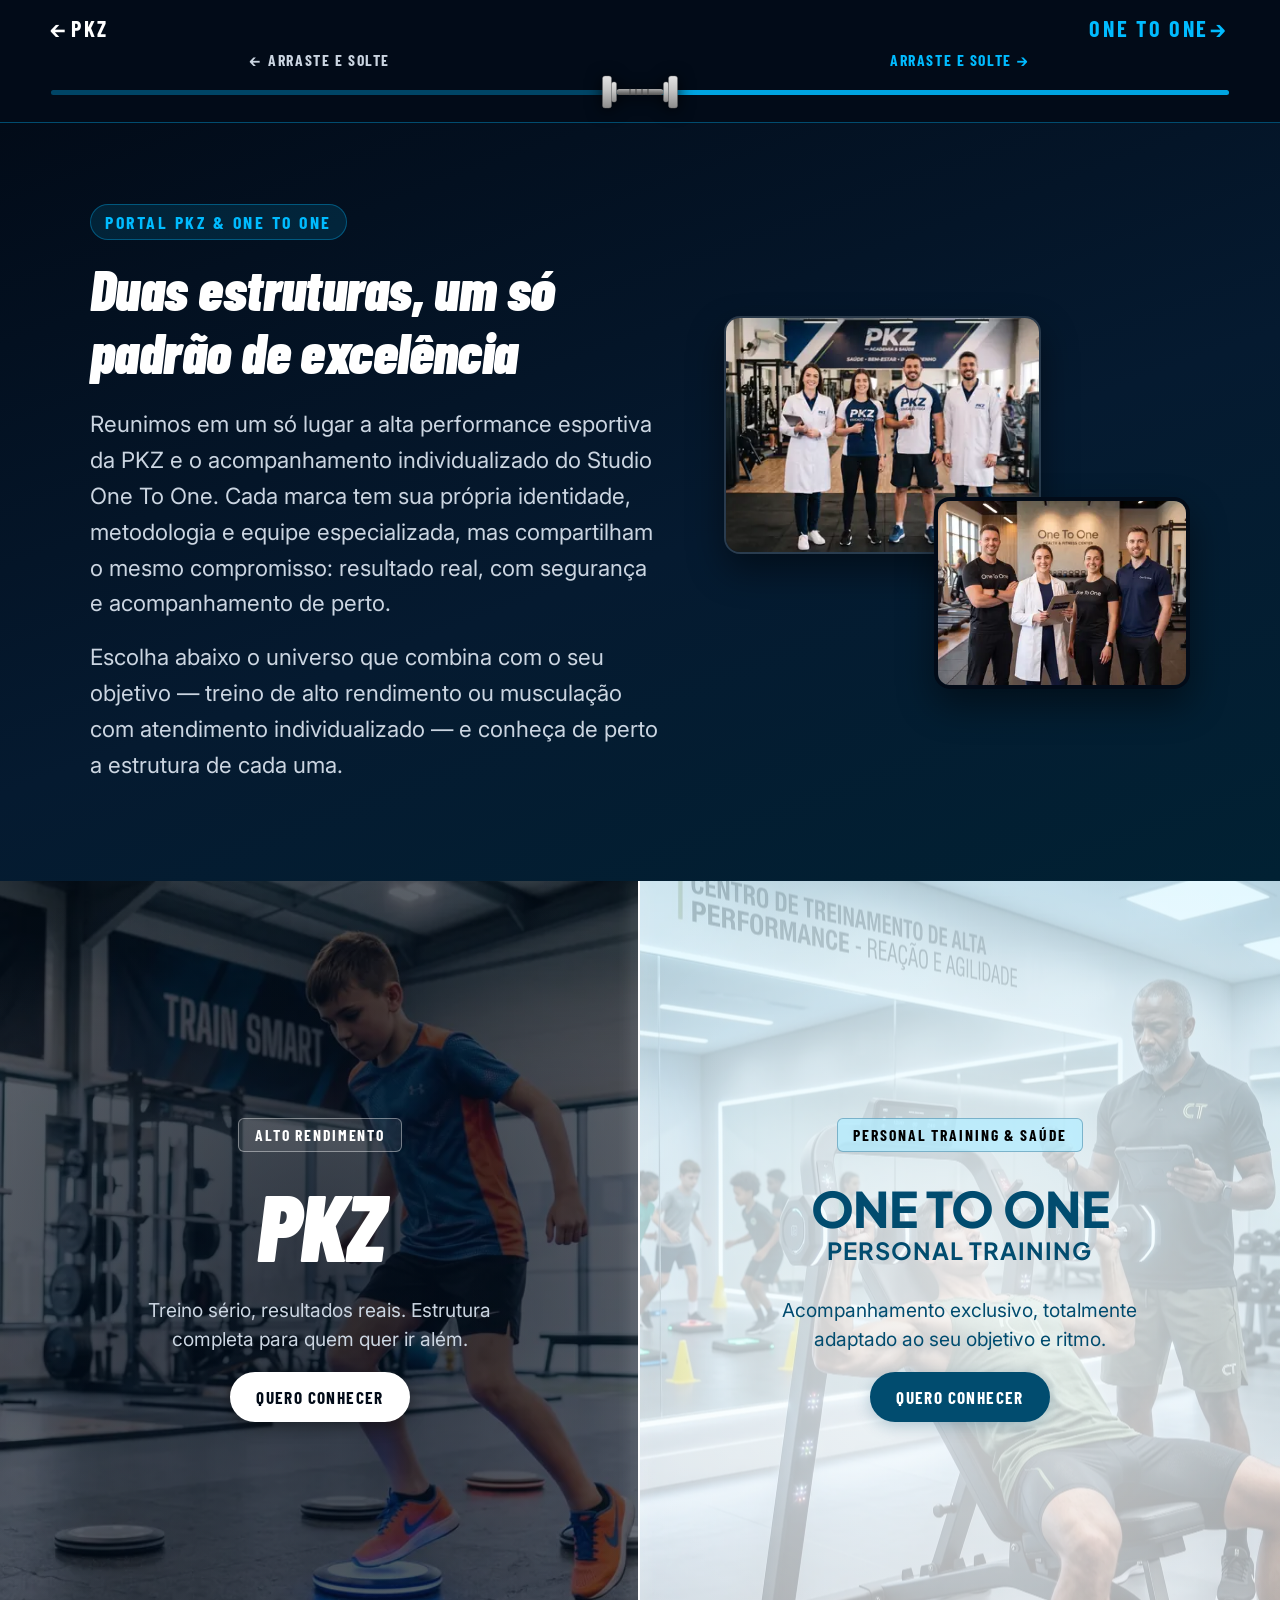
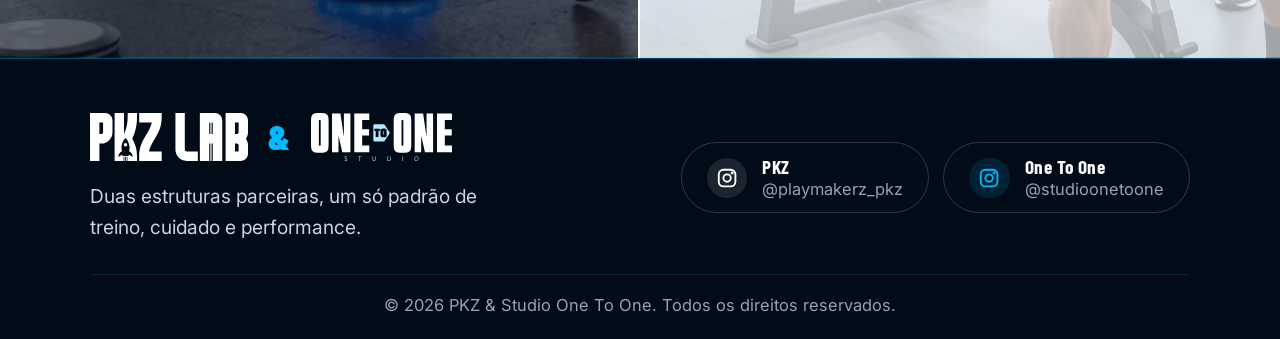
<file: index.html>
<!doctype html>
<html lang="pt-BR">
  <head>
    <meta charset="UTF-8" />
    <meta name="viewport" content="width=device-width, initial-scale=1.0" />
    <title>PKZ Lab &amp; Studio One To One | Treino na Barra da Tijuca, RJ</title>
    <meta
      name="description"
      content="PKZ Lab e Studio One To One: treino de alto rendimento e personal training com acompanhamento individual na Barra da Tijuca, Rio de Janeiro."
    />
    <meta property="og:type" content="website" />
    <meta property="og:title" content="PKZ Lab &amp; Studio One To One | Treino na Barra da Tijuca, RJ" />
    <meta
      property="og:description"
      content="PKZ Lab e Studio One To One: treino de alto rendimento e personal training com acompanhamento individual na Barra da Tijuca, Rio de Janeiro."
    />
    <meta property="og:locale" content="pt_BR" />
    <link rel="canonical" href="https://enzotrotto-ibmec.github.io/PFE-2026-2-Grupo-1-vanila/" />
    <meta property="og:url" content="https://enzotrotto-ibmec.github.io/PFE-2026-2-Grupo-1-vanila/" />
    <meta property="og:image" content="https://enzotrotto-ibmec.github.io/PFE-2026-2-Grupo-1-vanila/assets/img/pkz/EquipePKZ-1280.webp" />
    <meta name="theme-color" content="#020b18" />
    <link rel="icon" href="assets/icons/favicon.svg" type="image/svg+xml" />
    <link rel="preconnect" href="https://fonts.googleapis.com" />
    <link rel="preconnect" href="https://fonts.gstatic.com" crossorigin />
    <link
      href="https://fonts.googleapis.com/css2?family=Barlow+Condensed:ital,wght@0,700;0,900;1,900&family=Inter:wght@400;500;600;700&family=Plus+Jakarta+Sans:wght@700;800&display=swap"
      rel="stylesheet"
    />
    <link rel="stylesheet" href="css/portal.css" />
  </head>
  <body>
    <header id="bar">
      <div id="drag-hint">
        <div class="hint-box pkz-box" id="hint-pkz-box">
          <span class="hint-pkz">← arraste e solte</span>
        </div>
        <div class="hint-box oto-box">
          <span class="hint-oto">arraste e solte →</span>
        </div>
      </div>

      <!-- Nomes das empresas restaurados -->
      <div class="bar-labels">
        <a class="bar-label pkz" href="pages/pkz.html"><span aria-hidden="true">← </span>PKZ</a>
        <a class="bar-label oto" href="pages/one-to-one.html">ONE TO ONE<span aria-hidden="true"> →</span></a>
      </div>

      <p id="handle-help" class="visually-hidden">
        Use as setas para mover. Em uma das pontas, pressione Enter ou
        Espaço para entrar.
      </p>

      <div id="track-area">
        <div id="track">
          <div id="fill-l"></div>
          <div id="fill-r"></div>
        </div>

        <div
          id="handle"
          role="slider"
          aria-label="Seletor de marcas PKZ e One To One"
          aria-valuemin="0"
          aria-valuemax="100"
          aria-valuenow="50"
          aria-valuetext="Centro"
          aria-describedby="handle-help"
          tabindex="0"
        >
          <svg
            viewBox="0 0 76 36"
            xmlns="http://www.w3.org/2000/svg"
            aria-hidden="true"
          >
            <defs>
              <linearGradient id="pg" x1="0" y1="0" x2="0" y2="1">
                <stop offset="0%" stop-color="#e2e2e2" />
                <stop offset="45%" stop-color="#c4c4c4" />
                <stop offset="100%" stop-color="#8c8c8c" />
              </linearGradient>
              <linearGradient id="bg" x1="0" y1="0" x2="0" y2="1">
                <stop offset="0%" stop-color="#aaa" />
                <stop offset="55%" stop-color="#777" />
                <stop offset="100%" stop-color="#555" />
              </linearGradient>
            </defs>
            <rect
              x="0.5"
              y="2"
              width="9"
              height="32"
              rx="2.5"
              fill="url(#pg)"
              stroke="#666"
              stroke-width="0.4"
            />
            <rect
              x="9.5"
              y="8"
              width="5"
              height="20"
              rx="2"
              fill="url(#pg)"
              stroke="#777"
              stroke-width="0.4"
            />
            <rect
              x="14.5"
              y="15"
              width="47"
              height="6"
              rx="3"
              fill="url(#bg)"
            />
            <line
              x1="28"
              y1="15.5"
              x2="28"
              y2="20.5"
              stroke="#555"
              stroke-width="1.3"
              stroke-linecap="round"
            />
            <line
              x1="34"
              y1="15.5"
              x2="34"
              y2="20.5"
              stroke="#555"
              stroke-width="1.3"
              stroke-linecap="round"
            />
            <line
              x1="40"
              y1="15.5"
              x2="40"
              y2="20.5"
              stroke="#555"
              stroke-width="1.3"
              stroke-linecap="round"
            />
            <line
              x1="46"
              y1="15.5"
              x2="46"
              y2="20.5"
              stroke="#555"
              stroke-width="1.3"
              stroke-linecap="round"
            />
            <rect
              x="61.5"
              y="8"
              width="5"
              height="20"
              rx="2"
              fill="url(#pg)"
              stroke="#777"
              stroke-width="0.4"
            />
            <rect
              x="66.5"
              y="2"
              width="9"
              height="32"
              rx="2.5"
              fill="url(#pg)"
              stroke="#666"
              stroke-width="0.4"
            />
          </svg>
        </div>
      </div>
    </header>

    <main>
      <!-- ═══ APRESENTAÇÃO (Texto + Imagem) ═══ -->
      <section id="intro" aria-label="Apresentação">
        <div class="intro-inner">
          <div class="intro-text">
            <span class="intro-tag">Portal PKZ &amp; One To One</span>
            <h1>Duas estruturas, um só padrão de excelência</h1>
            <p>
              Reunimos em um só lugar a alta performance esportiva da PKZ e o
              acompanhamento individualizado do Studio One To One. Cada marca
              tem sua própria identidade, metodologia e equipe especializada,
              mas compartilham o mesmo compromisso: resultado real, com
              segurança e acompanhamento de perto.
            </p>
            <p>
              Escolha abaixo o universo que combina com o seu objetivo — treino
              de alto rendimento ou musculação com atendimento individualizado —
              e conheça de perto a estrutura de cada uma.
            </p>
          </div>

          <div class="intro-media" aria-hidden="true">
            <img class="intro-photo photo-pkz" src="assets/img/pkz/EquipePKZ-800.webp" srcset="assets/img/pkz/EquipePKZ-480.webp 480w, assets/img/pkz/EquipePKZ-800.webp 800w, assets/img/pkz/EquipePKZ-1280.webp 1280w" sizes="(max-width: 860px) 290px, 320px" alt="" width="2760" height="1504" decoding="async" loading="lazy" />
            <img class="intro-photo photo-oto" src="assets/img/one-to-one/equipe-800.webp" srcset="assets/img/one-to-one/equipe-480.webp 480w, assets/img/one-to-one/equipe-800.webp 800w, assets/img/one-to-one/equipe-1280.webp 1280w" sizes="(max-width: 860px) 235px, 260px" alt="" width="2760" height="1504" decoding="async" loading="lazy" />
          </div>
        </div>
      </section>

      <!-- ═══ ESCOLHA SEU UNIVERSO: barra do halter + painéis ═══ -->
      <section id="portal" aria-label="Escolha seu universo">
        <div id="stage">
          <section id="pkz" aria-label="Universo PKZ">
            <div class="p-inner">
              <div class="tag">Alto Rendimento</div>
              <div class="title-box">
                <h2>PKZ</h2>
              </div>
              <p>
                Treino sério, resultados reais. Estrutura completa para quem quer ir
                além.
              </p>

              <!-- Botão CTA PKZ -->
              <a
                href="pages/pkz.html"
                class="cta-button pkz-btn"
                id="btn-pkz-cta"
                >Quero conhecer</a
              >
            </div>
          </section>

          <div id="div-line" aria-hidden="true"></div>

          <section id="oto" aria-label="Universo One To One">
            <div class="p-inner">
              <div class="tag">Personal Training &amp; Saúde</div>
              <div class="title-box">
                <h2>ONE TO ONE</h2>
                <div class="sub">Personal Training</div>
              </div>
              <p>
                Acompanhamento exclusivo, totalmente adaptado ao seu objetivo e
                ritmo.
              </p>

              <!-- Botão CTA ONE TO ONE -->
              <a
                href="pages/one-to-one.html"
                class="cta-button oto-btn"
                id="btn-oto-cta"
                >Quero conhecer</a
              >
            </div>
          </section>
        </div>
      </section>
    </main>

    <div class="arrow-hint l" id="arr-l" aria-hidden="true">
      <svg
        width="24"
        height="24"
        viewBox="0 0 24 24"
        fill="none"
        xmlns="http://www.w3.org/2000/svg"
        aria-hidden="true"
      >
        <path
          d="M15 18L9 12L15 6"
          stroke="#ffffff"
          stroke-width="2.5"
          stroke-linecap="round"
          stroke-linejoin="round"
        />
        <path
          d="M15 18L9 12L15 6"
          stroke="#07111e"
          stroke-width="5"
          stroke-linecap="round"
          stroke-linejoin="round"
          opacity="0.6"
        />
      </svg>
    </div>
    <div class="arrow-hint r" id="arr-r" aria-hidden="true">
      <svg
        width="24"
        height="24"
        viewBox="0 0 24 24"
        fill="none"
        xmlns="http://www.w3.org/2000/svg"
        aria-hidden="true"
      >
        <path
          d="M9 6L15 12L9 18"
          stroke="#032b43"
          stroke-width="2.5"
          stroke-linecap="round"
          stroke-linejoin="round"
        />
        <path
          d="M9 6L15 12L9 18"
          stroke="#ffffff"
          stroke-width="5"
          stroke-linecap="round"
          stroke-linejoin="round"
          opacity="0.6"
        />
      </svg>
    </div>

    <div
      id="redir"
      hidden
      role="dialog"
      aria-modal="true"
      aria-labelledby="redir-name"
      aria-describedby="redir-sub"
    >
      <!-- js/portal.js põe o logo da marca escolhida; o nome em texto fica para o leitor de tela -->
      <h2 id="redir-name"><img id="redir-logo" src="assets/img/logos/pkz-lab-empilhado-branco.svg" alt="" /><span id="redir-text" class="visually-hidden">PKZ Lab</span></h2>
      <small id="redir-sub">redirecionando...</small>
      <button type="button" id="redir-cancel">Cancelar</button>
    </div>

    <!-- ═══ FOOTER ═══ -->
    <footer id="site-footer">
      <div class="footer-inner">
        <div class="footer-brand">
          <span class="footer-logo">
            <img src="assets/img/logos/pkz-lab-horizontal-branco.svg" alt="PKZ Lab" width="849" height="255" loading="lazy" />
            <span class="footer-amp" aria-hidden="true">&amp;</span><span class="visually-hidden"> e </span>
            <img src="assets/img/logos/one-to-one-branco.svg" alt="Studio One To One" width="140" height="47" loading="lazy" />
          </span>
          <p>
            Duas estruturas parceiras, um só padrão de treino, cuidado e
            performance.
          </p>
        </div>

        <div class="footer-social">
          <a
            class="social-card social-pkz"
            href="https://www.instagram.com/playmakerz_pkz/"
            target="_blank"
            rel="noopener noreferrer"
            aria-label="PKZ @playmakerz_pkz, Instagram (abre em nova aba)"
          >
            <span class="social-icon">
              <svg width="20" height="20" viewBox="0 0 24 24" fill="none" stroke="currentColor" stroke-width="2" stroke-linecap="round" stroke-linejoin="round" aria-hidden="true" focusable="false"><rect x="3" y="3" width="18" height="18" rx="5"></rect><circle cx="12" cy="12" r="4"></circle><circle cx="17.5" cy="6.5" r="0.6" fill="currentColor"></circle></svg>
            </span>
            <span class="social-text">
              <strong>PKZ</strong>
              <small>@playmakerz_pkz</small>
            </span>
          </a>

          <a
            class="social-card social-oto"
            href="https://www.instagram.com/studioonetoone/"
            target="_blank"
            rel="noopener noreferrer"
            aria-label="One To One @studioonetoone, Instagram (abre em nova aba)"
          >
            <span class="social-icon">
              <svg width="20" height="20" viewBox="0 0 24 24" fill="none" stroke="currentColor" stroke-width="2" stroke-linecap="round" stroke-linejoin="round" aria-hidden="true" focusable="false"><rect x="3" y="3" width="18" height="18" rx="5"></rect><circle cx="12" cy="12" r="4"></circle><circle cx="17.5" cy="6.5" r="0.6" fill="currentColor"></circle></svg>
            </span>
            <span class="social-text">
              <strong>One To One</strong>
              <small>@studioonetoone</small>
            </span>
          </a>
        </div>
      </div>

      <div class="footer-bottom">
        <span>&copy; 2026 PKZ &amp; Studio One To One. Todos os direitos reservados.</span>
      </div>
    </footer>

    <script src="js/portal.js"></script>
  </body>
</html>
</file>
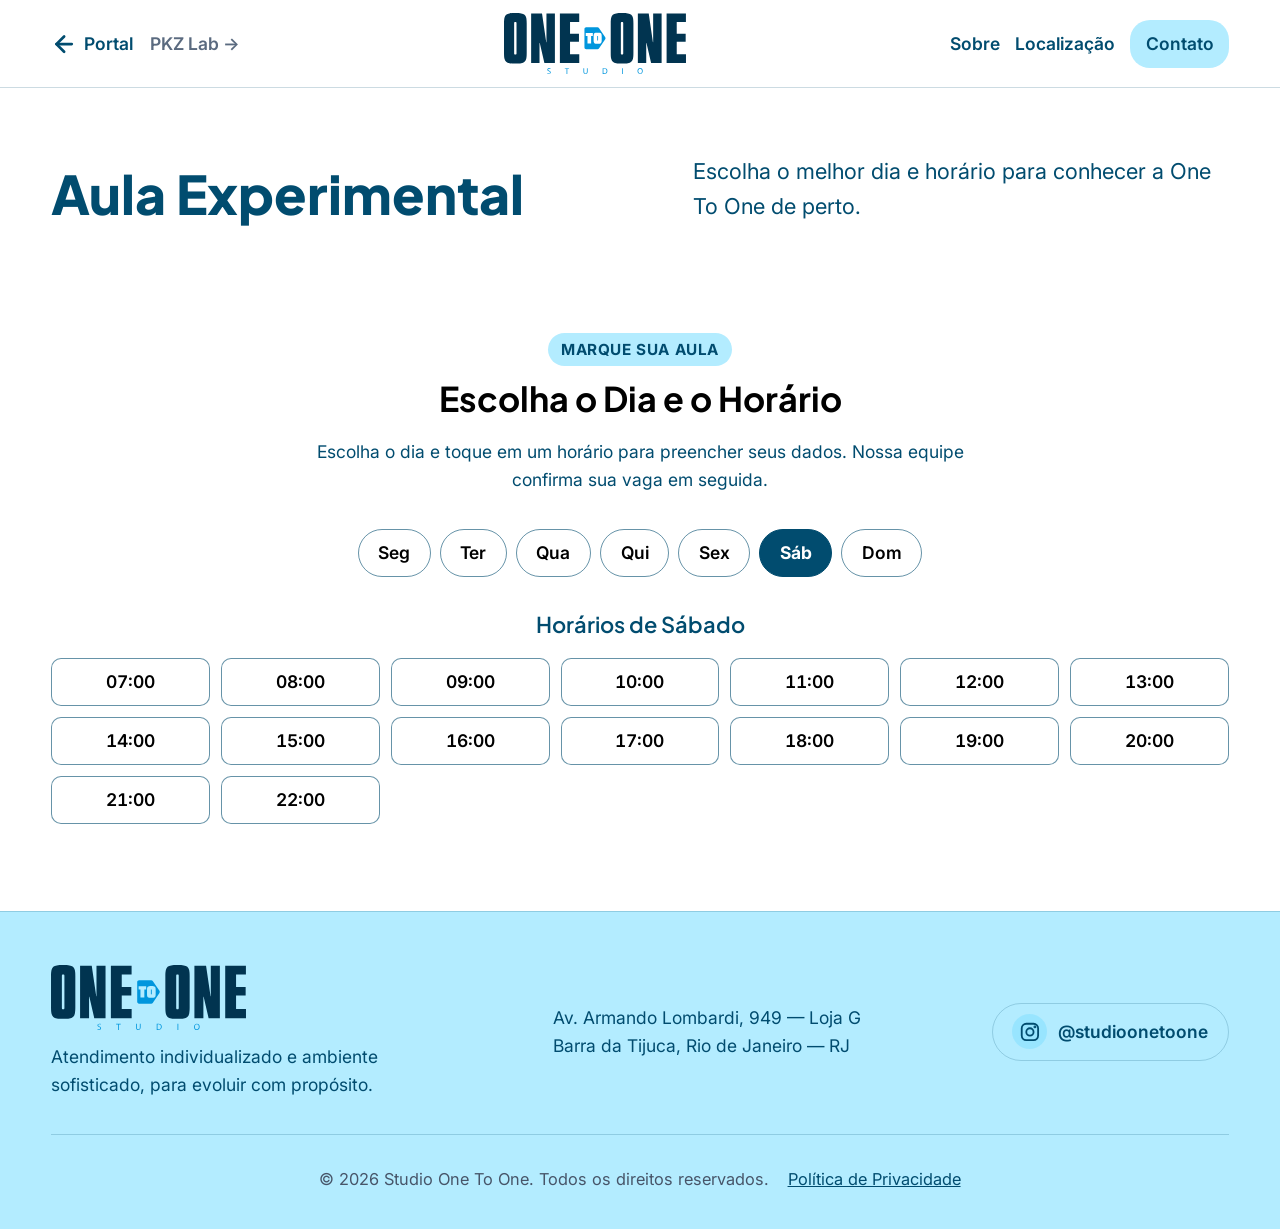
<file: pages/one-to-one-aula-experimental.html>
<!doctype html>
<html lang="pt-BR" data-brand="oto">
  <head>
    <meta charset="UTF-8" />
    <meta
      name="viewport"
      content="width=device-width, initial-scale=1.0"
    />
    <meta name="description" content="Agende sua aula experimental no Studio One To One, personal training na Barra da Tijuca, Rio de Janeiro. Escolha o melhor dia e horário." />
    <meta property="og:type" content="website" />
    <meta property="og:title" content="Aula Experimental | Studio One To One" />
    <meta property="og:description" content="Agende sua aula experimental no Studio One To One, personal training na Barra da Tijuca, Rio de Janeiro. Escolha o melhor dia e horário." />
    <meta property="og:locale" content="pt_BR" />
    <link rel="canonical" href="https://enzotrotto-ibmec.github.io/PFE-2026-2-Grupo-1-vanila/pages/one-to-one-aula-experimental.html" />
    <meta property="og:url" content="https://enzotrotto-ibmec.github.io/PFE-2026-2-Grupo-1-vanila/pages/one-to-one-aula-experimental.html" />
    <meta property="og:image" content="https://enzotrotto-ibmec.github.io/PFE-2026-2-Grupo-1-vanila/assets/img/one-to-one/equipe-1280.webp" />
    <meta name="theme-color" content="#ffffff" />
    <link rel="icon" href="../assets/icons/favicon.svg" type="image/svg+xml" />
    <title>Aula Experimental | Studio One To One</title>
    <link rel="preconnect" href="https://fonts.googleapis.com" />
    <link rel="preconnect" href="https://fonts.gstatic.com" crossorigin />
    <link
      href="https://fonts.googleapis.com/css2?family=Inter:wght@400;500;600;700&family=Plus+Jakarta+Sans:wght@400;500;600;700;800&display=swap"
      rel="stylesheet"
    />
    <link rel="stylesheet" href="../css/base.css" />
    <link rel="stylesheet" href="../css/one-to-one.css" />
    <link rel="stylesheet" href="../css/extras.css" />
  </head>
  <body>
    <a class="skip-link" href="#main">Pular para o conteúdo</a>
    <header class="site-header">
      <nav class="navbar" aria-label="Principal">
        <div class="nav-left">
          <a
            href="../index.html"
            class="back-link"
            aria-label="Voltar para o Portal"
          >
            <svg
              class="back-arrow-icon"
              width="24"
              height="24"
              viewBox="0 0 24 24"
              fill="none"
              stroke="currentColor"
              stroke-width="2.5"
              stroke-linecap="round"
              stroke-linejoin="round"
              aria-hidden="true"
            >
              <line x1="19" y1="12" x2="5" y2="12"></line>
              <polyline points="12 19 5 12 12 5"></polyline>
            </svg>
            <span class="back-text">Portal</span>
          </a>
          <a
            href="pkz.html"
            class="cross-brand-nav-link"
            >PKZ Lab →</a
          >
        </div>

        <div class="nav-center">
          <a href="one-to-one.html" class="brand-logo-link" aria-label="Studio One To One — página inicial">
            <img class="brand-logo" src="../assets/img/logos/one-to-one-petroleo.svg" alt="" width="140" height="47" />
          </a>
        </div>

        <div class="nav-right">
          <button
            id="mobile-menu-btn"
            class="menu-toggle"
            aria-label="Menu de navegação"
            aria-expanded="false"
            aria-controls="primary-navigation"
          >
            <span class="hamburger-bar"></span>
            <span class="hamburger-bar"></span>
            <span class="hamburger-bar"></span>
          </button>
          <ul id="primary-navigation" class="nav-links">
            <li><a href="one-to-one.html#sobre" class="nav-link">Sobre</a></li>
            <li><a href="one-to-one.html#location" class="nav-link">Localização</a></li>
            <li>
              <a
                href="#contact"
                id="open-contact-modal"
                class="nav-link nav-link-highlight"
                >Contato</a
              >
            </li>
          </ul>
        </div>
      </nav>
    </header>

    <main id="main" tabindex="-1">
      <section id="aula-hero" class="hero-section">
        <div class="hero-content">
          <h1>Aula Experimental</h1>
          <p>Escolha o melhor dia e horário para conhecer a One To One de perto.</p>
        </div>
      </section>

      <section id="agenda" class="schedule-section">
        <span class="section-tag">Marque sua Aula</span>
        <h2>Escolha o Dia e o Horário</h2>
        <p class="schedule-intro">
          Escolha o dia e toque em um horário para preencher seus dados. Nossa
          equipe confirma sua vaga em seguida.
        </p>

        <div id="day-chips" class="day-chips" role="group" aria-label="Escolha o dia"></div>
        <h3 id="time-heading" class="time-heading" aria-live="polite"></h3>
        <ul id="time-list" class="time-list" aria-labelledby="time-heading"></ul>
        <!-- Sem JavaScript o número não vem de data.js: manter igual a whatsapp em js/data.js -->
        <noscript>
          <p class="schedule-intro">
            Ative o JavaScript ou fale conosco pelo
            <a href="https://wa.me/5521000000000">WhatsApp</a>.
          </p>
        </noscript>
      </section>
    </main>

    <dialog id="booking-modal" class="modal-dialog" aria-labelledby="booking-modal-title">
      <div class="modal-box">
        <button
          id="booking-close-modal"
          class="modal-close"
          aria-label="Fechar janela"
        >
          &times;
        </button>
        <div class="modal-header">
          <span class="modal-badge" id="booking-slot-badge"
            >Segunda-feira · 07:00</span
          >
          <h2 id="booking-modal-title">Confirme sua Aula Experimental</h2>
          <p>Preencha seus dados: abriremos o WhatsApp com o seu pedido pronto para enviar.</p>
        </div>
        <form id="booking-form" class="modal-body" novalidate>
          <label for="booking-modality" class="modal-label">Modalidade</label>
          <select id="booking-modality" aria-describedby="booking-error" class="modal-input" required autofocus>
            <option value="">Selecione</option>
          </select>

          <label for="booking-name" class="modal-label">Nome completo</label>
          <input
            type="text"
            id="booking-name" aria-describedby="booking-error"
            class="modal-input"
            placeholder="Digite seu nome completo"
            autocomplete="name"
            required
          />

          <label for="booking-phone" class="modal-label"
            >Telefone / WhatsApp</label
          >
          <input
            type="tel"
            id="booking-phone" aria-describedby="booking-error"
            class="modal-input"
            placeholder="(21) 90000-0000"
            autocomplete="tel"
            required
          />

          <label for="booking-cpf" class="modal-label">CPF</label>
          <input
            type="text"
            id="booking-cpf"
            class="modal-input"
            placeholder="000.000.000-00"
            inputmode="numeric"
            maxlength="14"
            aria-describedby="booking-cpf-hint booking-error"
            required
          />
          <p id="booking-cpf-hint" class="modal-hint">Só números; a pontuação entra sozinha.</p>

          <label for="booking-notes" class="modal-label"
            >Dúvida ou observação (opcional)</label
          >
          <textarea
            id="booking-notes"
            class="modal-input"
            rows="3"
            placeholder="Alguma informação que queira compartilhar?"
          ></textarea>

          <label class="booking-consent">
            <input type="checkbox" id="booking-consent" required />
            <span>Autorizo o uso dos meus dados, inclusive o CPF, apenas para o agendamento e o controle interno da One To One. Veja a <a href="privacidade.html" target="_blank" rel="noopener noreferrer" aria-label="Política de Privacidade (abre em nova aba)" class="text-link">Política de Privacidade</a>.</span>
          </label>

          <p id="booking-error" class="booking-error" role="alert" hidden></p>
          <button type="submit" class="btn btn-modal">Enviar pelo WhatsApp →</button>
        </form>
        <div id="booking-confirmation" class="booking-confirmation" hidden>
          <p id="booking-confirmation-text" role="status"></p>
          <button type="button" id="booking-done-btn" class="btn btn-modal">
            Fechar
          </button>
        </div>
      </div>
    </dialog>

    <dialog id="contact" class="modal-dialog" aria-labelledby="modal-title">
      <div class="modal-box">
        <button id="close-modal" class="modal-close" aria-label="Fechar janela">
          &times;
        </button>
        <div class="modal-header">
          <span class="modal-badge">Fale Conosco</span>
          <h2 id="modal-title">Inicie sua Jornada</h2>
          <p>
            Fale diretamente com nosso time pelo WhatsApp e agende sua
            avaliação.
          </p>
        </div>
        <div class="modal-body">
          <label for="name" class="modal-label"
            >Como gostaria de ser chamado?</label
          >
          <input
            type="text"
            id="name"
            autofocus
            class="modal-input"
            placeholder="Digite seu nome"
            autocomplete="name"
          />
          <button id="whatsapp-cta" class="btn btn-modal">
            Falar com Consultor →
          </button>
        </div>
      </div>
    </dialog>

    <footer class="site-footer-page">
      <div class="footer-inner">
        <div class="footer-brand">
          <img class="footer-logo" src="../assets/img/logos/one-to-one-petroleo.svg" alt="Studio One To One" width="140" height="47" loading="lazy" />
          <p>
            Atendimento individualizado e ambiente sofisticado, para evoluir
            com propósito.
          </p>
        </div>

        <div class="footer-contact">
          <p>
            Av. Armando Lombardi, 949 — Loja G<br />
            Barra da Tijuca, Rio de Janeiro — RJ
          </p>
        </div>

        <a
          class="footer-social"
          href="https://www.instagram.com/studioonetoone/"
          target="_blank"
          rel="noopener noreferrer"
          aria-label="Instagram @studioonetoone (abre em nova aba)"
        >
          <span class="footer-social-icon">
            <svg width="20" height="20" viewBox="0 0 24 24" fill="none" stroke="currentColor" stroke-width="2" stroke-linecap="round" stroke-linejoin="round" aria-hidden="true" focusable="false"><rect x="3" y="3" width="18" height="18" rx="5"></rect><circle cx="12" cy="12" r="4"></circle><circle cx="17.5" cy="6.5" r="0.6" fill="currentColor"></circle></svg>
          </span>
          <span>@studioonetoone</span>
        </a>
      </div>

      <div class="footer-bottom">
        <span>&copy; 2026 Studio One To One. Todos os direitos reservados.</span>
        <a class="footer-legal" href="privacidade.html">Política de Privacidade</a>
      </div>
    </footer>

    <aside class="floating-actions" aria-label="Atalhos da página">
      <button id="back-to-top" class="back-to-top" aria-label="Voltar ao topo">
        <svg
          width="24"
          height="24"
          viewBox="0 0 24 24"
          fill="none"
          stroke="currentColor"
          stroke-width="2.5"
          stroke-linecap="round"
          stroke-linejoin="round"
          aria-hidden="true"
        >
          <path d="M12 19V5M5 12l7-7 7 7" />
        </svg>
      </button>
    </aside>

    <script src="../js/data.js" defer></script>
    <script src="../js/main.js" defer></script>
    <script src="../js/agendamento.js" defer></script>
  </body>
</html>
</file>
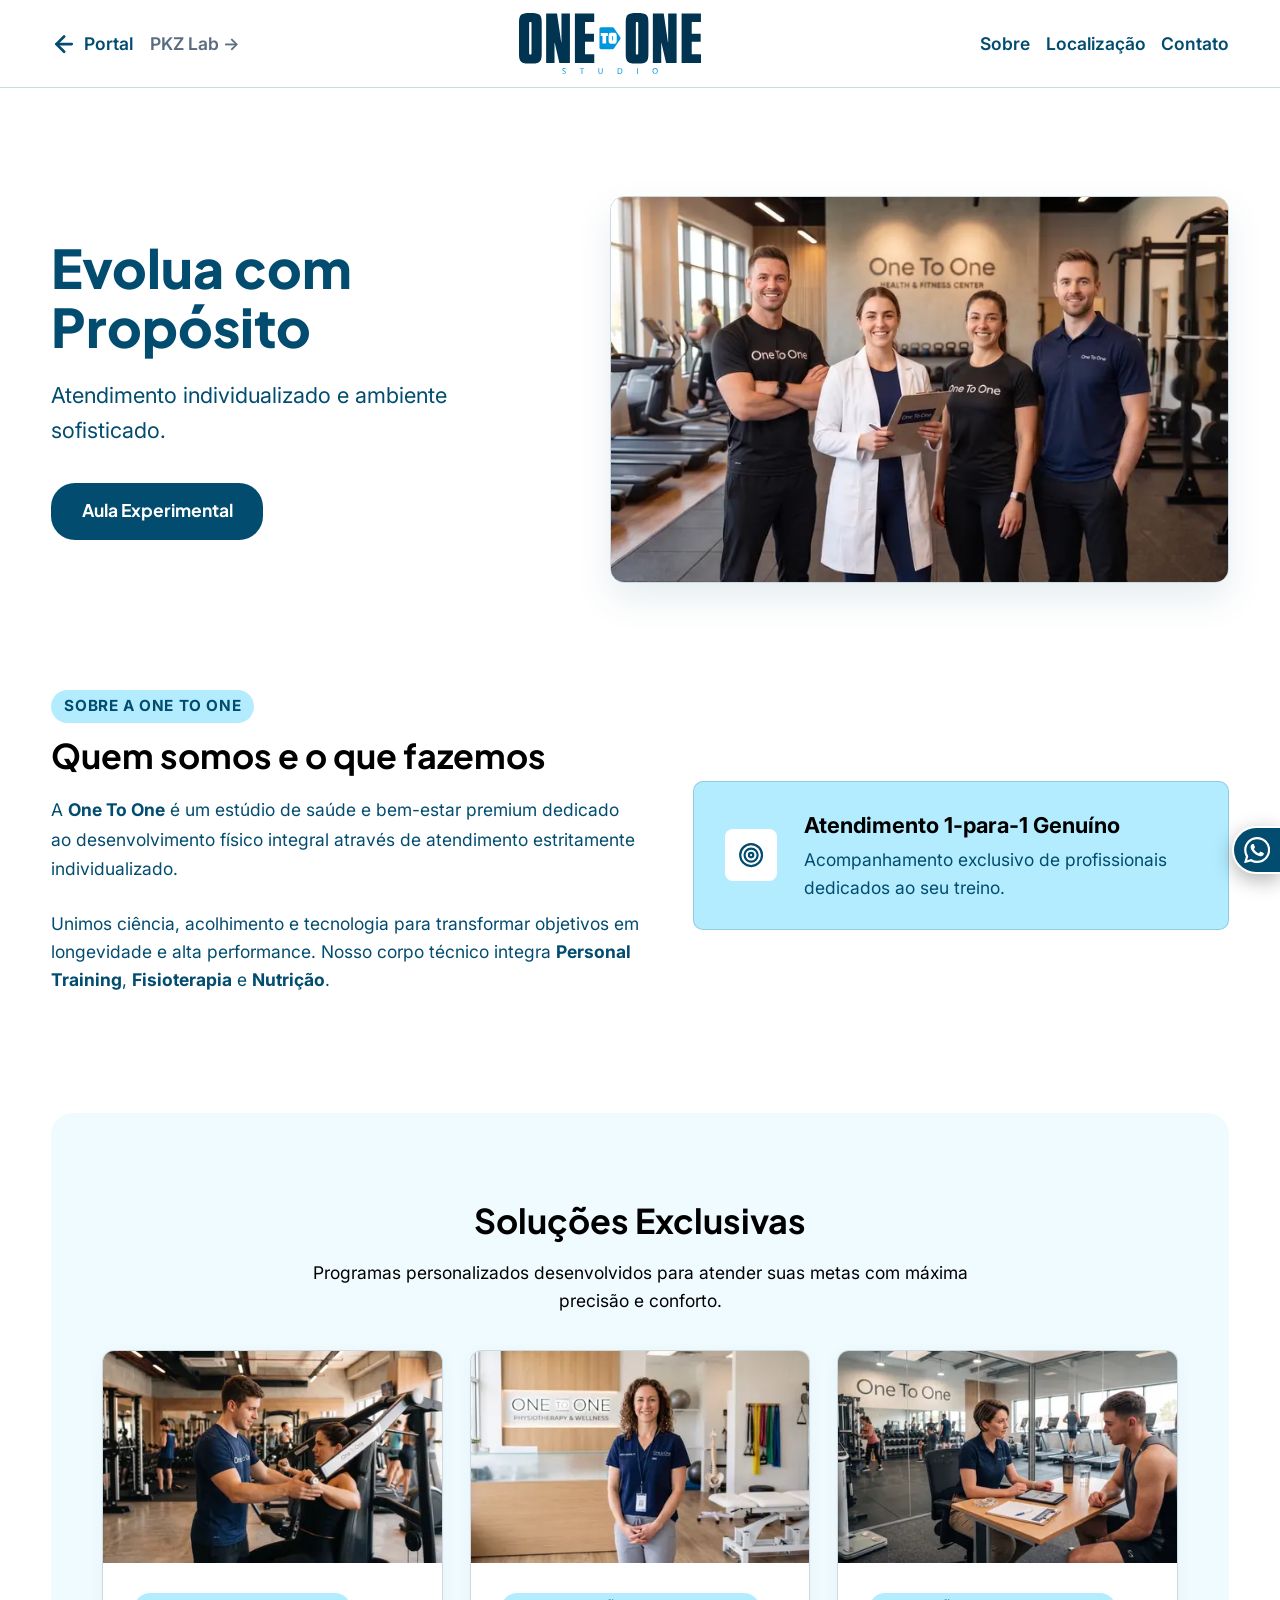
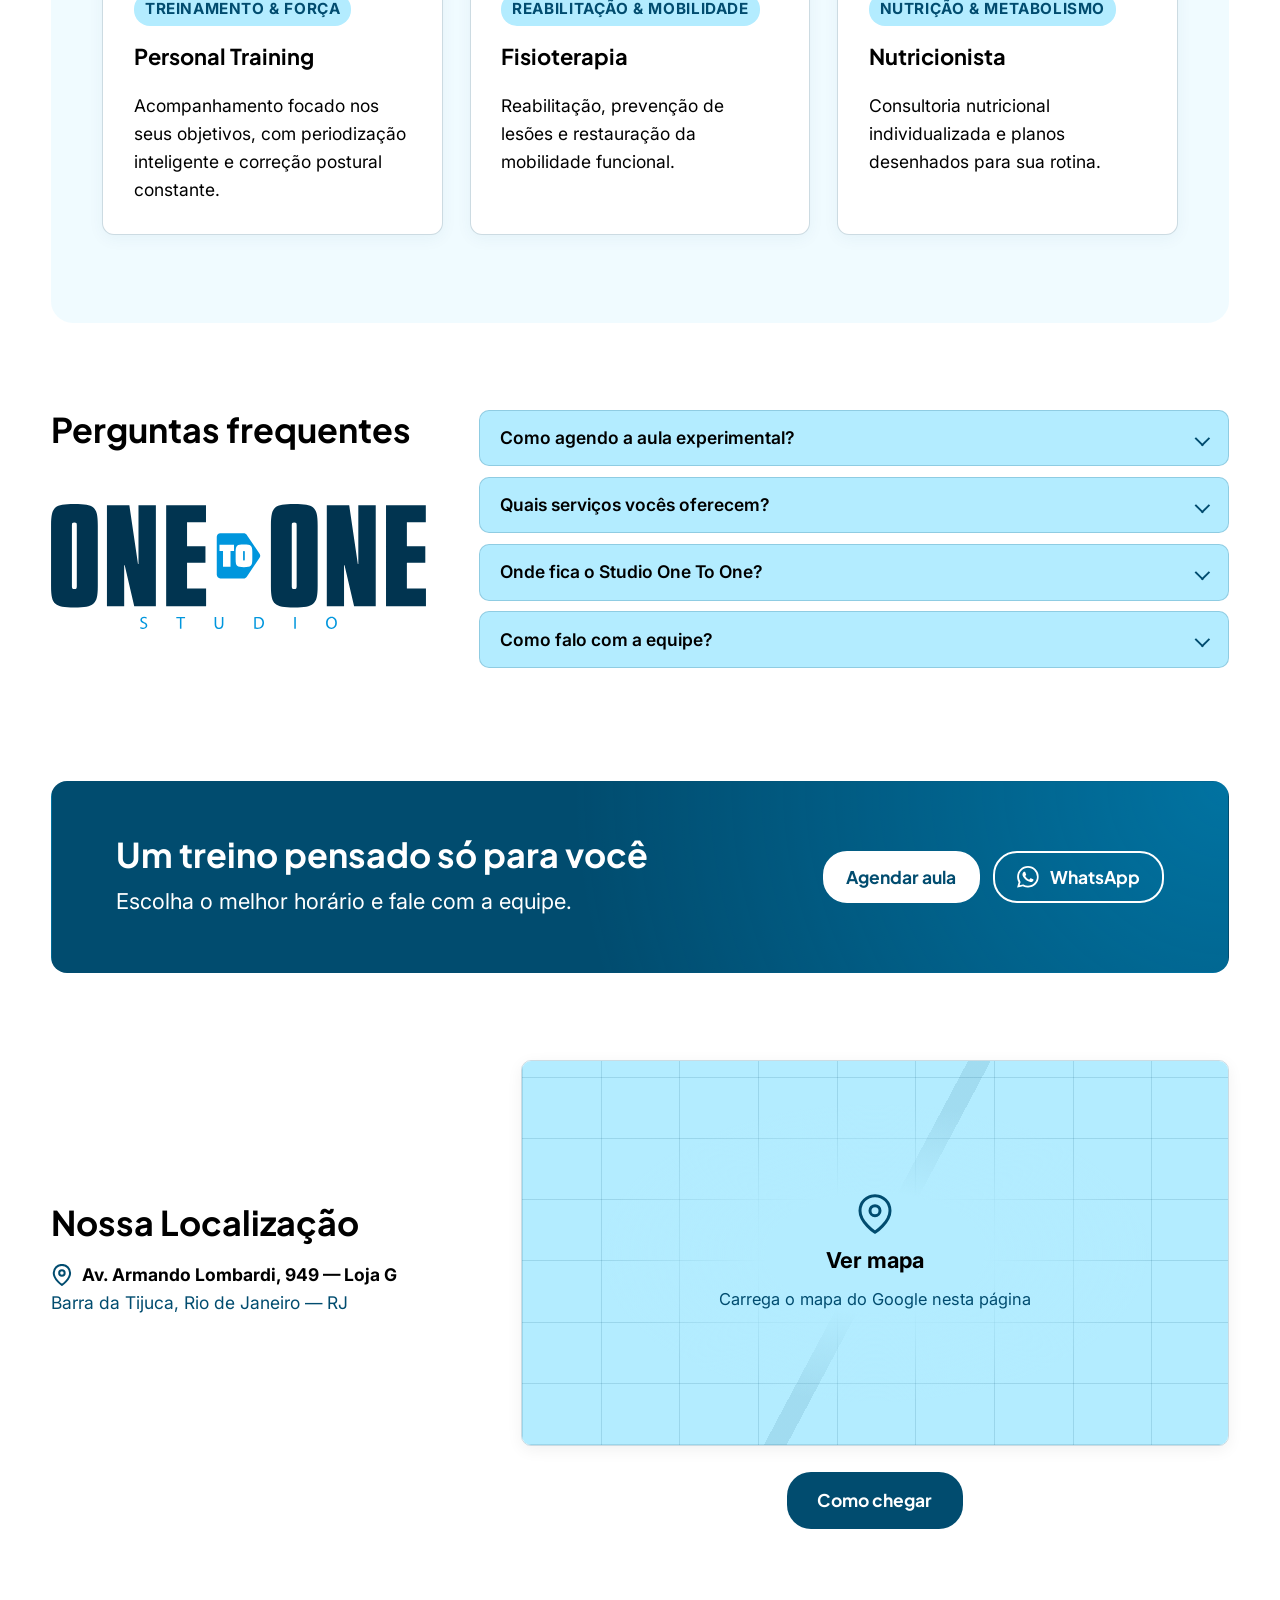
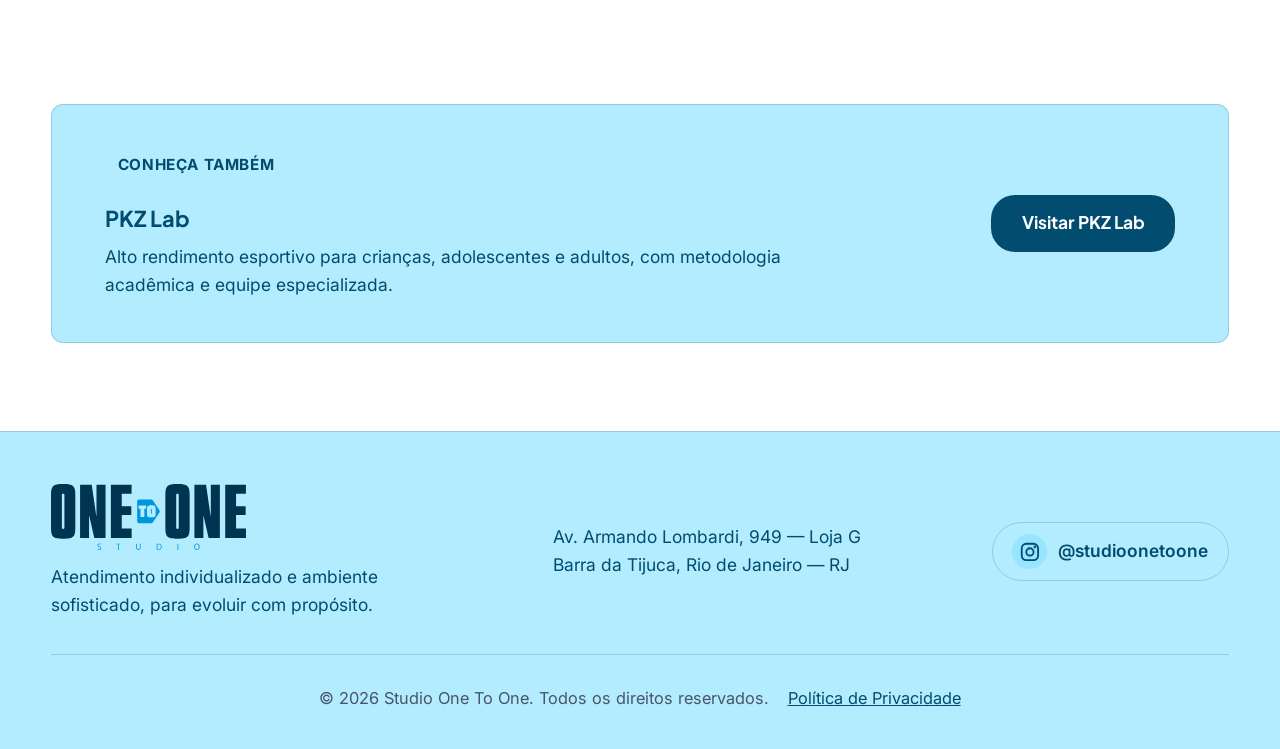
<file: pages/one-to-one.html>
<!doctype html>
<html lang="pt-BR" data-brand="oto">
  <head>
    <meta charset="UTF-8" />
    <meta
      name="viewport"
      content="width=device-width, initial-scale=1.0"
    />
    <meta name="description" content="Studio One To One: personal training individualizado em ambiente sofisticado na Barra da Tijuca, Rio de Janeiro. Agende sua aula experimental." />
    <meta property="og:type" content="website" />
    <meta property="og:title" content="Studio One To One | Personal Training na Barra da Tijuca" />
    <meta property="og:description" content="Studio One To One: personal training individualizado em ambiente sofisticado na Barra da Tijuca, Rio de Janeiro. Agende sua aula experimental." />
    <meta property="og:locale" content="pt_BR" />
    <link rel="canonical" href="https://enzotrotto-ibmec.github.io/PFE-2026-2-Grupo-1-vanila/pages/one-to-one.html" />
    <meta property="og:url" content="https://enzotrotto-ibmec.github.io/PFE-2026-2-Grupo-1-vanila/pages/one-to-one.html" />
    <meta property="og:image" content="https://enzotrotto-ibmec.github.io/PFE-2026-2-Grupo-1-vanila/assets/img/one-to-one/equipe-1280.webp" />
    <script type="application/ld+json">
    {
      "@context": "https://schema.org",
      "@type": "HealthClub",
      "name": "Studio One To One",
      "description": "Personal training, fisioterapia e nutrição com atendimento individualizado.",
      "sameAs": [
        "https://www.instagram.com/studioonetoone/"
      ],
      "logo": "https://enzotrotto-ibmec.github.io/PFE-2026-2-Grupo-1-vanila/assets/img/logos/one-to-one-petroleo.svg",
      "url": "https://enzotrotto-ibmec.github.io/PFE-2026-2-Grupo-1-vanila/pages/one-to-one.html",
      "image": "https://enzotrotto-ibmec.github.io/PFE-2026-2-Grupo-1-vanila/assets/img/one-to-one/equipe-1280.webp",
      "address": {
        "@type": "PostalAddress",
        "streetAddress": "Av. Armando Lombardi, 949 — Loja G",
        "addressLocality": "Rio de Janeiro",
        "addressRegion": "RJ",
        "addressCountry": "BR"
      }
    }
    </script>
    <meta name="theme-color" content="#ffffff" />
    <link rel="icon" href="../assets/icons/favicon.svg" type="image/svg+xml" />
    <title>Studio One To One | Personal Training na Barra da Tijuca</title>
    <link rel="preconnect" href="https://fonts.googleapis.com" />
    <link rel="preconnect" href="https://fonts.gstatic.com" crossorigin />
    <link
      href="https://fonts.googleapis.com/css2?family=Inter:wght@400;500;600;700&family=Plus+Jakarta+Sans:wght@400;500;600;700;800&display=swap"
      rel="stylesheet"
    />
    <link rel="stylesheet" href="../css/base.css" />
    <link rel="stylesheet" href="../css/one-to-one.css" />
    <link rel="stylesheet" href="../css/cta.css" />
    <link rel="stylesheet" href="../css/extras.css" />
    <!-- Sem JS a prévia do mapa não funcionaria: some e fica só o iframe do <noscript> -->
    <noscript><style>.map-facade { display: none; }</style></noscript>
  </head>
  <body>
    <a class="skip-link" href="#main">Pular para o conteúdo</a>
    <svg width="0" height="0" style="position: absolute" aria-hidden="true" focusable="false">
      <symbol id="icon-whatsapp" viewBox="0 0 24 24">
        <path d="M17.472 14.382c-.297-.149-1.758-.867-2.03-.967-.273-.099-.471-.148-.67.15-.197.297-.767.966-.94 1.164-.173.199-.347.223-.644.075-.297-.15-1.255-.463-2.39-1.475-.883-.788-1.48-1.761-1.653-2.059-.173-.297-.018-.458.13-.606.134-.133.298-.347.446-.52.149-.174.198-.298.298-.497.099-.198.05-.371-.025-.52-.075-.149-.669-1.612-.916-2.207-.242-.579-.487-.5-.669-.51-.173-.008-.371-.01-.57-.01-.198 0-.52.074-.792.372-.272.297-1.04 1.016-1.04 2.479 0 1.462 1.065 2.875 1.213 3.074.149.198 2.096 3.2 5.077 4.487.709.306 1.262.489 1.694.625.712.227 1.36.195 1.871.118.571-.085 1.758-.719 2.006-1.413.248-.694.248-1.289.173-1.413-.074-.124-.272-.198-.57-.347m-5.421 7.403h-.004a9.87 9.87 0 01-5.031-1.378l-.361-.214-3.741.982.998-3.648-.235-.374a9.86 9.86 0 01-1.51-5.26c.001-5.45 4.436-9.884 9.888-9.884 2.64 0 5.122 1.03 6.988 2.898a9.825 9.825 0 012.893 6.994c-.003 5.45-4.437 9.884-9.885 9.884m8.413-18.297A11.815 11.815 0 0012.05 0C5.495 0 .16 5.335.157 11.892c0 2.096.547 4.142 1.588 5.945L.057 24l6.305-1.654a11.882 11.882 0 005.683 1.448h.005c6.554 0 11.89-5.335 11.893-11.893a11.821 11.821 0 00-3.48-8.413z"></path>
      </symbol>
    </svg>
    <header class="site-header">
      <nav class="navbar" aria-label="Principal">
        <div class="nav-left">
          <a
            href="../index.html"
            class="back-link"
            aria-label="Voltar para o Portal"
          >
            <svg
              class="back-arrow-icon"
              width="24"
              height="24"
              viewBox="0 0 24 24"
              fill="none"
              stroke="currentColor"
              stroke-width="2.5"
              stroke-linecap="round"
              stroke-linejoin="round"
              aria-hidden="true"
            >
              <line x1="19" y1="12" x2="5" y2="12"></line>
              <polyline points="12 19 5 12 12 5"></polyline>
            </svg>
            <span class="back-text">Portal</span>
          </a>
          <a
            href="pkz.html"
            class="cross-brand-nav-link"
            >PKZ Lab →</a
          >
        </div>

        <div class="nav-center">
          <a href="#home" class="brand-logo-link" aria-label="Studio One To One — página inicial">
            <img class="brand-logo" src="../assets/img/logos/one-to-one-petroleo.svg" alt="" width="140" height="47" />
          </a>
        </div>

        <div class="nav-right">
          <button
            id="mobile-menu-btn"
            class="menu-toggle"
            aria-label="Menu de navegação"
            aria-expanded="false"
            aria-controls="primary-navigation"
          >
            <span class="hamburger-bar"></span>
            <span class="hamburger-bar"></span>
            <span class="hamburger-bar"></span>
          </button>
          <ul id="primary-navigation" class="nav-links">
            <li><a href="#sobre" class="nav-link">Sobre</a></li>
            <li><a href="#location" class="nav-link">Localização</a></li>
            <li>
              <a
                href="#contact"
                id="open-contact-modal"
                class="nav-link"
                >Contato</a
              >
            </li>
          </ul>
        </div>
      </nav>
    </header>

    <main id="main" tabindex="-1">
      <section id="home" class="hero-section">
        <div class="hero-content">
          <h1>Evolua com Propósito</h1>
          <p>Atendimento individualizado e ambiente sofisticado.</p>
          <div class="hero-actions">
            <a href="one-to-one-aula-experimental.html" class="btn btn-primary">
              Aula Experimental
            </a>
          </div>
        </div>
        <div class="hero-image">
          <img src="../assets/img/one-to-one/equipe-800.webp" srcset="../assets/img/one-to-one/equipe-480.webp 480w, ../assets/img/one-to-one/equipe-800.webp 800w, ../assets/img/one-to-one/equipe-1280.webp 1280w" sizes="(max-width: 860px) calc(100vw - 48px), (max-width: 1128px) calc((100vw - 96px) * 0.535), 526px" alt="Equipe multidisciplinar" width="2760" height="1504" decoding="async" fetchpriority="high" />
        </div>
      </section>

      <section id="sobre" class="about-section">
        <div class="about-container">
          <div class="about-content-col">
            <span class="section-tag">Sobre a One To One</span>
            <h2>Quem somos e o que fazemos</h2>
            <p class="about-lead">
              A <strong>One To One</strong> é um estúdio de saúde e bem-estar
              premium dedicado ao desenvolvimento físico integral através de
              atendimento estritamente individualizado.
            </p>
            <p>
              Unimos ciência, acolhimento e tecnologia para transformar
              objetivos em longevidade e alta performance. Nosso corpo técnico
              integra <strong>Personal Training</strong>,
              <strong>Fisioterapia</strong> e <strong>Nutrição</strong>.
            </p>
            <div class="about-highlights">
              <div class="highlight-item">
                <span class="highlight-icon">
                  <svg
                    class="highlight-svg"
                    width="20"
                    height="20"
                    viewBox="0 0 24 24"
                    fill="none"
                    stroke="currentColor"
                    stroke-width="2"
                    stroke-linecap="round"
                    stroke-linejoin="round"
                    aria-hidden="true"
                  >
                    <circle cx="12" cy="12" r="10"></circle>
                    <circle cx="12" cy="12" r="6"></circle>
                    <circle cx="12" cy="12" r="2"></circle>
                  </svg>
                </span>
                <div>
                  <strong>Atendimento 1-para-1 Genuíno</strong>
                  <p>
                    Acompanhamento exclusivo de profissionais dedicados ao seu
                    treino.
                  </p>
                </div>
              </div>
            </div>
          </div>
        </div>
      </section>

      <section id="services" class="services-section">
        <h2>Soluções Exclusivas</h2>
        <p class="services-subtitle">
          Programas personalizados desenvolvidos para atender suas metas com
          máxima precisão e conforto.
        </p>
        <div class="card-grid">
          <article class="service-card">
            <div class="service-img-wrapper">
              <img src="../assets/img/one-to-one/personal-training-800.webp" srcset="../assets/img/one-to-one/personal-training-480.webp 480w, ../assets/img/one-to-one/personal-training-800.webp 800w, ../assets/img/one-to-one/personal-training-1280.webp 1280w" sizes="(max-width: 640px) calc(100vw - 36px), (max-width: 973px) calc((100vw - 76px) / 2), (max-width: 1000px) calc((100vw - 104px) / 3), 299px" alt="Personal Training" width="2760" height="1504" decoding="async" loading="lazy" />
            </div>
            <div class="service-body">
              <span class="service-tag">Treinamento &amp; Força</span>
              <h3>Personal Training</h3>
              <p>
                Acompanhamento focado nos seus objetivos, com periodização
                inteligente e correção postural constante.
              </p>
            </div>
          </article>
          <article class="service-card">
            <div class="service-img-wrapper">
              <img src="../assets/img/one-to-one/fisioterapia-800.webp" srcset="../assets/img/one-to-one/fisioterapia-480.webp 480w, ../assets/img/one-to-one/fisioterapia-800.webp 800w, ../assets/img/one-to-one/fisioterapia-1280.webp 1280w" sizes="(max-width: 640px) calc(100vw - 36px), (max-width: 973px) calc((100vw - 76px) / 2), (max-width: 1000px) calc((100vw - 104px) / 3), 299px" alt="Fisioterapia" width="2760" height="1504" decoding="async" loading="lazy" />
            </div>
            <div class="service-body">
              <span class="service-tag">Reabilitação &amp; Mobilidade</span>
              <h3>Fisioterapia</h3>
              <p>
                Reabilitação, prevenção de lesões e restauração da mobilidade
                funcional.
              </p>
            </div>
          </article>
          <article class="service-card">
            <div class="service-img-wrapper">
              <img src="../assets/img/one-to-one/nutricao-800.webp" srcset="../assets/img/one-to-one/nutricao-480.webp 480w, ../assets/img/one-to-one/nutricao-800.webp 800w, ../assets/img/one-to-one/nutricao-1280.webp 1280w" sizes="(max-width: 640px) calc(100vw - 36px), (max-width: 973px) calc((100vw - 76px) / 2), (max-width: 1000px) calc((100vw - 104px) / 3), 299px" alt="Nutricionista" width="2760" height="1504" decoding="async" loading="lazy" />
            </div>
            <div class="service-body">
              <span class="service-tag">Nutrição &amp; Metabolismo</span>
              <h3>Nutricionista</h3>
              <p>
                Consultoria nutricional individualizada e planos desenhados para
                sua rotina.
              </p>
            </div>
          </article>
        </div>
      </section>

      <section id="faq" class="faq" aria-labelledby="faq-title">
        <h2 id="faq-title">Perguntas frequentes</h2>
        <img class="faq-logo" src="../assets/img/logos/one-to-one-petroleo.svg" alt="" width="140" height="47" loading="lazy" />
        <div class="faq-list">
          <details class="faq-item">
            <summary>Como agendo a aula experimental?</summary>
            <p>Escolha o dia e o horário na página <a href="one-to-one-aula-experimental.html">Aula Experimental</a> e envie o pedido pelo WhatsApp.</p>
          </details>
          <details class="faq-item">
            <summary>Quais serviços vocês oferecem?</summary>
            <p>Personal Training, Fisioterapia e Nutrição, com atendimento individualizado.</p>
          </details>
          <details class="faq-item">
            <summary>Onde fica o Studio One To One?</summary>
            <p>Av. Armando Lombardi, 949 — Loja G, Barra da Tijuca, Rio de Janeiro — RJ.</p>
          </details>
          <details class="faq-item">
            <summary>Como falo com a equipe?</summary>
            <p>Pelo WhatsApp, usando o botão desta página, ou pelo Instagram <a href="https://www.instagram.com/studioonetoone/" target="_blank" rel="noopener noreferrer" aria-label="Instagram @studioonetoone (abre em nova aba)">@studioonetoone</a>.</p>
          </details>
        </div>
      </section>

      <section class="cta-band" aria-labelledby="cta-band-title">
        <div class="cta-band-text">
          <h2 id="cta-band-title">Um treino pensado só para você</h2>
          <p class="cta-band-sub">Escolha o melhor horário e fale com a equipe.</p>
        </div>
        <div class="cta-band-actions">
          <a href="one-to-one-aula-experimental.html" class="btn cta-btn cta-btn-primary">Agendar aula</a>
          <a
            data-whatsapp
            class="btn cta-btn cta-btn-secondary"
            target="_blank"
            rel="noopener noreferrer"
            aria-label="WhatsApp: falar com a equipe (abre em nova aba)"
          >
            <svg class="cta-icon" aria-hidden="true" focusable="false"><use href="#icon-whatsapp"></use></svg>
            WhatsApp
          </a>
        </div>
      </section>

      <section id="location" class="location-section">
        <h2>Nossa Localização</h2>
        <p class="location-address">
          <span class="location-address-header">
            <svg
              class="meta-icon"
              width="20"
              height="20"
              viewBox="0 0 24 24"
              fill="none"
              stroke="currentColor"
              stroke-width="2.2"
              stroke-linecap="round"
              stroke-linejoin="round"
              aria-hidden="true"
            >
              <path d="M21 10c0 7-9 13-9 13s-9-6-9-13a9 9 0 0 1 18 0z"></path>
              <circle cx="12" cy="10" r="3"></circle>
            </svg>
            <strong>Av. Armando Lombardi, 949 — Loja G</strong>
          </span>
          <span class="location-city"
            >Barra da Tijuca, Rio de Janeiro — RJ</span
          >
        </p>
        <div class="map-wrapper">
          <!-- O Google Maps (~1 MB) só carrega quando a pessoa pede: js/main.js troca este botão pelo iframe -->
          <button
            type="button"
            class="map-facade"
            data-map-src="https://www.google.com/maps?q=Av.+Armando+Lombardi,+949,+Barra+da+Tijuca,+Rio+de+Janeiro&amp;output=embed"
            data-map-title="Localização One To One"
          >
            <svg width="40" height="40" viewBox="0 0 24 24" fill="none" stroke="currentColor" stroke-width="1.8" stroke-linecap="round" stroke-linejoin="round" aria-hidden="true">
              <path d="M21 10c0 7-9 13-9 13s-9-6-9-13a9 9 0 0 1 18 0z"></path>
              <circle cx="12" cy="10" r="3"></circle>
            </svg>
            <span class="map-facade-label">Ver mapa</span>
            <span class="map-facade-hint">Carrega o mapa do Google nesta página</span>
          </button>
          <noscript>
          <iframe
            title="Localização One To One"
            tabindex="-1"
            src="https://www.google.com/maps?q=Av.+Armando+Lombardi,+949,+Barra+da+Tijuca,+Rio+de+Janeiro&output=embed"
            width="100%"
            height="400"
            style="border: 0; border-radius: 8px"
            allowfullscreen=""
            loading="lazy"
          ></iframe>
          </noscript>
        </div>
        <div class="location-actions">
          <a
            class="btn btn-primary"
            href="https://www.google.com/maps/search/?api=1&amp;query=Av.+Armando+Lombardi,+949,+Barra+da+Tijuca,+Rio+de+Janeiro"
            target="_blank"
            rel="noopener noreferrer"
            aria-label="Como chegar: abrir a rota no Google Maps (abre em nova aba)"
            >Como chegar</a
          >
        </div>
      </section>

      <section class="cross-brand-section">
        <div class="cross-brand-card">
          <div class="cross-brand-text">
            <span class="section-tag">Conheça Também</span>
            <h3>PKZ Lab</h3>
            <p>
              Alto rendimento esportivo para crianças, adolescentes e adultos,
              com metodologia acadêmica e equipe especializada.
            </p>
          </div>
          <a href="pkz.html" class="btn btn-primary"
            >Visitar PKZ Lab</a
          >
        </div>
      </section>
    </main>


    <footer class="site-footer-page">
      <div class="footer-inner">
        <div class="footer-brand">
          <img class="footer-logo" src="../assets/img/logos/one-to-one-petroleo.svg" alt="Studio One To One" width="140" height="47" loading="lazy" />
          <p>
            Atendimento individualizado e ambiente sofisticado, para evoluir
            com propósito.
          </p>
        </div>

        <div class="footer-contact">
          <p>
            Av. Armando Lombardi, 949 — Loja G<br />
            Barra da Tijuca, Rio de Janeiro — RJ
          </p>
        </div>

        <a
          class="footer-social"
          href="https://www.instagram.com/studioonetoone/"
          target="_blank"
          rel="noopener noreferrer"
          aria-label="Instagram @studioonetoone (abre em nova aba)"
        >
          <span class="footer-social-icon">
            <svg width="20" height="20" viewBox="0 0 24 24" fill="none" stroke="currentColor" stroke-width="2" stroke-linecap="round" stroke-linejoin="round" aria-hidden="true" focusable="false"><rect x="3" y="3" width="18" height="18" rx="5"></rect><circle cx="12" cy="12" r="4"></circle><circle cx="17.5" cy="6.5" r="0.6" fill="currentColor"></circle></svg>
          </span>
          <span>@studioonetoone</span>
        </a>
      </div>

      <div class="footer-bottom">
        <span>&copy; 2026 Studio One To One. Todos os direitos reservados.</span>
        <a class="footer-legal" href="privacidade.html">Política de Privacidade</a>
      </div>
    </footer>

    <dialog id="contact" class="modal-dialog" aria-labelledby="modal-title">
      <div class="modal-box">
        <button id="close-modal" class="modal-close" aria-label="Fechar janela">
          &times;
        </button>
        <div class="modal-header">
          <span class="modal-badge">Fale Conosco</span>
          <h2 id="modal-title">Inicie sua Jornada</h2>
          <p>
            Fale diretamente com nosso time pelo WhatsApp e agende sua
            avaliação.
          </p>
        </div>
        <div class="modal-body">
          <label for="name" class="modal-label"
            >Como gostaria de ser chamado?</label
          >
          <input
            type="text"
            id="name"
            autofocus
            class="modal-input"
            placeholder="Digite seu nome"
            autocomplete="name"
          />
          <button id="whatsapp-cta" class="btn btn-modal">
            Falar com Consultor →
          </button>
        </div>
      </div>
    </dialog>

    <!-- O href dos links com data-whatsapp é preenchido por js/main.js com o número de js/data.js -->
    <nav class="mobile-cta" aria-label="Ações rápidas">
      <a href="one-to-one-aula-experimental.html" class="btn cta-btn cta-btn-primary">Agendar aula</a>
      <a
        data-whatsapp
        class="btn cta-btn cta-btn-secondary"
        target="_blank"
        rel="noopener noreferrer"
        aria-label="WhatsApp: falar com a equipe (abre em nova aba)"
      >
        <svg class="cta-icon" aria-hidden="true" focusable="false"><use href="#icon-whatsapp"></use></svg>
        WhatsApp
      </a>
    </nav>

    <aside class="floating-actions" aria-label="Atalhos da página">
      <button id="back-to-top" class="back-to-top" aria-label="Voltar ao topo">
        <svg
          width="24"
          height="24"
          viewBox="0 0 24 24"
          fill="none"
          stroke="currentColor"
          stroke-width="2.5"
          stroke-linecap="round"
          stroke-linejoin="round"
          aria-hidden="true"
        >
          <path d="M12 19V5M5 12l7-7 7 7" />
        </svg>
      </button>
      <a class="wa-fab" data-whatsapp target="_blank" rel="noopener noreferrer" aria-label="WhatsApp: falar com a equipe (abre em nova aba)">
        <svg aria-hidden="true" focusable="false"><use href="#icon-whatsapp"></use></svg>
      </a>
    </aside>

    <script src="../js/data.js" defer></script>
    <script src="../js/main.js" defer></script>
  </body>
</html>
</file>
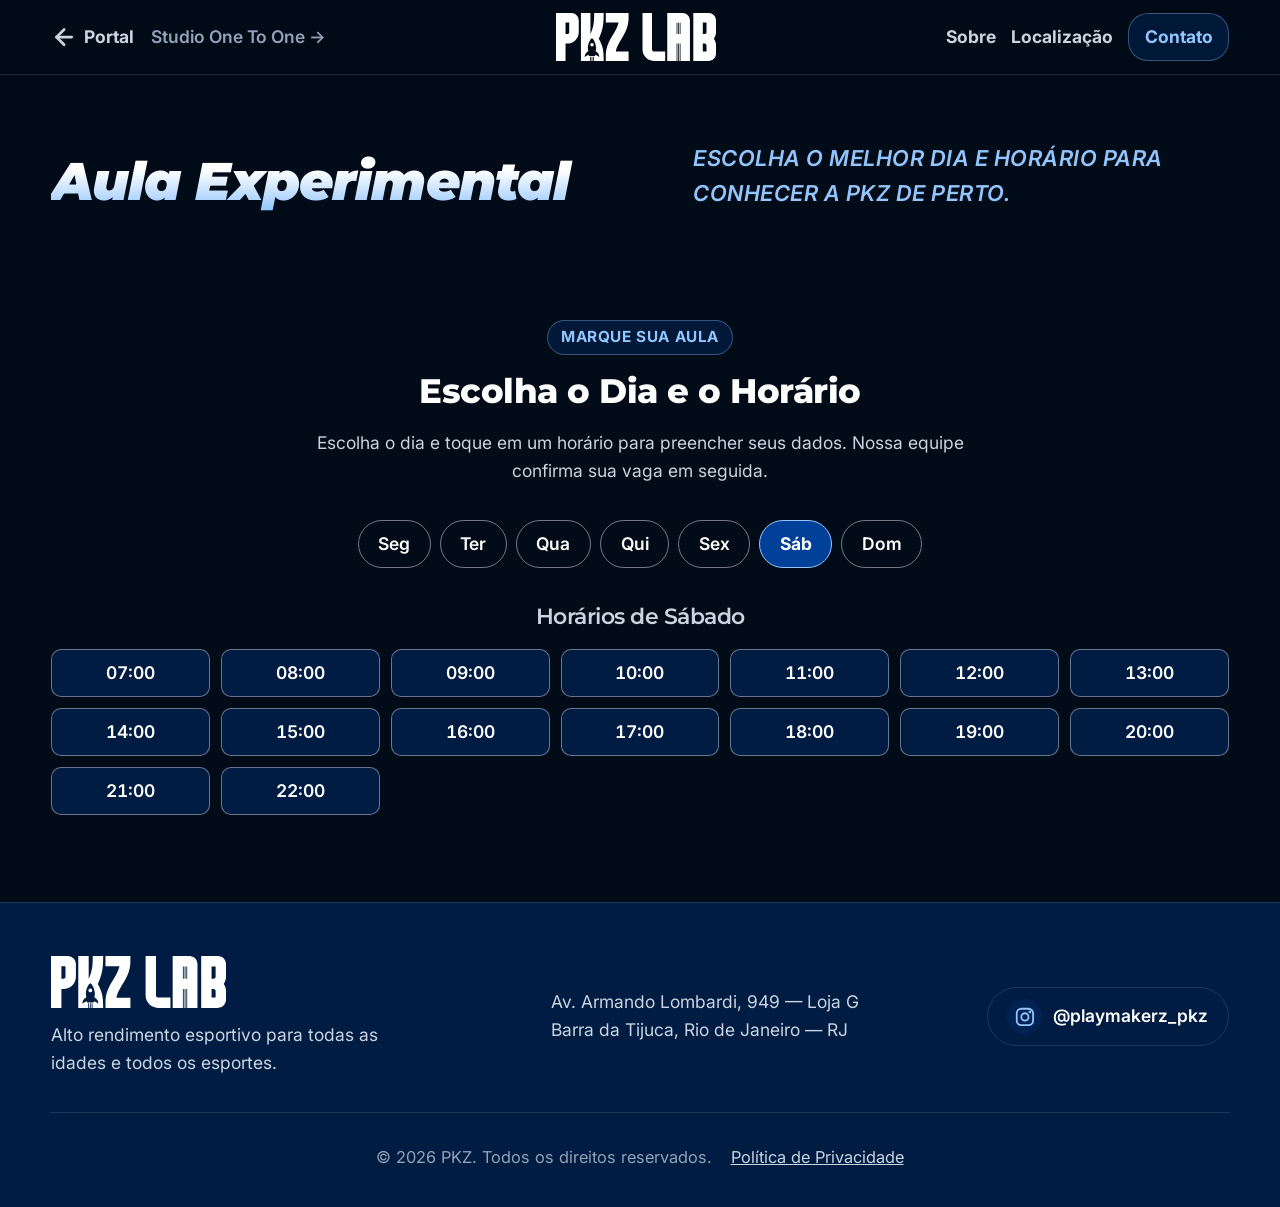
<file: pages/pkz-aula-experimental.html>
<!doctype html>
<html lang="pt-BR" data-brand="pkz">
  <head>
    <meta charset="UTF-8" />
    <meta
      name="viewport"
      content="width=device-width, initial-scale=1.0"
    />
    <meta name="description" content="Agende sua aula experimental na PKZ Lab, treino esportivo de alto rendimento na Barra da Tijuca, Rio de Janeiro. Escolha dia e horário." />
    <meta property="og:type" content="website" />
    <meta property="og:title" content="Aula Experimental | PKZ Lab" />
    <meta property="og:description" content="Agende sua aula experimental na PKZ Lab, treino esportivo de alto rendimento na Barra da Tijuca, Rio de Janeiro. Escolha dia e horário." />
    <meta property="og:locale" content="pt_BR" />
    <link rel="canonical" href="https://enzotrotto-ibmec.github.io/PFE-2026-2-Grupo-1-vanila/pages/pkz-aula-experimental.html" />
    <meta property="og:url" content="https://enzotrotto-ibmec.github.io/PFE-2026-2-Grupo-1-vanila/pages/pkz-aula-experimental.html" />
    <meta property="og:image" content="https://enzotrotto-ibmec.github.io/PFE-2026-2-Grupo-1-vanila/assets/img/pkz/EquipePKZ-1280.webp" />
    <meta name="theme-color" content="#020b18" />
    <link rel="icon" href="../assets/icons/favicon.svg" type="image/svg+xml" />
    <title>Aula Experimental | PKZ Lab</title>
    <link rel="preconnect" href="https://fonts.googleapis.com" />
    <link rel="preconnect" href="https://fonts.gstatic.com" crossorigin />
    <link
      href="https://fonts.googleapis.com/css2?family=Inter:wght@400;500;600;700&family=Montserrat:ital,wght@0,700;0,800;0,900;1,600;1,900&display=swap"
      rel="stylesheet"
    />
    <link rel="stylesheet" href="../css/base.css" />
    <link rel="stylesheet" href="../css/pkz.css" />
    <link rel="stylesheet" href="../css/extras.css" />
  </head>
  <body>
    <a class="skip-link" href="#main">Pular para o conteúdo</a>
    <header class="site-header">
      <nav class="navbar" aria-label="Principal">
        <div class="nav-left">
          <a
            href="../index.html"
            class="back-link"
            aria-label="Voltar para o Portal"
          >
            <svg
              class="back-arrow-icon"
              width="24"
              height="24"
              viewBox="0 0 24 24"
              fill="none"
              stroke="currentColor"
              stroke-width="2.5"
              stroke-linecap="round"
              stroke-linejoin="round"
              aria-hidden="true"
            >
              <line x1="19" y1="12" x2="5" y2="12"></line>
              <polyline points="12 19 5 12 12 5"></polyline>
            </svg>
            <span class="back-text">Portal</span>
          </a>
          <a
            href="one-to-one.html"
            class="cross-brand-nav-link"
            >Studio One To One →</a
          >
        </div>

        <div class="nav-center">
          <a href="pkz.html" class="brand-logo-link" aria-label="PKZ Lab — página inicial">
            <img class="brand-logo" src="../assets/img/logos/pkz-lab-horizontal-branco.svg" alt="" width="849" height="255" />
          </a>
        </div>

        <div class="nav-right">
          <button
            id="mobile-menu-btn"
            class="menu-toggle"
            aria-label="Menu de navegação"
            aria-expanded="false"
            aria-controls="primary-navigation"
          >
            <span class="hamburger-bar"></span>
            <span class="hamburger-bar"></span>
            <span class="hamburger-bar"></span>
          </button>
          <ul id="primary-navigation" class="nav-links">
            <li><a href="pkz.html#sobre" class="nav-link">Sobre</a></li>
            <li><a href="pkz.html#location" class="nav-link">Localização</a></li>
            <li>
              <a
                href="#contact"
                id="open-contact-modal"
                class="nav-link nav-link-highlight"
                >Contato</a
              >
            </li>
          </ul>
        </div>
      </nav>
    </header>

    <main id="main" tabindex="-1">
      <section id="aula-hero" class="hero-section">
        <div class="hero-content">
          <h1>Aula Experimental</h1>
          <p>Escolha o melhor dia e horário para conhecer a PKZ de perto.</p>
        </div>
      </section>

      <section id="agenda" class="schedule-section">
        <span class="section-tag">Marque sua Aula</span>
        <h2>Escolha o Dia e o Horário</h2>
        <p class="schedule-intro">
          Escolha o dia e toque em um horário para preencher seus dados. Nossa
          equipe confirma sua vaga em seguida.
        </p>

        <div id="day-chips" class="day-chips" role="group" aria-label="Escolha o dia"></div>
        <h3 id="time-heading" class="time-heading" aria-live="polite"></h3>
        <ul id="time-list" class="time-list" aria-labelledby="time-heading"></ul>
        <!-- Sem JavaScript o número não vem de data.js: manter igual a whatsapp em js/data.js -->
        <noscript>
          <p class="schedule-intro">
            Ative o JavaScript ou fale conosco pelo
            <a href="https://wa.me/5521000000000">WhatsApp</a>.
          </p>
        </noscript>
      </section>
    </main>

    <dialog id="booking-modal" class="modal-dialog" aria-labelledby="booking-modal-title">
      <div class="modal-box">
        <button
          id="booking-close-modal"
          class="modal-close"
          aria-label="Fechar janela"
        >
          &times;
        </button>
        <div class="modal-header">
          <span class="modal-badge" id="booking-slot-badge"
            >Segunda-feira · 07:00</span
          >
          <h2 id="booking-modal-title">Confirme sua Aula Experimental</h2>
          <p>Preencha seus dados: abriremos o WhatsApp com o seu pedido pronto para enviar.</p>
        </div>
        <form id="booking-form" class="modal-body" novalidate>
          <label for="booking-modality" class="modal-label">Modalidade</label>
          <select id="booking-modality" aria-describedby="booking-error" class="modal-input" required autofocus>
            <option value="">Selecione</option>
          </select>

          <label for="booking-name" class="modal-label">Nome completo</label>
          <input
            type="text"
            id="booking-name" aria-describedby="booking-error"
            class="modal-input"
            placeholder="Digite seu nome completo"
            autocomplete="name"
            required
          />

          <label for="booking-phone" class="modal-label"
            >Telefone / WhatsApp</label
          >
          <input
            type="tel"
            id="booking-phone" aria-describedby="booking-error"
            class="modal-input"
            placeholder="(21) 90000-0000"
            autocomplete="tel"
            required
          />

          <label for="booking-cpf" class="modal-label">CPF</label>
          <input
            type="text"
            id="booking-cpf"
            class="modal-input"
            placeholder="000.000.000-00"
            inputmode="numeric"
            maxlength="14"
            aria-describedby="booking-cpf-hint booking-error"
            required
          />
          <p id="booking-cpf-hint" class="modal-hint">Só números; a pontuação entra sozinha.</p>

          <label for="booking-notes" class="modal-label"
            >Dúvida ou observação (opcional)</label
          >
          <textarea
            id="booking-notes"
            class="modal-input"
            rows="3"
            placeholder="Alguma informação que queira compartilhar?"
          ></textarea>

          <label class="booking-consent">
            <input type="checkbox" id="booking-consent" required />
            <span>Autorizo o uso dos meus dados, inclusive o CPF, apenas para o agendamento e o controle interno da PKZ Lab. Veja a <a href="privacidade.html" target="_blank" rel="noopener noreferrer" aria-label="Política de Privacidade (abre em nova aba)" class="text-link">Política de Privacidade</a>.</span>
          </label>

          <p id="booking-error" class="booking-error" role="alert" hidden></p>
          <button type="submit" class="btn btn-modal">Enviar pelo WhatsApp →</button>
        </form>
        <div id="booking-confirmation" class="booking-confirmation" hidden>
          <p id="booking-confirmation-text" role="status"></p>
          <button type="button" id="booking-done-btn" class="btn btn-modal">
            Fechar
          </button>
        </div>
      </div>
    </dialog>

    <dialog id="contact" class="modal-dialog" aria-labelledby="modal-title">
      <div class="modal-box">
        <button id="close-modal" class="modal-close" aria-label="Fechar janela">
          &times;
        </button>
        <div class="modal-header">
          <span class="modal-badge">Fale Conosco</span>
          <h2 id="modal-title">Pronto para o Desafio?</h2>
          <p>
            Conecte-se com nossa equipe pelo WhatsApp e monte sua rotina de alta
            performance.
          </p>
        </div>
        <div class="modal-body">
          <label for="name" class="modal-label">Qual o seu nome?</label>
          <input
            type="text"
            id="name"
            autofocus
            class="modal-input"
            placeholder="Digite seu nome completo"
            autocomplete="name"
          />
          <button id="whatsapp-cta" class="btn btn-modal">
            Enviar para WhatsApp →
          </button>
        </div>
      </div>
    </dialog>

    <footer class="site-footer-page">
      <div class="footer-inner">
        <div class="footer-brand">
          <img class="footer-logo" src="../assets/img/logos/pkz-lab-horizontal-branco.svg" alt="PKZ Lab" width="849" height="255" loading="lazy" />
          <p>
            Alto rendimento esportivo para todas as idades e todos os
            esportes.
          </p>
        </div>

        <div class="footer-contact">
          <p>
            Av. Armando Lombardi, 949 — Loja G<br />
            Barra da Tijuca, Rio de Janeiro — RJ
          </p>
        </div>

        <a
          class="footer-social"
          href="https://www.instagram.com/playmakerz_pkz/"
          target="_blank"
          rel="noopener noreferrer"
          aria-label="Instagram @playmakerz_pkz (abre em nova aba)"
        >
          <span class="footer-social-icon">
            <svg width="20" height="20" viewBox="0 0 24 24" fill="none" stroke="currentColor" stroke-width="2" stroke-linecap="round" stroke-linejoin="round" aria-hidden="true" focusable="false"><rect x="3" y="3" width="18" height="18" rx="5"></rect><circle cx="12" cy="12" r="4"></circle><circle cx="17.5" cy="6.5" r="0.6" fill="currentColor"></circle></svg>
          </span>
          <span>@playmakerz_pkz</span>
        </a>
      </div>

      <div class="footer-bottom">
        <span>&copy; 2026 PKZ. Todos os direitos reservados.</span>
        <a class="footer-legal" href="privacidade.html">Política de Privacidade</a>
      </div>
    </footer>

    <aside class="floating-actions" aria-label="Atalhos da página">
      <button
        id="back-to-top"
        class="back-to-top"
        aria-label="Voltar ao topo"
        title="Voltar ao topo"
      >
        <svg
          width="24"
          height="24"
          viewBox="0 0 24 24"
          fill="none"
          stroke="currentColor"
          stroke-width="2.5"
          stroke-linecap="round"
          stroke-linejoin="round"
          aria-hidden="true"
        >
          <path d="M12 19V5M5 12l7-7 7 7" />
        </svg>
      </button>
    </aside>

    <script src="../js/data.js" defer></script>
    <script src="../js/main.js" defer></script>
    <script src="../js/agendamento.js" defer></script>
  </body>
</html>
</file>
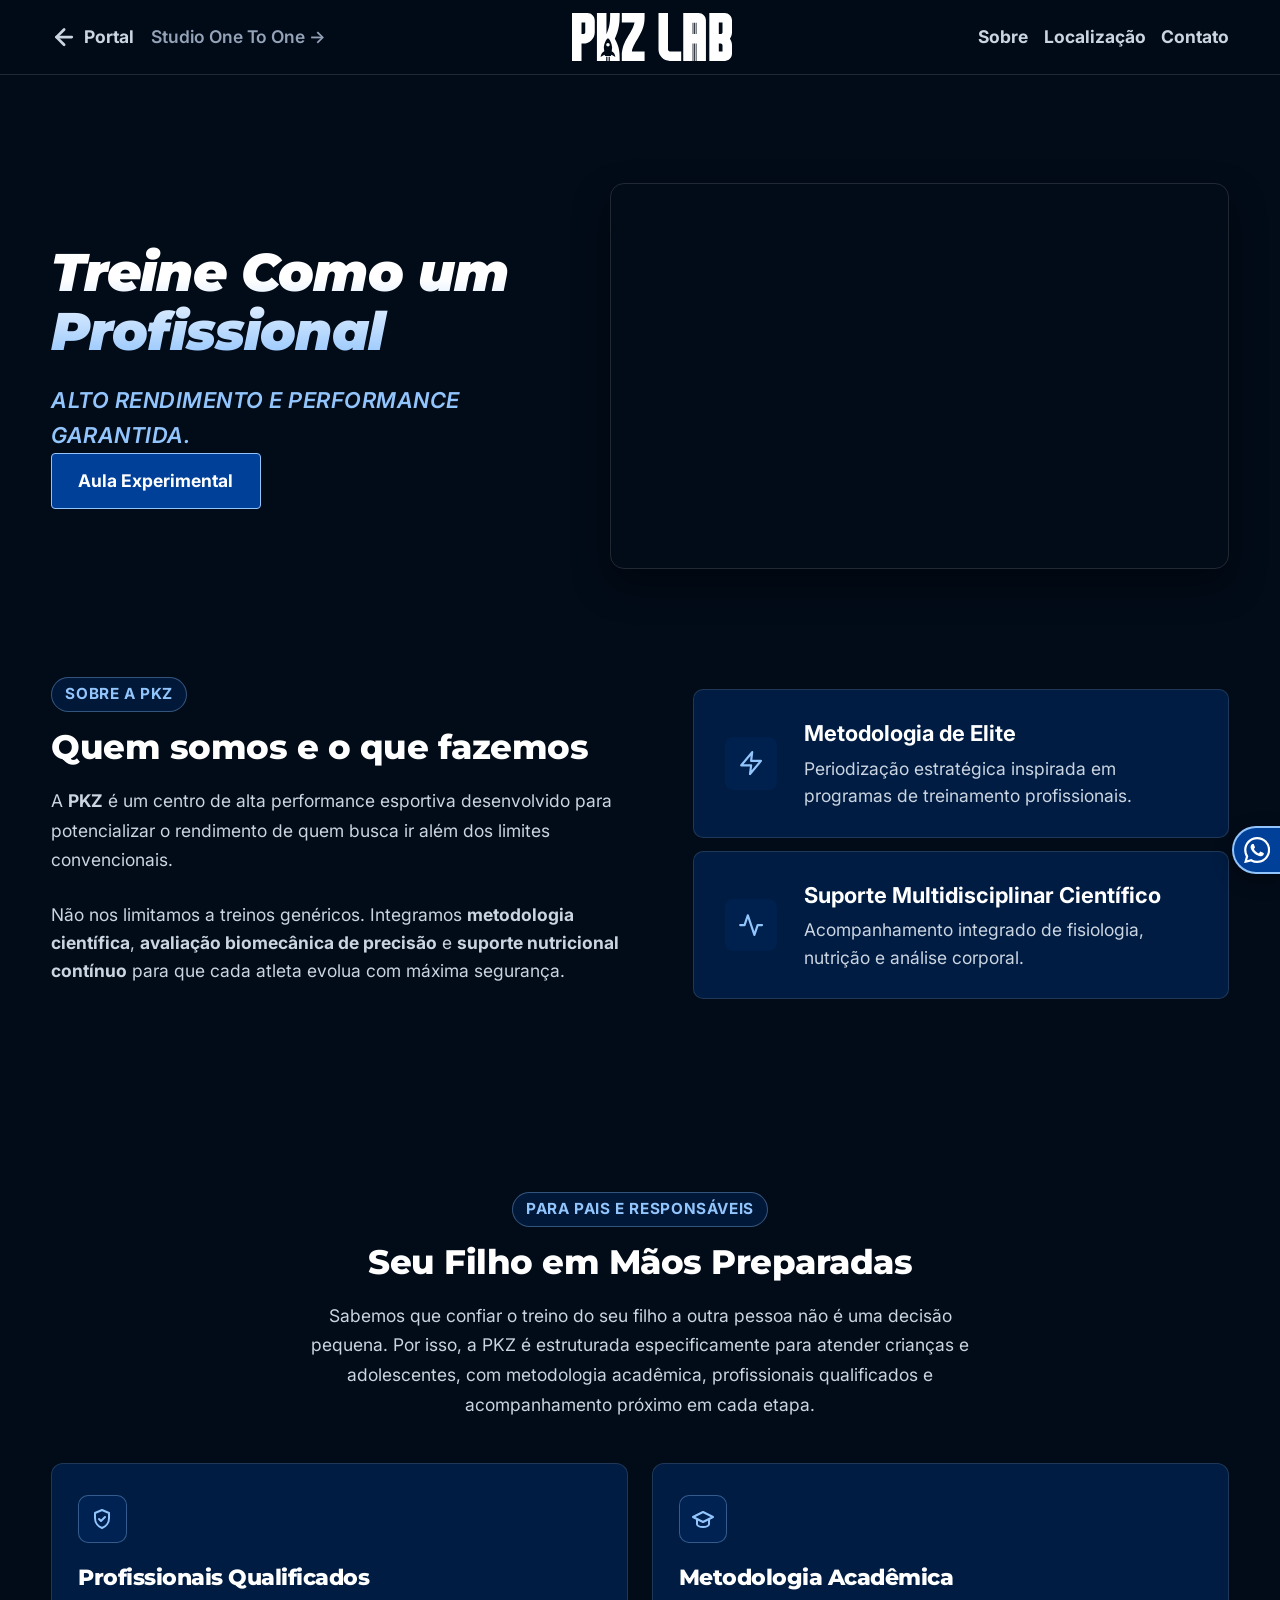
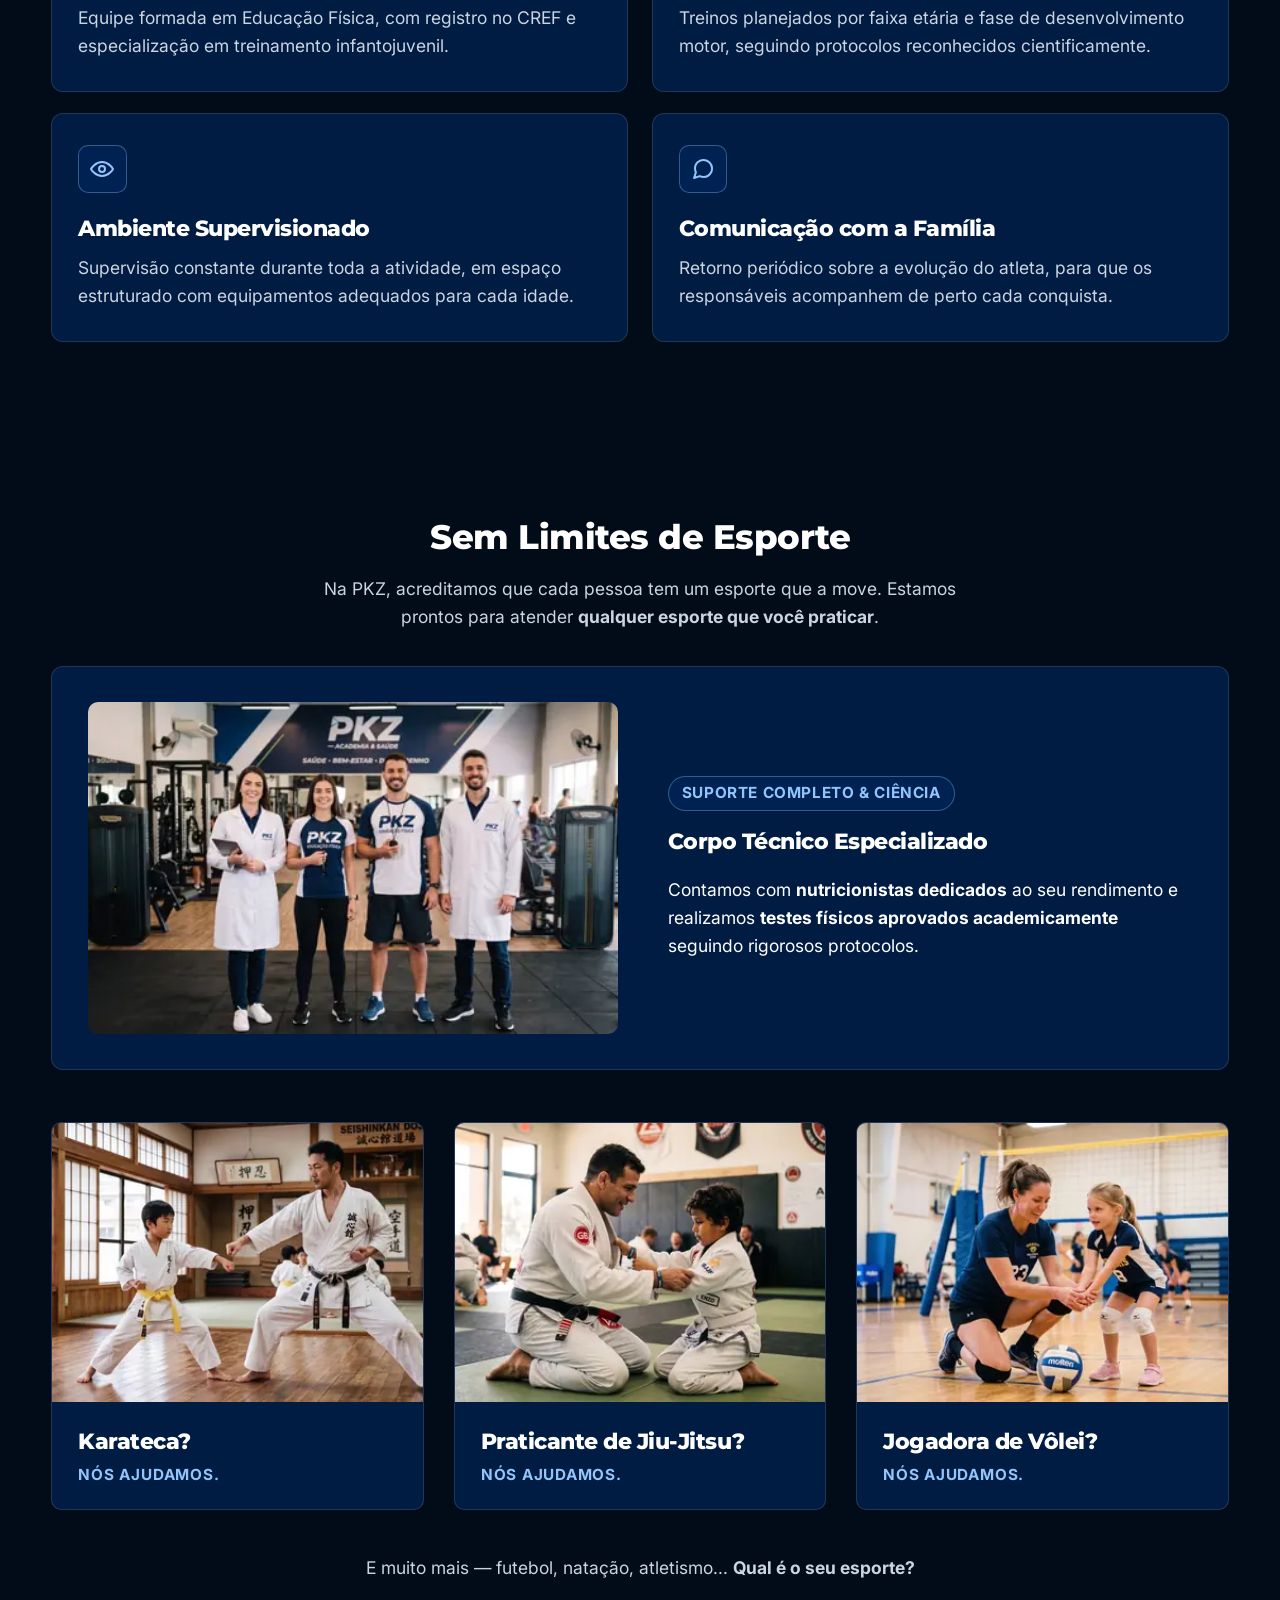
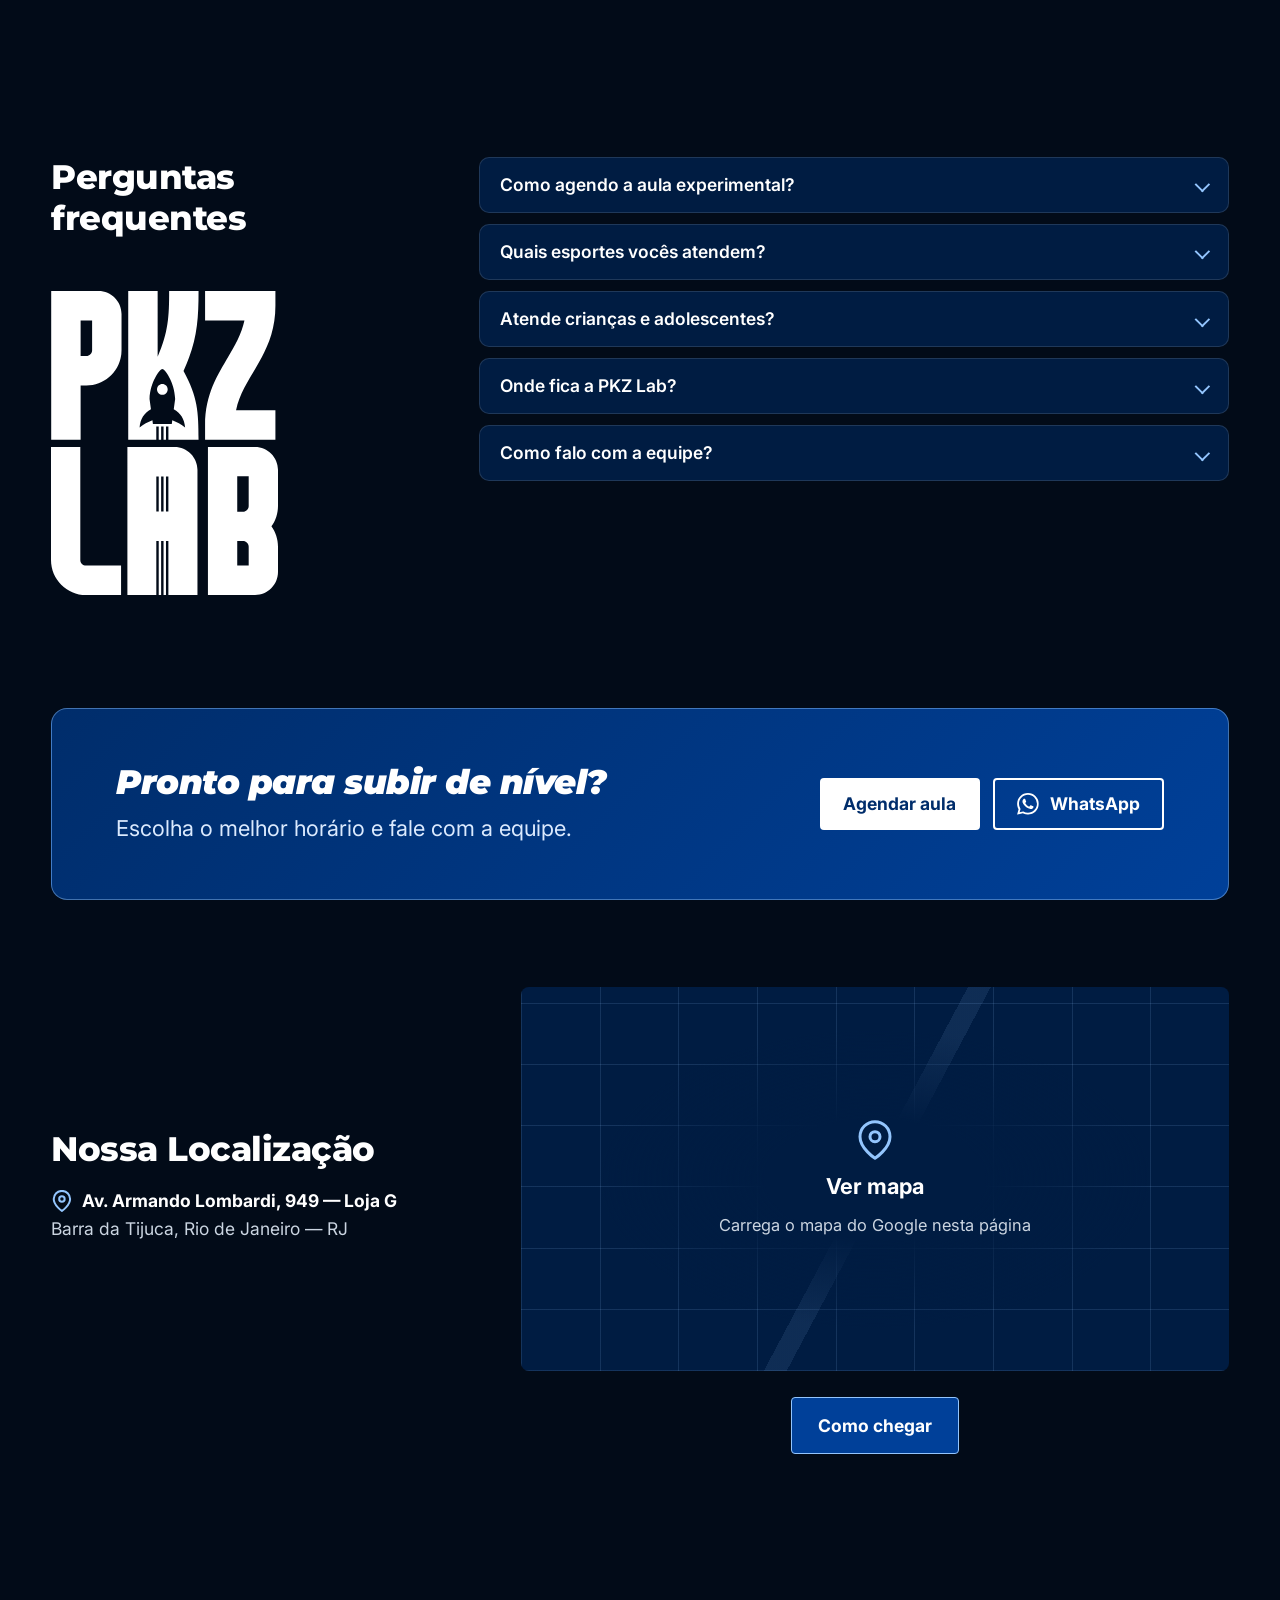
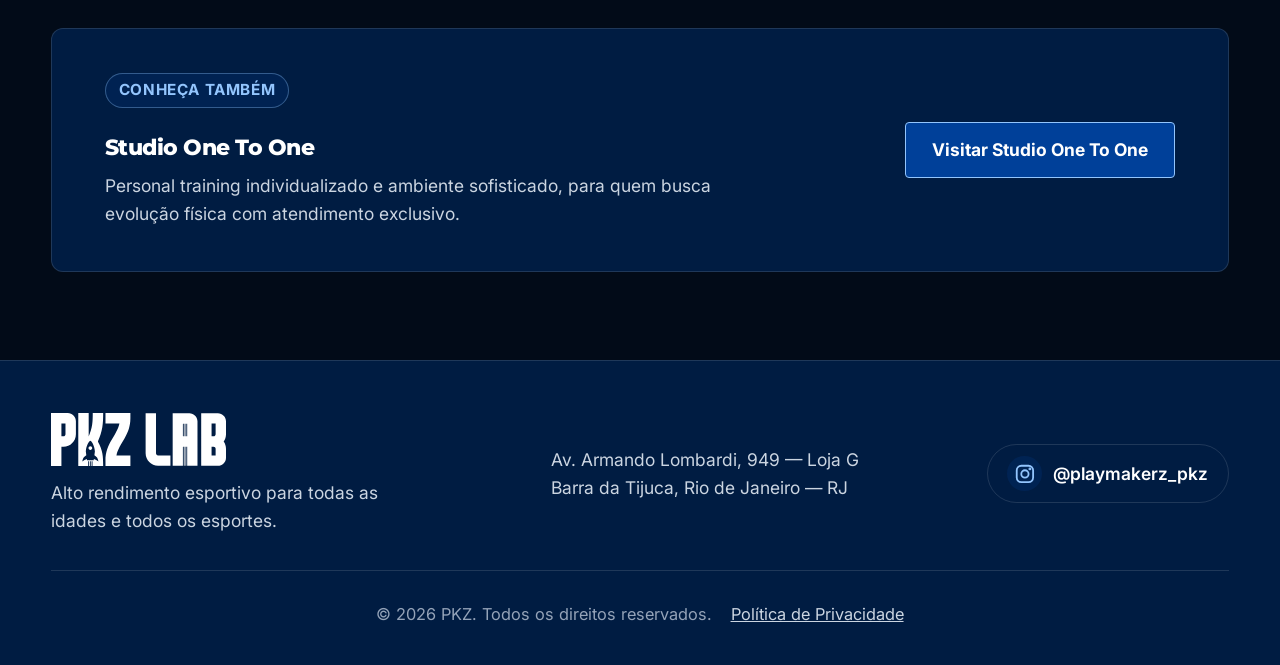
<file: pages/pkz.html>
<!doctype html>
<html lang="pt-BR" data-brand="pkz">
  <head>
    <meta charset="UTF-8" />
    <meta
      name="viewport"
      content="width=device-width, initial-scale=1.0"
    />
    <meta name="description" content="PKZ Lab: treino esportivo de alto rendimento para crianças, jovens e adultos na Barra da Tijuca, Rio de Janeiro. Agende sua aula experimental." />
    <meta property="og:type" content="website" />
    <meta property="og:title" content="PKZ Lab | Treino esportivo de alto rendimento na Barra da Tijuca" />
    <meta property="og:description" content="PKZ Lab: treino esportivo de alto rendimento para crianças, jovens e adultos na Barra da Tijuca, Rio de Janeiro. Agende sua aula experimental." />
    <meta property="og:locale" content="pt_BR" />
    <link rel="canonical" href="https://enzotrotto-ibmec.github.io/PFE-2026-2-Grupo-1-vanila/pages/pkz.html" />
    <meta property="og:url" content="https://enzotrotto-ibmec.github.io/PFE-2026-2-Grupo-1-vanila/pages/pkz.html" />
    <meta property="og:image" content="https://enzotrotto-ibmec.github.io/PFE-2026-2-Grupo-1-vanila/assets/img/pkz/EquipePKZ-1280.webp" />
    <script type="application/ld+json">
    {
      "@context": "https://schema.org",
      "@type": "SportsActivityLocation",
      "name": "PKZ Lab",
      "description": "Treino esportivo de alto rendimento para crianças, jovens e adultos.",
      "sameAs": [
        "https://www.instagram.com/playmakerz_pkz/"
      ],
      "logo": "https://enzotrotto-ibmec.github.io/PFE-2026-2-Grupo-1-vanila/assets/img/logos/pkz-lab-horizontal-branco.svg",
      "url": "https://enzotrotto-ibmec.github.io/PFE-2026-2-Grupo-1-vanila/pages/pkz.html",
      "image": "https://enzotrotto-ibmec.github.io/PFE-2026-2-Grupo-1-vanila/assets/img/pkz/EquipePKZ-1280.webp",
      "address": {
        "@type": "PostalAddress",
        "streetAddress": "Av. Armando Lombardi, 949 — Loja G",
        "addressLocality": "Rio de Janeiro",
        "addressRegion": "RJ",
        "addressCountry": "BR"
      }
    }
    </script>
    <meta name="theme-color" content="#020b18" />
    <link rel="icon" href="../assets/icons/favicon.svg" type="image/svg+xml" />
    <title>PKZ Lab | Treino esportivo de alto rendimento na Barra da Tijuca</title>
    <link rel="preconnect" href="https://fonts.googleapis.com" />
    <link rel="preconnect" href="https://fonts.gstatic.com" crossorigin />
    <link
      href="https://fonts.googleapis.com/css2?family=Inter:wght@400;500;600;700&family=Montserrat:ital,wght@0,700;0,800;0,900;1,600;1,900&display=swap"
      rel="stylesheet"
    />
    <link rel="stylesheet" href="../css/base.css" />
    <link rel="stylesheet" href="../css/pkz.css" />
    <link rel="stylesheet" href="../css/cta.css" />
    <link rel="stylesheet" href="../css/extras.css" />
    <!-- Sem JS a prévia do mapa não funcionaria: some e fica só o iframe do <noscript> -->
    <noscript><style>.map-facade { display: none; }</style></noscript>
  </head>
  <body>
    <a class="skip-link" href="#main">Pular para o conteúdo</a>
    <svg width="0" height="0" style="position: absolute" aria-hidden="true" focusable="false">
      <symbol id="icon-whatsapp" viewBox="0 0 24 24">
        <path d="M17.472 14.382c-.297-.149-1.758-.867-2.03-.967-.273-.099-.471-.148-.67.15-.197.297-.767.966-.94 1.164-.173.199-.347.223-.644.075-.297-.15-1.255-.463-2.39-1.475-.883-.788-1.48-1.761-1.653-2.059-.173-.297-.018-.458.13-.606.134-.133.298-.347.446-.52.149-.174.198-.298.298-.497.099-.198.05-.371-.025-.52-.075-.149-.669-1.612-.916-2.207-.242-.579-.487-.5-.669-.51-.173-.008-.371-.01-.57-.01-.198 0-.52.074-.792.372-.272.297-1.04 1.016-1.04 2.479 0 1.462 1.065 2.875 1.213 3.074.149.198 2.096 3.2 5.077 4.487.709.306 1.262.489 1.694.625.712.227 1.36.195 1.871.118.571-.085 1.758-.719 2.006-1.413.248-.694.248-1.289.173-1.413-.074-.124-.272-.198-.57-.347m-5.421 7.403h-.004a9.87 9.87 0 01-5.031-1.378l-.361-.214-3.741.982.998-3.648-.235-.374a9.86 9.86 0 01-1.51-5.26c.001-5.45 4.436-9.884 9.888-9.884 2.64 0 5.122 1.03 6.988 2.898a9.825 9.825 0 012.893 6.994c-.003 5.45-4.437 9.884-9.885 9.884m8.413-18.297A11.815 11.815 0 0012.05 0C5.495 0 .16 5.335.157 11.892c0 2.096.547 4.142 1.588 5.945L.057 24l6.305-1.654a11.882 11.882 0 005.683 1.448h.005c6.554 0 11.89-5.335 11.893-11.893a11.821 11.821 0 00-3.48-8.413z"></path>
      </symbol>
    </svg>
    <header class="site-header">
      <nav class="navbar" aria-label="Principal">
        <div class="nav-left">
          <a
            href="../index.html"
            class="back-link"
            aria-label="Voltar para o Portal"
          >
            <svg
              class="back-arrow-icon"
              width="24"
              height="24"
              viewBox="0 0 24 24"
              fill="none"
              stroke="currentColor"
              stroke-width="2.5"
              stroke-linecap="round"
              stroke-linejoin="round"
              aria-hidden="true"
            >
              <line x1="19" y1="12" x2="5" y2="12"></line>
              <polyline points="12 19 5 12 12 5"></polyline>
            </svg>
            <span class="back-text">Portal</span>
          </a>
          <a
            href="one-to-one.html"
            class="cross-brand-nav-link"
            >Studio One To One →</a
          >
        </div>

        <div class="nav-center">
          <a href="#home" class="brand-logo-link" aria-label="PKZ Lab — página inicial">
            <img class="brand-logo" src="../assets/img/logos/pkz-lab-horizontal-branco.svg" alt="" width="849" height="255" />
          </a>
        </div>

        <div class="nav-right">
          <button
            id="mobile-menu-btn"
            class="menu-toggle"
            aria-label="Menu de navegação"
            aria-expanded="false"
            aria-controls="primary-navigation"
          >
            <span class="hamburger-bar"></span>
            <span class="hamburger-bar"></span>
            <span class="hamburger-bar"></span>
          </button>
          <ul id="primary-navigation" class="nav-links">
            <li><a href="#sobre" class="nav-link">Sobre</a></li>
            <li><a href="#location" class="nav-link">Localização</a></li>
            <li>
              <a
                href="#contact"
                id="open-contact-modal"
                class="nav-link"
                >Contato</a
              >
            </li>
          </ul>
        </div>
      </nav>
    </header>

    <main id="main" tabindex="-1">
      <section id="home" class="hero-section">
        <div class="hero-content">
          <h1>Treine Como um Profissional</h1>
          <p>Alto rendimento e performance garantida.</p>
          <a href="pkz-aula-experimental.html" class="btn btn-primary"
            >Aula Experimental</a
          >
        </div>
        <div class="hero-image">
          <img src="../assets/img/pkz/EquipePKZ-800.webp" srcset="../assets/img/pkz/EquipePKZ-480.webp 480w, ../assets/img/pkz/EquipePKZ-800.webp 800w, ../assets/img/pkz/EquipePKZ-1280.webp 1280w" sizes="(max-width: 860px) calc(100vw - 48px), (max-width: 1128px) calc((100vw - 96px) * 0.535), 526px" alt="Corpo técnico da PKZ" width="2760" height="1504" decoding="async" fetchpriority="high" />
        </div>
      </section>

      <section id="sobre" class="about-section">
        <div class="about-container">
          <div class="about-content-col">
            <span class="section-tag">Sobre a PKZ</span>
            <h2>Quem somos e o que fazemos</h2>
            <p class="about-lead">
              A <strong>PKZ</strong> é um centro de alta performance esportiva
              desenvolvido para potencializar o rendimento de quem busca ir além
              dos limites convencionais.
            </p>
            <p>
              Não nos limitamos a treinos genéricos. Integramos
              <strong>metodologia científica</strong>,
              <strong>avaliação biomecânica de precisão</strong> e
              <strong>suporte nutricional contínuo</strong> para que cada atleta
              evolua com máxima segurança.
            </p>
            <div class="about-highlights">
              <div class="highlight-item">
                <span class="highlight-icon">
                  <svg
                    class="highlight-svg"
                    width="20"
                    height="20"
                    viewBox="0 0 24 24"
                    fill="none"
                    stroke="currentColor"
                    stroke-width="2"
                    stroke-linecap="round"
                    stroke-linejoin="round"
                    aria-hidden="true"
                  >
                    <path d="M13 2L3 14h9l-1 8 10-12h-9l1-8z"></path>
                  </svg>
                </span>
                <div>
                  <strong>Metodologia de Elite</strong>
                  <p>
                    Periodização estratégica inspirada em programas de
                    treinamento profissionais.
                  </p>
                </div>
              </div>
              <div class="highlight-item">
                <span class="highlight-icon">
                  <svg
                    class="highlight-svg"
                    width="20"
                    height="20"
                    viewBox="0 0 24 24"
                    fill="none"
                    stroke="currentColor"
                    stroke-width="2"
                    stroke-linecap="round"
                    stroke-linejoin="round"
                    aria-hidden="true"
                  >
                    <polyline
                      points="22 12 18 12 15 21 9 3 6 12 2 12"
                    ></polyline>
                  </svg>
                </span>
                <div>
                  <strong>Suporte Multidisciplinar Científico</strong>
                  <p>
                    Acompanhamento integrado de fisiologia, nutrição e análise
                    corporal.
                  </p>
                </div>
              </div>
            </div>
          </div>
        </div>
      </section>

      <section id="familia" class="family-trust-section">
        <span class="section-tag">Para Pais e Responsáveis</span>
        <h2>Seu Filho em Mãos Preparadas</h2>
        <p class="trust-intro">
          Sabemos que confiar o treino do seu filho a outra pessoa não é uma
          decisão pequena. Por isso, a PKZ é estruturada especificamente para
          atender crianças e adolescentes, com metodologia acadêmica,
          profissionais qualificados e acompanhamento próximo em cada etapa.
        </p>

        <div class="trust-grid">
          <div class="trust-card">
            <span class="trust-icon">
              <svg
                width="22"
                height="22"
                viewBox="0 0 24 24"
                fill="none"
                stroke="currentColor"
                stroke-width="2"
                stroke-linecap="round"
                stroke-linejoin="round"
                aria-hidden="true"
              >
                <path
                  d="M12 3l7 3v5c0 4.5-3 8.5-7 10-4-1.5-7-5.5-7-10V6l7-3z"
                ></path>
                <path d="M9 12l2 2 4-4"></path>
              </svg>
            </span>
            <h3>Profissionais Qualificados</h3>
            <p>
              Equipe formada em Educação Física, com registro no CREF e
              especialização em treinamento infantojuvenil.
            </p>
          </div>

          <div class="trust-card">
            <span class="trust-icon">
              <svg
                width="22"
                height="22"
                viewBox="0 0 24 24"
                fill="none"
                stroke="currentColor"
                stroke-width="2"
                stroke-linecap="round"
                stroke-linejoin="round"
                aria-hidden="true"
              >
                <path
                  d="M22 10L12 5 2 10l10 5 10-5z"
                ></path>
                <path d="M6 12v5c0 1.7 2.7 3 6 3s6-1.3 6-3v-5"></path>
              </svg>
            </span>
            <h3>Metodologia Acadêmica</h3>
            <p>
              Treinos planejados por faixa etária e fase de desenvolvimento
              motor, seguindo protocolos reconhecidos cientificamente.
            </p>
          </div>

          <div class="trust-card">
            <span class="trust-icon">
              <svg
                width="22"
                height="22"
                viewBox="0 0 24 24"
                fill="none"
                stroke="currentColor"
                stroke-width="2"
                stroke-linecap="round"
                stroke-linejoin="round"
                aria-hidden="true"
              >
                <path
                  d="M1 12s4-7 11-7 11 7 11 7-4 7-11 7-11-7-11-7z"
                ></path>
                <circle cx="12" cy="12" r="3"></circle>
              </svg>
            </span>
            <h3>Ambiente Supervisionado</h3>
            <p>
              Supervisão constante durante toda a atividade, em espaço
              estruturado com equipamentos adequados para cada idade.
            </p>
          </div>

          <div class="trust-card">
            <span class="trust-icon">
              <svg
                width="22"
                height="22"
                viewBox="0 0 24 24"
                fill="none"
                stroke="currentColor"
                stroke-width="2"
                stroke-linecap="round"
                stroke-linejoin="round"
                aria-hidden="true"
              >
                <path
                  d="M21 11.5a8.38 8.38 0 0 1-.9 3.8 8.5 8.5 0 0 1-7.6 4.7 8.38 8.38 0 0 1-3.8-.9L3 21l1.9-5.7a8.38 8.38 0 0 1-.9-3.8 8.5 8.5 0 0 1 4.7-7.6 8.38 8.38 0 0 1 3.8-.9h.5a8.48 8.48 0 0 1 8 8v.5z"
                ></path>
              </svg>
            </span>
            <h3>Comunicação com a Família</h3>
            <p>
              Retorno periódico sobre a evolução do atleta, para que os
              responsáveis acompanhem de perto cada conquista.
            </p>
          </div>
        </div>
      </section>

      <section id="services" class="services-section">
        <h2>Sem Limites de Esporte</h2>
        <p class="services-intro">
          Na PKZ, acreditamos que cada pessoa tem um esporte que a move. Estamos
          prontos para atender
          <strong>qualquer esporte que você praticar</strong>.
        </p>

        <div class="team-support-card">
          <div class="team-support-img">
            <img src="../assets/img/pkz/EquipePKZ-800.webp" srcset="../assets/img/pkz/EquipePKZ-480.webp 480w, ../assets/img/pkz/EquipePKZ-800.webp 800w, ../assets/img/pkz/EquipePKZ-1280.webp 1280w" sizes="(max-width: 860px) calc(100vw - 88px), 400px" alt="Equipe PKZ" width="2760" height="1504" decoding="async" loading="lazy" />
          </div>
          <div class="team-support-content">
            <span class="support-tag">Suporte Completo &amp; Ciência</span>
            <h3>Corpo Técnico Especializado</h3>
            <p>
              Contamos com <strong>nutricionistas dedicados</strong> ao seu
              rendimento e realizamos
              <strong>testes físicos aprovados academicamente</strong> seguindo
              rigorosos protocolos.
            </p>
          </div>
        </div>

        <div class="sport-grid">
          <div class="sport-card">
            <div class="sport-img-wrapper">
              <img src="../assets/img/pkz/karate-800.webp" srcset="../assets/img/pkz/karate-480.webp 480w, ../assets/img/pkz/karate-800.webp 800w, ../assets/img/pkz/karate-1280.webp 1280w" sizes="(max-width: 640px) calc(100vw - 36px), (max-width: 823px) calc((100vw - 76px) / 2), (max-width: 1000px) calc((100vw - 104px) / 3), 299px" alt="Karatê" width="2760" height="1504" decoding="async" loading="lazy" />
            </div>
            <div class="sport-caption">
              <h3 class="sport-label">Karateca?</h3>
              <span class="sport-sub">Nós ajudamos.</span>
            </div>
          </div>
          <div class="sport-card">
            <div class="sport-img-wrapper">
              <img src="../assets/img/pkz/JiuJitsu-800.webp" srcset="../assets/img/pkz/JiuJitsu-480.webp 480w, ../assets/img/pkz/JiuJitsu-800.webp 800w, ../assets/img/pkz/JiuJitsu-1280.webp 1280w" sizes="(max-width: 640px) calc(100vw - 36px), (max-width: 823px) calc((100vw - 76px) / 2), (max-width: 1000px) calc((100vw - 104px) / 3), 299px" alt="Jiu-Jitsu" width="2760" height="1504" decoding="async" loading="lazy" />
            </div>
            <div class="sport-caption">
              <h3 class="sport-label">Praticante de Jiu-Jitsu?</h3>
              <span class="sport-sub">Nós ajudamos.</span>
            </div>
          </div>
          <div class="sport-card">
            <div class="sport-img-wrapper">
              <img src="../assets/img/pkz/volei-800.webp" srcset="../assets/img/pkz/volei-480.webp 480w, ../assets/img/pkz/volei-800.webp 800w, ../assets/img/pkz/volei-1280.webp 1280w" sizes="(max-width: 640px) calc(100vw - 36px), (max-width: 823px) calc((100vw - 76px) / 2), (max-width: 1000px) calc((100vw - 104px) / 3), 299px" alt="Vôlei" width="2760" height="1504" decoding="async" loading="lazy" />
            </div>
            <div class="sport-caption">
              <h3 class="sport-label">Jogadora de Vôlei?</h3>
              <span class="sport-sub">Nós ajudamos.</span>
            </div>
          </div>
        </div>
        <p class="services-footer">
          E muito mais — futebol, natação, atletismo...
          <strong>Qual é o seu esporte?</strong>
        </p>
      </section>

      <section id="faq" class="faq" aria-labelledby="faq-title">
        <h2 id="faq-title">Perguntas frequentes</h2>
        <img class="faq-logo" src="../assets/img/logos/pkz-lab-empilhado-branco.svg" alt="" width="390" height="521" loading="lazy" />
        <div class="faq-list">
          <details class="faq-item">
            <summary>Como agendo a aula experimental?</summary>
            <p>Escolha o dia e o horário na página <a href="pkz-aula-experimental.html">Aula Experimental</a> e envie o pedido pelo WhatsApp.</p>
          </details>
          <details class="faq-item">
            <summary>Quais esportes vocês atendem?</summary>
            <p>Karatê, jiu-jitsu e vôlei, além de futebol, natação, atletismo e outros. A PKZ atende qualquer esporte que você pratique.</p>
          </details>
          <details class="faq-item">
            <summary>Atende crianças e adolescentes?</summary>
            <p>Sim. A PKZ é estruturada para atender crianças e adolescentes, com metodologia acadêmica, profissionais qualificados e acompanhamento próximo em cada etapa.</p>
          </details>
          <details class="faq-item">
            <summary>Onde fica a PKZ Lab?</summary>
            <p>Av. Armando Lombardi, 949 — Loja G, Barra da Tijuca, Rio de Janeiro — RJ.</p>
          </details>
          <details class="faq-item">
            <summary>Como falo com a equipe?</summary>
            <p>Pelo WhatsApp, usando o botão desta página, ou pelo Instagram <a href="https://www.instagram.com/playmakerz_pkz/" target="_blank" rel="noopener noreferrer" aria-label="Instagram @playmakerz_pkz (abre em nova aba)">@playmakerz_pkz</a>.</p>
          </details>
        </div>
      </section>

      <section class="cta-band" aria-labelledby="cta-band-title">
        <div class="cta-band-text">
          <h2 id="cta-band-title">Pronto para subir de nível?</h2>
          <p class="cta-band-sub">Escolha o melhor horário e fale com a equipe.</p>
        </div>
        <div class="cta-band-actions">
          <a href="pkz-aula-experimental.html" class="btn cta-btn cta-btn-primary">Agendar aula</a>
          <a
            data-whatsapp
            class="btn cta-btn cta-btn-secondary"
            target="_blank"
            rel="noopener noreferrer"
            aria-label="WhatsApp: falar com a equipe (abre em nova aba)"
          >
            <svg class="cta-icon" aria-hidden="true" focusable="false"><use href="#icon-whatsapp"></use></svg>
            WhatsApp
          </a>
        </div>
      </section>

      <section id="location" class="location-section">
        <h2>Nossa Localização</h2>
        <p class="location-address">
          <span class="location-address-header">
            <svg
              class="meta-icon"
              width="20"
              height="20"
              viewBox="0 0 24 24"
              fill="none"
              stroke="currentColor"
              stroke-width="2.2"
              stroke-linecap="round"
              stroke-linejoin="round"
              aria-hidden="true"
            >
              <path d="M21 10c0 7-9 13-9 13s-9-6-9-13a9 9 0 0 1 18 0z"></path>
              <circle cx="12" cy="10" r="3"></circle>
            </svg>
            <strong>Av. Armando Lombardi, 949 — Loja G</strong>
          </span>
          <span class="location-city"
            >Barra da Tijuca, Rio de Janeiro — RJ</span
          >
        </p>
        <div class="map-wrapper">
          <!-- O Google Maps (~1 MB) só carrega quando a pessoa pede: js/main.js troca este botão pelo iframe -->
          <button
            type="button"
            class="map-facade"
            data-map-src="https://www.google.com/maps?q=Av.+Armando+Lombardi,+949,+Barra+da+Tijuca,+Rio+de+Janeiro&amp;output=embed"
            data-map-title="Localização PKZ"
          >
            <svg width="40" height="40" viewBox="0 0 24 24" fill="none" stroke="currentColor" stroke-width="1.8" stroke-linecap="round" stroke-linejoin="round" aria-hidden="true">
              <path d="M21 10c0 7-9 13-9 13s-9-6-9-13a9 9 0 0 1 18 0z"></path>
              <circle cx="12" cy="10" r="3"></circle>
            </svg>
            <span class="map-facade-label">Ver mapa</span>
            <span class="map-facade-hint">Carrega o mapa do Google nesta página</span>
          </button>
          <noscript>
          <iframe
            title="Localização PKZ"
            tabindex="-1"
            src="https://www.google.com/maps?q=Av.+Armando+Lombardi,+949,+Barra+da+Tijuca,+Rio+de+Janeiro&output=embed"
            width="100%"
            height="400"
            style="border: 0; border-radius: 8px"
            allowfullscreen=""
            loading="lazy"
          ></iframe>
          </noscript>
        </div>
        <div class="location-actions">
          <a
            class="btn btn-primary"
            href="https://www.google.com/maps/search/?api=1&amp;query=Av.+Armando+Lombardi,+949,+Barra+da+Tijuca,+Rio+de+Janeiro"
            target="_blank"
            rel="noopener noreferrer"
            aria-label="Como chegar: abrir a rota no Google Maps (abre em nova aba)"
            >Como chegar</a
          >
        </div>
      </section>

      <section class="cross-brand-section">
        <div class="cross-brand-card">
          <div class="cross-brand-text">
            <span class="section-tag">Conheça Também</span>
            <h3>Studio One To One</h3>
            <p>
              Personal training individualizado e ambiente sofisticado, para
              quem busca evolução física com atendimento exclusivo.
            </p>
          </div>
          <a href="one-to-one.html" class="btn btn-primary"
            >Visitar Studio One To One</a
          >
        </div>
      </section>
    </main>


    <footer class="site-footer-page">
      <div class="footer-inner">
        <div class="footer-brand">
          <img class="footer-logo" src="../assets/img/logos/pkz-lab-horizontal-branco.svg" alt="PKZ Lab" width="849" height="255" loading="lazy" />
          <p>
            Alto rendimento esportivo para todas as idades e todos os
            esportes.
          </p>
        </div>

        <div class="footer-contact">
          <p>
            Av. Armando Lombardi, 949 — Loja G<br />
            Barra da Tijuca, Rio de Janeiro — RJ
          </p>
        </div>

        <a
          class="footer-social"
          href="https://www.instagram.com/playmakerz_pkz/"
          target="_blank"
          rel="noopener noreferrer"
          aria-label="Instagram @playmakerz_pkz (abre em nova aba)"
        >
          <span class="footer-social-icon">
            <svg width="20" height="20" viewBox="0 0 24 24" fill="none" stroke="currentColor" stroke-width="2" stroke-linecap="round" stroke-linejoin="round" aria-hidden="true" focusable="false"><rect x="3" y="3" width="18" height="18" rx="5"></rect><circle cx="12" cy="12" r="4"></circle><circle cx="17.5" cy="6.5" r="0.6" fill="currentColor"></circle></svg>
          </span>
          <span>@playmakerz_pkz</span>
        </a>
      </div>

      <div class="footer-bottom">
        <span>&copy; 2026 PKZ. Todos os direitos reservados.</span>
        <a class="footer-legal" href="privacidade.html">Política de Privacidade</a>
      </div>
    </footer>

    <dialog id="contact" class="modal-dialog" aria-labelledby="modal-title">
      <div class="modal-box">
        <button id="close-modal" class="modal-close" aria-label="Fechar janela">
          &times;
        </button>
        <div class="modal-header">
          <span class="modal-badge">Fale Conosco</span>
          <h2 id="modal-title">Pronto para o Desafio?</h2>
          <p>
            Conecte-se com nossa equipe pelo WhatsApp e monte sua rotina de alta
            performance.
          </p>
        </div>
        <div class="modal-body">
          <label for="name" class="modal-label">Qual o seu nome?</label>
          <input
            type="text"
            id="name"
            autofocus
            class="modal-input"
            placeholder="Digite seu nome completo"
            autocomplete="name"
          />
          <button id="whatsapp-cta" class="btn btn-modal">
            Enviar para WhatsApp →
          </button>
        </div>
      </div>
    </dialog>

    <!-- O href dos links com data-whatsapp é preenchido por js/main.js com o número de js/data.js -->
    <nav class="mobile-cta" aria-label="Ações rápidas">
      <a href="pkz-aula-experimental.html" class="btn cta-btn cta-btn-primary">Agendar aula</a>
      <a
        data-whatsapp
        class="btn cta-btn cta-btn-secondary"
        target="_blank"
        rel="noopener noreferrer"
        aria-label="WhatsApp: falar com a equipe (abre em nova aba)"
      >
        <svg class="cta-icon" aria-hidden="true" focusable="false"><use href="#icon-whatsapp"></use></svg>
        WhatsApp
      </a>
    </nav>

    <aside class="floating-actions" aria-label="Atalhos da página">
      <button
        id="back-to-top"
        class="back-to-top"
        aria-label="Voltar ao topo"
        title="Voltar ao topo"
      >
        <svg
          width="24"
          height="24"
          viewBox="0 0 24 24"
          fill="none"
          stroke="currentColor"
          stroke-width="2.5"
          stroke-linecap="round"
          stroke-linejoin="round"
          aria-hidden="true"
        >
          <path d="M12 19V5M5 12l7-7 7 7" />
        </svg>
      </button>
      <a class="wa-fab" data-whatsapp target="_blank" rel="noopener noreferrer" aria-label="WhatsApp: falar com a equipe (abre em nova aba)">
        <svg aria-hidden="true" focusable="false"><use href="#icon-whatsapp"></use></svg>
      </a>
    </aside>

    <script src="../js/data.js" defer></script>
    <script src="../js/main.js" defer></script>
  </body>
</html>
</file>
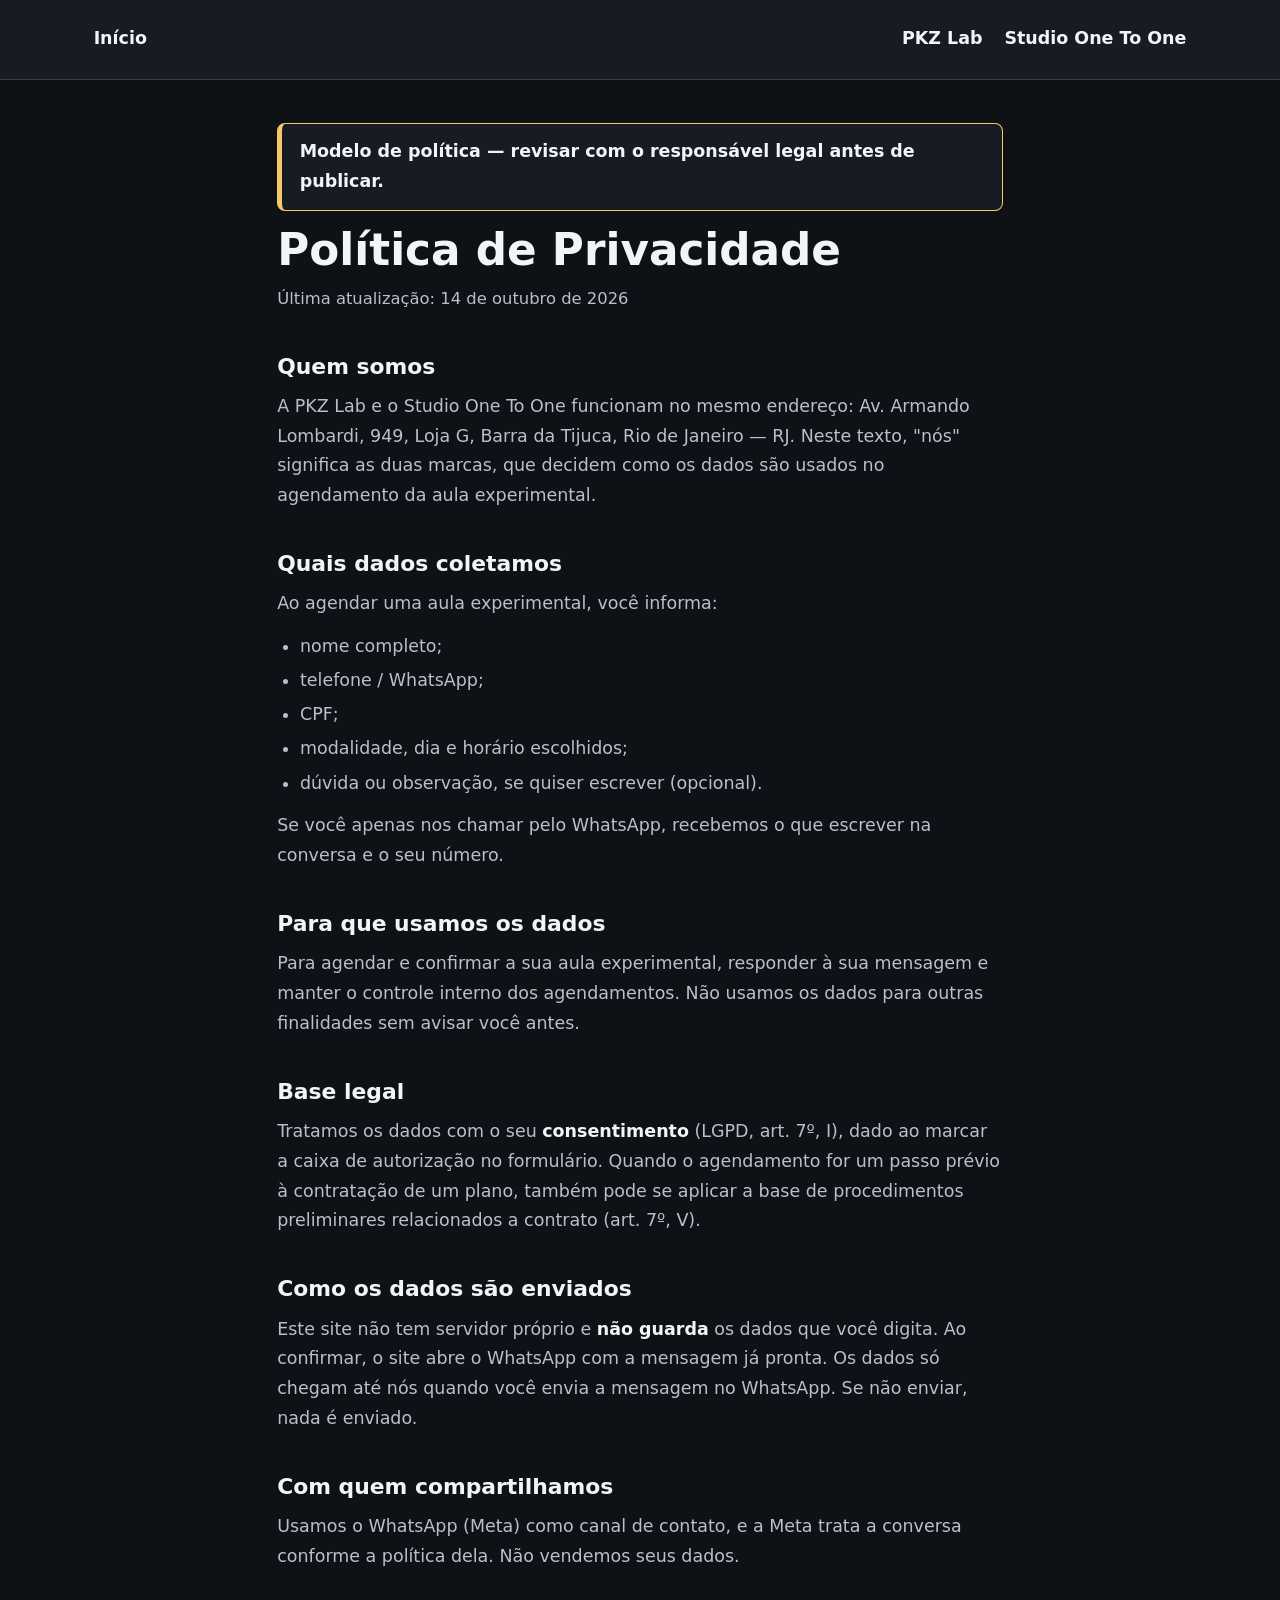
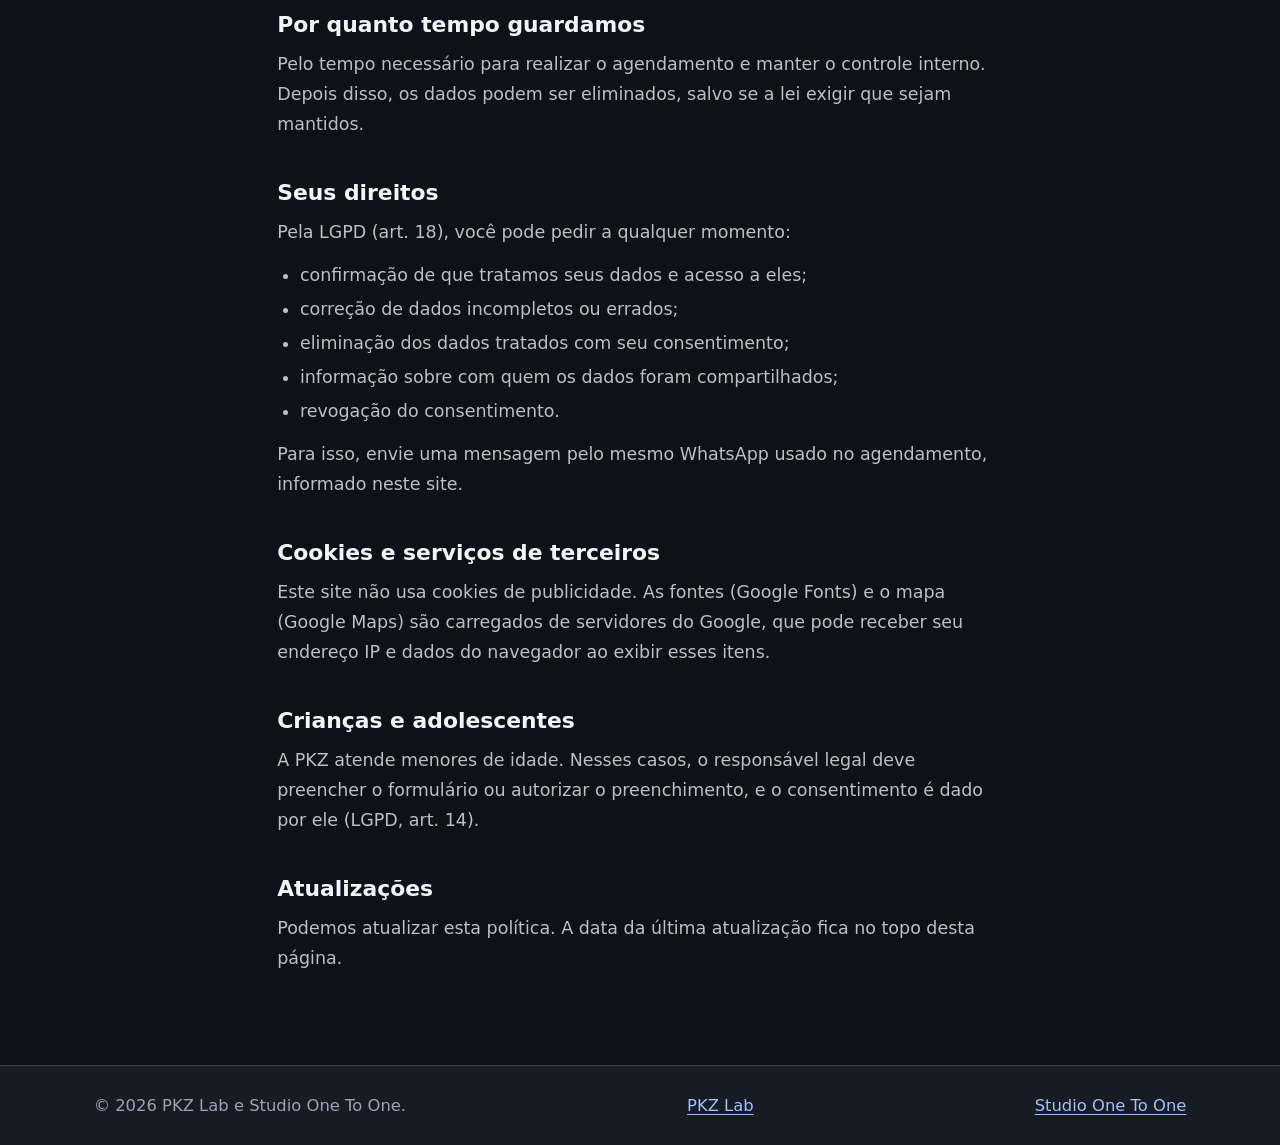
<file: pages/privacidade.html>
<!doctype html>
<html lang="pt-BR">
  <head>
    <meta charset="UTF-8" />
    <meta name="viewport" content="width=device-width, initial-scale=1.0" />
    <title>Política de Privacidade | PKZ Lab e Studio One To One</title>
    <meta name="description" content="Como a PKZ Lab e o Studio One To One tratam seus dados no agendamento da aula experimental e no contato por WhatsApp, conforme a LGPD." />
    <meta property="og:type" content="website" />
    <meta property="og:title" content="Política de Privacidade | PKZ Lab e Studio One To One" />
    <meta property="og:description" content="Como a PKZ Lab e o Studio One To One tratam seus dados no agendamento da aula experimental e no contato por WhatsApp, conforme a LGPD." />
    <meta property="og:locale" content="pt_BR" />
    <link rel="canonical" href="https://enzotrotto-ibmec.github.io/PFE-2026-2-Grupo-1-vanila/pages/privacidade.html" />
    <meta property="og:url" content="https://enzotrotto-ibmec.github.io/PFE-2026-2-Grupo-1-vanila/pages/privacidade.html" />
    <meta name="theme-color" content="#0e1116" />
    <link rel="icon" href="../assets/icons/favicon.svg" type="image/svg+xml" />
    <link rel="stylesheet" href="../css/legal.css" />
  </head>
  <body>
    <a class="skip-link" href="#main">Pular para o conteúdo</a>
    <header class="legal-header">
      <nav class="legal-nav" aria-label="Principal">
        <a href="../index.html">Início</a>
        <ul>
          <li><a href="pkz.html">PKZ Lab</a></li>
          <li><a href="one-to-one.html">Studio One To One</a></li>
        </ul>
      </nav>
    </header>

    <main id="main" class="legal-main" tabindex="-1">
      <p class="legal-notice" role="note"><strong>Modelo de política — revisar com o responsável legal antes de publicar.</strong></p>
      <h1>Política de Privacidade</h1>
      <p class="legal-updated">Última atualização: 14 de outubro de 2026</p>

      <h2>Quem somos</h2>
      <p>A PKZ Lab e o Studio One To One funcionam no mesmo endereço: Av. Armando Lombardi, 949, Loja G, Barra da Tijuca, Rio de Janeiro — RJ. Neste texto, "nós" significa as duas marcas, que decidem como os dados são usados no agendamento da aula experimental.</p>

      <h2>Quais dados coletamos</h2>
      <p>Ao agendar uma aula experimental, você informa:</p>
      <ul>
        <li>nome completo;</li>
        <li>telefone / WhatsApp;</li>
        <li>CPF;</li>
        <li>modalidade, dia e horário escolhidos;</li>
        <li>dúvida ou observação, se quiser escrever (opcional).</li>
      </ul>
      <p>Se você apenas nos chamar pelo WhatsApp, recebemos o que escrever na conversa e o seu número.</p>

      <h2>Para que usamos os dados</h2>
      <p>Para agendar e confirmar a sua aula experimental, responder à sua mensagem e manter o controle interno dos agendamentos. Não usamos os dados para outras finalidades sem avisar você antes.</p>

      <h2>Base legal</h2>
      <p>Tratamos os dados com o seu <strong>consentimento</strong> (LGPD, art. 7º, I), dado ao marcar a caixa de autorização no formulário. Quando o agendamento for um passo prévio à contratação de um plano, também pode se aplicar a base de procedimentos preliminares relacionados a contrato (art. 7º, V).</p>

      <h2>Como os dados são enviados</h2>
      <p>Este site não tem servidor próprio e <strong>não guarda</strong> os dados que você digita. Ao confirmar, o site abre o WhatsApp com a mensagem já pronta. Os dados só chegam até nós quando você envia a mensagem no WhatsApp. Se não enviar, nada é enviado.</p>

      <h2>Com quem compartilhamos</h2>
      <p>Usamos o WhatsApp (Meta) como canal de contato, e a Meta trata a conversa conforme a política dela. Não vendemos seus dados.</p>

      <h2>Por quanto tempo guardamos</h2>
      <p>Pelo tempo necessário para realizar o agendamento e manter o controle interno. Depois disso, os dados podem ser eliminados, salvo se a lei exigir que sejam mantidos.</p>

      <h2>Seus direitos</h2>
      <p>Pela LGPD (art. 18), você pode pedir a qualquer momento:</p>
      <ul>
        <li>confirmação de que tratamos seus dados e acesso a eles;</li>
        <li>correção de dados incompletos ou errados;</li>
        <li>eliminação dos dados tratados com seu consentimento;</li>
        <li>informação sobre com quem os dados foram compartilhados;</li>
        <li>revogação do consentimento.</li>
      </ul>
      <p>Para isso, envie uma mensagem pelo mesmo WhatsApp usado no agendamento, informado neste site.</p>

      <h2>Cookies e serviços de terceiros</h2>
      <p>Este site não usa cookies de publicidade. As fontes (Google Fonts) e o mapa (Google Maps) são carregados de servidores do Google, que pode receber seu endereço IP e dados do navegador ao exibir esses itens.</p>

      <h2>Crianças e adolescentes</h2>
      <p>A PKZ atende menores de idade. Nesses casos, o responsável legal deve preencher o formulário ou autorizar o preenchimento, e o consentimento é dado por ele (LGPD, art. 14).</p>

      <h2>Atualizações</h2>
      <p>Podemos atualizar esta política. A data da última atualização fica no topo desta página.</p>
    </main>

    <footer class="legal-footer">
      <div class="legal-footer-inner">
        <span>&copy; 2026 PKZ Lab e Studio One To One.</span>
        <a href="pkz.html">PKZ Lab</a>
        <a href="one-to-one.html">Studio One To One</a>
      </div>
    </footer>
  </body>
</html>
</file>
<file: css/base.css>
/*
  Base compartilhada PKZ Lab + Studio One To One (estrutura, sem cor/fonte de marca).
  Ordem de carga:  base.css  ->  <marca>.css (pkz.css ou one-to-one.css)  ->  cta.css (só nas páginas com CTA)

  Contrato: cada CSS de marca define, em :root, os tokens abaixo (o base só usa var(--token)).
  Tokens de layout/movimento iguais nas duas marcas ficam aqui em :root e a marca só sobrescreve se precisar.

  Marca (obrigatórios)
    Cor         --bg-base --bg-surface --bg-header --bg-nav-panel --bg-modal --bg-input
                --slot-bg --accent --accent-strong --accent-ink --on-accent
                --text-primary --text-muted --text-subtle --text-lead --text-footnote
                --border --border-strong --border-slot --border-input --danger --focus
    Realce      --pill-bg --pill-border --pill-fg --pill-hover-bg --pill-hover-fg
                --icon-bg --social-icon-bg --social-fg
                --hover-bg --hover-border --hover-fg --press-bg --press-fg --hover-tint
    Botão       --btn-padding --btn-border --btn-hover-bg --btn-hover-fg --radius-btn --radius-btn-modal
    Tipografia  --font-display --font-body --heading-weight --heading-tracking
                --nav-weight --nav-size --nav-hover --nav-hover-decoration --nav-transition
    Sombra      --shadow-hero --shadow-nav --fab-shadow --fab-offset
    Overlay     --overlay (fundo escuro atrás do modal <dialog>)
*/

/* MOBILE FIRST: o CSS fora de @media é o layout de celular; cada @media (min-width) só acrescenta o que muda em telas maiores.
   Breakpoints em em (fonte padrão de 16px): 40.0625em = 641px, 48.0625em = 769px, 53.8125em = 861px, 68.8125em = 1101px
   (o +0,0625em = 1px evita sobreposição com a faixa anterior). Em em, acompanham a preferência de tamanho de fonte
   do navegador, então com fonte 200% o layout móvel entra sozinho. */

/* ============================================================
   Tokens neutros de layout/movimento (iguais nas duas marcas)
   ============================================================ */
:root {
  /* altura do header sticky: compensa as âncoras (scroll-padding-top); 5.25rem a partir de 769px */
  --header-h: 4rem;

  /* Escala tipográfica (rem: acompanha o html font-size fluido abaixo).
     Piso: nenhum texto visível < 14px (--fs-xs). Texto corrido >= --fs-base. */
  --fs-xs: 0.875rem; /* etiquetas em caixa-alta, selos (14px) */
  --fs-sm: 0.9375rem; /* rótulos de formulário, rodapé legal, notas (15px) */
  --fs-base: 1rem; /* texto corrido e de apoio (16px) */
  --fs-lg: 1.125rem; /* parágrafo de abertura, menu mobile */
  --fs-xl: 1.3rem; /* títulos de card */
  --fs-h2: clamp(1.8rem, 3.5vw, 2.3rem);
  --fs-hero: clamp(2.4rem, 8vw, 5.2rem);

  /* largura do container (navbar, hero, seções, rodapé): 67,5rem até 1100px; >= 1101px ver bloco "Desktop largo" */
  --wrap: 67.5rem;
  --gap-col: 3rem;
}
/* Base fluida: 16px até 1100px, crescendo linear até 28px em 2560px (tela grande = zoom proporcional;
   larguras de layout e espaçamentos estão em rem e acompanham). Em rem para respeitar a
   preferência de fonte do usuário. Manter idêntica em legal.css. */
html {
  font-size: clamp(1rem, 0.435rem + 0.8222vw, 1.75rem);
}
@media (min-width: 48.0625em) {
  :root {
    --header-h: 5.25rem;
  }
}

/* ============================================================
   Reset e documento
   ============================================================ */
* {
  margin: 0;
  padding: 0;
  box-sizing: border-box;
  -webkit-tap-highlight-color: transparent;
}

html {
  scroll-behavior: smooth;
  overflow-x: hidden;
  scroll-padding-top: var(--header-h);
}

body {
  background-color: var(--bg-base);
  color: var(--text-primary);
  font-family: var(--font-body);
  font-size: var(--fs-base);
  line-height: 1.6;
  width: 100%;
  position: relative;
  overflow-wrap: anywhere; /* fonte grande/zoom 400%: palavra longa quebra em vez de vazar do card */
}

section {
  padding: 3.75rem 1.125rem;
  max-width: 62.5rem;
  margin: 0 auto;
  text-align: center;
}

h1,
h2,
h3 {
  margin-bottom: 1rem;
  overflow-wrap: anywhere; /* espaçamento de texto aumentado (WCAG 1.4.12) não gera rolagem horizontal */
  font-family: var(--font-display);
  font-weight: var(--heading-weight);
  letter-spacing: var(--heading-tracking);
}

/* ============================================================
   Header, navegação e menu mobile
   ============================================================ */
.site-header {
  background-color: var(--bg-header);
  backdrop-filter: blur(10px);
  -webkit-backdrop-filter: blur(10px);
  padding: 0.5rem 1rem;
  position: sticky;
  top: 0;
  z-index: 200;
  border-bottom: 1px solid var(--border);
  width: 100%;
}

.navbar {
  display: flex;
  align-items: center;
  max-width: var(--wrap);
  margin: 0 auto;
  width: 100%;
}

.nav-left {
  flex: 0 0 auto;
  display: flex;
  justify-content: flex-start;
  align-items: center;
  gap: 1rem;
}
.nav-center {
  flex: 1 1 auto;
  min-width: 0;
  display: flex;
  justify-content: center;
  align-items: center;
}
.nav-right {
  flex: 0 0 auto;
  display: flex;
  justify-content: flex-end;
  align-items: center;
}

/* Logotipo do topo: o SVG oficial da marca (assets/img/logos), sempre pela altura */
.brand-logo-link {
  text-decoration: none;
  display: flex;
  align-items: center;
  justify-content: center;
  min-width: 2.75rem; /* alvo de toque >= 44px */
  min-height: 2.75rem;
}

.brand-logo {
  display: block;
  height: 2.25rem;
  width: auto;
  transition: transform 0.25s cubic-bezier(0.16, 1, 0.3, 1);
}
.brand-logo-link:hover .brand-logo {
  transform: scale(1.04);
}

/* Celular: o menu fica escondido e aparece como um painel logo abaixo do cabeçalho.
   O JavaScript adiciona e remove a classe "nav-open" para abrir e fechar.
   A partir de 769px ele vira a linha de links do cabeçalho (ver "Responsivo" mais abaixo). */
.nav-links {
  display: none;
  flex-direction: column;
  position: absolute;
  top: 100%;
  left: 0;
  right: 0;
  padding: 1rem 1.5rem 2rem;
  list-style: none;
  background-color: var(--bg-nav-panel);
  border-bottom: 1px solid var(--border);
  border-radius: 0 0 16px 16px;
  box-shadow: var(--shadow-nav);
}
.nav-links.nav-open {
  display: flex;
  animation: menu-in 0.25s ease;
}
@keyframes menu-in {
  from {
    opacity: 0;
    transform: translateY(-0.5rem);
  }
}

.nav-link,
.back-link {
  color: var(--text-muted);
  text-decoration: none;
  font-weight: var(--nav-weight);
  font-size: var(--nav-size);
  display: inline-flex;
  align-items: center;
  gap: 0.375rem;
  transition: var(--nav-transition);
  min-height: 2.75rem;
}
/* Celular: o link ocupa a linha inteira do painel */
.nav-link {
  display: block;
  width: 100%;
  padding: 1rem;
  font-size: var(--fs-lg);
  border-radius: 8px;
}
/* Celular: só a seta (o texto "Portal" aparece a partir de 769px) */
.back-link {
  padding: 0.5rem;
  margin-left: -0.5rem;
  min-width: 2.75rem;
  justify-content: center;
}
.back-text {
  display: none;
}
.nav-link:hover,
.back-link:hover {
  color: var(--nav-hover);
  text-decoration: var(--nav-hover-decoration);
}
/* Seção que está no meio da tela (o main.js marca com aria-current).
   Fica depois do :hover para o destaque não sumir com o mouse em cima. */
.nav-link[aria-current="location"] {
  color: var(--accent-ink);
  text-decoration: underline 2px var(--accent-ink);
  text-underline-offset: 0.35em;
  animation: nav-atual 0.3s ease; /* o "reduzir movimento" no fim do arquivo desliga */
}
@keyframes nav-atual {
  from {
    text-decoration-color: transparent;
    text-underline-offset: 0.75em; /* o sublinhado sobe até o texto enquanto aparece */
  }
}

.cross-brand-nav-link {
  color: var(--text-subtle);
  display: none; /* aparece a partir de 641px */
  align-items: center;
  min-height: 2.75rem;
  text-decoration: none;
  font-size: var(--fs-xs);
  font-weight: 600;
  white-space: nowrap;
  transition: color 0.2s ease;
}
.cross-brand-nav-link:hover {
  color: var(--accent-ink);
}

.nav-link-highlight {
  color: var(--pill-fg);
  background: var(--pill-bg);
  border: var(--pill-border);
}
.nav-link-highlight:hover {
  color: var(--pill-hover-fg);
  background: var(--pill-hover-bg);
}

.menu-toggle {
  display: flex;
  background: transparent;
  border: none;
  cursor: pointer;
  padding: 0.5rem;
  width: 2.75rem;
  height: 2.75rem;
  border-radius: 8px;
  flex-direction: column;
  justify-content: center;
  align-items: center;
  gap: 0.3125rem;
  z-index: 210;
  transition: background-color 0.2s ease;
}
.menu-toggle:hover {
  background-color: var(--hover-tint);
}
.hamburger-bar {
  display: block;
  width: 1.375rem;
  height: 2px;
  background-color: var(--text-primary);
  border-radius: 2px;
  transition:
    transform 0.3s ease,
    opacity 0.2s ease;
}
.menu-toggle.active .hamburger-bar:nth-child(1) {
  transform: translateY(7px) rotate(45deg);
}
.menu-toggle.active .hamburger-bar:nth-child(2) {
  opacity: 0;
}
.menu-toggle.active .hamburger-bar:nth-child(3) {
  transform: translateY(-7px) rotate(-45deg);
}

/* ============================================================
   Hero (o texto do hero é da marca)
   ============================================================ */
.hero-section {
  display: grid;
  grid-template-columns: 1fr;
  gap: 2rem;
  align-items: stretch;
  min-height: 0;
  padding: 1.875rem 1.125rem 0.625rem;
  max-width: var(--wrap);
  margin: 0 auto;
  text-align: left;
}
/* Páginas de aula: hero sem imagem, coluna única */
#aula-hero {
  grid-template-columns: 1fr;
  min-height: 0;
}
.hero-image {
  align-self: center;
  aspect-ratio: 16 / 10;
  border-radius: 14px;
  overflow: hidden;
  box-shadow: var(--shadow-hero);
  border: 1px solid var(--border);
}
.hero-image img {
  width: 100%;
  height: auto;
  aspect-ratio: 16 / 10;
  object-fit: cover;
  display: block;
}

/* ============================================================
   Botões
   ============================================================ */
.btn {
  display: inline-flex;
  align-items: center;
  justify-content: center;
  padding: var(--btn-padding);
  border-radius: var(--radius-btn);
  font-weight: 700;
  cursor: pointer;
  border: none;
  text-decoration: none;
  min-height: 2.75rem;
}
.btn-primary {
  background-color: var(--accent-strong);
  border: var(--btn-border);
  color: var(--on-accent);
}
.btn-primary:hover {
  background-color: var(--btn-hover-bg);
  color: var(--btn-hover-fg);
}

/* ============================================================
   Sobre, tags, cards e ícones
   ============================================================ */
.about-section {
  max-width: var(--wrap);
  padding: 2.5rem 1.5rem 5.3125rem;
  margin: 0 auto;
}
.about-container {
  max-width: var(--wrap);
  margin: 0 auto;
  text-align: left;
}
.about-content-col {
  max-width: 45rem;
  display: flex;
  flex-direction: column;
  justify-content: center;
}
.section-tag {
  display: inline-block;
  font-size: var(--fs-xs);
  font-weight: 700;
  text-transform: uppercase;
  letter-spacing: 0.04em;
  color: var(--pill-fg);
  background: var(--pill-bg);
  border: var(--pill-border);
  padding: 0.25rem 0.75rem;
  border-radius: 20px;
  margin-bottom: 0.75rem;
  align-self: flex-start;
}
.about-content-col h2 {
  font-size: var(--fs-h2);
  color: var(--text-primary);
  margin-bottom: 1rem;
  line-height: 1.25;
}
.about-lead {
  font-size: var(--fs-lg);
  color: var(--text-lead);
  line-height: 1.7;
  margin-bottom: 0.75rem;
}
.about-content-col p {
  color: var(--text-muted);
  font-size: var(--fs-base);
  margin-bottom: 1.5rem;
}
.about-highlights {
  display: flex;
  flex-direction: column;
  gap: 0.75rem;
}
.highlight-item {
  display: flex;
  gap: 1rem;
  align-items: flex-start;
  padding: 0.875rem 1.125rem;
  background-color: var(--bg-surface);
  border: 1px solid var(--border);
  border-radius: 10px;
}
.highlight-icon {
  display: flex;
  align-items: center;
  justify-content: center;
  width: 2.375rem;
  height: 2.375rem;
  border-radius: 8px;
  background-color: var(--icon-bg);
  color: var(--accent-ink);
  flex-shrink: 0;
}
.highlight-item strong {
  display: block;
  font-size: var(--fs-base);
  margin-bottom: 0.1875rem;
}
.highlight-item p {
  margin: 0;
  font-size: var(--fs-base);
  color: var(--text-muted);
}

/* ============================================================
   Localização
   ============================================================ */
.location-section {
  max-width: 50rem;
  margin: 0 auto;
}
.location-address {
  margin-bottom: 0.75rem;
}
.location-address-header {
  display: flex;
  align-items: center;
  justify-content: center;
  gap: 0.5rem;
}
.meta-icon {
  flex-shrink: 0;
  color: var(--accent-ink);
}
.location-city {
  display: block;
  color: var(--text-muted);
}
/* .map-wrapper (raio/borda/sombra) é da marca */

/* Prévia do mapa: botão que ocupa o lugar do iframe até a pessoa pedir o mapa (js/main.js) */
.map-facade {
  display: flex;
  flex-direction: column;
  align-items: center;
  justify-content: center;
  gap: 0.5rem;
  width: 100%;
  height: 400px; /* mesma altura do iframe: a página não pula quando o mapa entra */
  padding: 1.5rem;
  border: 0;
  /* Textura de mapa em CSS (ruas em grade + uma avenida diagonal), na cor de destaque da marca.
     O centro fica liso para o texto. Sem color-mix() a textura some e sobra o fundo liso. */
  --map-street: color-mix(in srgb, var(--accent-ink) 14%, transparent);
  --map-avenue: color-mix(in srgb, var(--accent-ink) 10%, transparent);
  --map-texture:
    radial-gradient(ellipse at center, var(--bg-surface) 0 22%, transparent 55%),
    linear-gradient(118deg, transparent 49%, var(--map-avenue) 49% 51.5%, transparent 51.5%),
    repeating-linear-gradient(0deg, var(--map-street) 0 1px, transparent 1px 3.5rem),
    repeating-linear-gradient(90deg, var(--map-street) 0 1px, transparent 1px 4.5rem);
  background-color: var(--bg-surface);
  background-image: var(--map-texture);
  color: var(--accent-ink);
  font: inherit;
  cursor: pointer;
}
.map-facade svg {
  transition: transform 0.3s cubic-bezier(0.16, 1, 0.3, 1);
}
/* Hover: um véu na cor da marca por cima da textura e o pin sobe um pouco, deixando claro que é clicável */
.map-facade:hover {
  background-image: linear-gradient(var(--hover-tint), var(--hover-tint)), var(--map-texture);
}
.map-facade:hover svg {
  transform: translateY(-3px);
}
.map-facade-label {
  font-size: var(--fs-lg);
  font-weight: 700;
  color: var(--text-primary);
}
.map-facade-hint {
  font-size: var(--fs-sm);
  color: var(--text-muted);
}
.map-facade:hover .map-facade-label {
  text-decoration: underline;
  text-underline-offset: 0.2em;
}
.map-facade:focus-visible {
  outline-offset: -6px; /* o .map-wrapper tem overflow: hidden e cortaria o anel de foco por fora */
}
.map-wrapper iframe {
  display: block; /* tira o espaço de linha embaixo do iframe inline */
  border: 0;
}
/* Depois do clique o foco fica na caixa do mapa: anel visível para quem usa teclado.
   Seletor mais forte que o [tabindex="-1"]:focus { outline: none } de extras.css, que carrega depois. */
/* Alto contraste do Windows: o fundo vira a cor do sistema, mas o SVG do logo não é recolorido
   (um logo branco sumiria num tema claro). O fundo da própria marca fica atrás do logo. */
@media (forced-colors: active) {
  .brand-logo,
  .footer-logo,
  .faq-logo {
    forced-color-adjust: none;
    background-color: var(--bg-base);
    padding: 0.25rem;
    border-radius: 4px;
  }
}
.location-section .map-wrapper:focus-visible {
  outline: 3px solid var(--focus);
  outline-offset: -3px; /* por dentro: a caixa tem overflow: hidden */
}

/* Seções que aparecem ao rolar: js/main.js só põe .reveal se houver IntersectionObserver
   e "reduzir movimento" estiver desligado, então sem JS o conteúdo nunca fica escondido */
.reveal {
  opacity: 0;
  transform: translateY(1.5rem);
  /* ease-out exponencial: a seção chega rápido e assenta devagar */
  transition:
    opacity 0.6s cubic-bezier(0.16, 1, 0.3, 1),
    transform 0.6s cubic-bezier(0.16, 1, 0.3, 1);
}
.reveal.is-visible {
  opacity: 1;
  transform: none;
}
@media print {
  .reveal {
    opacity: 1;
    transform: none;
  }
  .map-facade {
    display: none; /* "Ver mapa" não faz sentido no papel; o endereço e o "Como chegar" continuam */
  }
}

/* ============================================================
   Modal <dialog> (showModal): ESC, foco preso e ::backdrop são do navegador
   Marcação:  <dialog class="modal-dialog" aria-labelledby="..."><div class="modal-box">...</div></dialog>
   ============================================================ */
.modal-dialog {
  /* o reset global (* { margin: 0 }) anula o margin: auto do UA, que centraliza o dialog */
  margin: auto;
  padding: 0;
  border: 0;
  background: transparent;
  max-width: min(30rem, calc(100vw - 2.5rem));
  width: 100%;
  max-height: calc(100dvh - 2.5rem);
  overflow: visible;
  color: inherit;
}
.modal-dialog::backdrop {
  background-color: var(--overlay, rgba(0, 0, 0, 0.6));
  backdrop-filter: blur(10px);
}
/* animação de entrada: só acontece quando o dialog abre */
.modal-dialog[open] .modal-box {
  animation: modal-in 0.3s ease;
}
@keyframes modal-in {
  from {
    opacity: 0;
    transform: translateY(24px) scale(0.96);
  }
}

.modal-box {
  background: var(--bg-modal);
  border-radius: 16px;
  max-width: 30rem;
  width: 100%;
  padding: 1.625rem 1.25rem;
  position: relative;
  max-height: calc(100dvh - 2.5rem);
  overflow-y: auto;
}
.modal-close {
  position: absolute;
  top: 1rem;
  right: 1.125rem;
  background: transparent;
  border: none;
  font-size: 1.75rem;
  color: var(--text-subtle);
  cursor: pointer;
  padding: 0.25rem 0.5rem;
  min-width: 2.75rem;
  min-height: 2.75rem;
}
.modal-input {
  width: 100%;
  padding: 0.8125rem 1rem;
  border: 1px solid var(--border-input);
  border-radius: 8px;
  background-color: var(--bg-input);
  color: var(--text-primary);
  font-size: var(--fs-base);
  margin-bottom: 1rem;
}
.modal-input::placeholder {
  color: var(--text-subtle); /* o cinza padrão do navegador fica < 4,5:1 nos dois temas */
  opacity: 1;
}
.modal-input[aria-invalid="true"] {
  border-color: var(--danger);
}
.btn-modal {
  width: 100%;
  background-color: var(--accent-strong);
  color: var(--on-accent);
  padding: 0.875rem 1.25rem;
  font-family: inherit;
  font-size: var(--fs-base); /* <button> não herda o tamanho: sem isto fica em 13px */
  font-weight: 700;
  border-radius: var(--radius-btn-modal);
  border: var(--btn-border);
  cursor: pointer;
}

.modal-header {
  text-align: center;
  margin-bottom: 1.25rem;
}
.modal-badge {
  display: inline-block;
  font-size: var(--fs-xs);
  font-weight: 700;
  text-transform: uppercase;
  letter-spacing: 0.05em;
  color: var(--pill-fg);
  background: var(--pill-bg);
  border: var(--pill-border);
  padding: 0.3125rem 0.875rem;
  border-radius: 20px;
  margin-bottom: 0.75rem;
}
.modal-label {
  display: block;
  font-size: var(--fs-sm);
  font-weight: 600;
  color: var(--text-muted);
  margin-bottom: 0.375rem;
}
textarea.modal-input {
  resize: vertical;
  min-height: 5rem;
  font-family: inherit;
}
.booking-consent {
  display: flex;
  gap: 0.625rem;
  align-items: flex-start;
  font-size: var(--fs-sm);
  color: var(--text-muted);
  margin: 0.25rem 0 0.75rem;
  cursor: pointer;
}
.booking-consent input {
  width: 1.125rem;
  height: 1.125rem;
  accent-color: var(--accent-ink);
  flex-shrink: 0;
  margin-top: 0.1875rem;
  cursor: pointer;
}
.booking-error {
  color: var(--danger);
  font-size: var(--fs-sm);
  margin: -0.5rem 0 0.875rem;
}
.booking-confirmation {
  text-align: center;
}
.booking-confirmation p {
  color: var(--text-muted);
  line-height: 1.6;
  margin-bottom: 1.25rem;
}

/* ============================================================
   Aula Experimental: agenda (chips de dia + lista de horários)
   ============================================================ */
.schedule-section {
  max-width: 68.75rem;
}
.schedule-intro {
  color: var(--text-muted);
  max-width: 40rem;
  margin: 0 auto 2rem;
}
/* Celular: os dias ficam numa faixa que rola para o lado */
.day-chips {
  position: relative;
  display: flex;
  overflow-x: auto;
  scrollbar-width: none; /* esconde a barra de rolagem da faixa */
  gap: 0.5rem;
  margin-inline: -1.125rem;
  margin-bottom: 1.75rem;
  padding: 0.5rem 1.25rem;
}
.day-chip {
  flex: 0 0 auto;
  min-height: 2.75rem;
  min-width: 3.5rem;
  padding: 0 1.125rem;
  border: 1px solid var(--border-strong);
  border-radius: 999px;
  background: transparent;
  color: var(--text-primary);
  font: inherit;
  font-weight: 600;
  cursor: pointer;
  transition:
    background-color 0.15s,
    border-color 0.15s;
}
.day-chip:hover {
  background: var(--hover-bg);
  border-color: var(--hover-border);
  color: var(--hover-fg);
}
.day-chip[aria-pressed="true"] {
  background: var(--accent-strong);
  border-color: var(--accent-ink);
  color: var(--on-accent);
  font-weight: 700;
}
.time-heading {
  font-size: var(--fs-lg);
  font-weight: 600;
  color: var(--text-muted);
  margin-bottom: 0.875rem;
}
.time-heading:empty {
  display: none;
}
.time-list {
  list-style: none;
  display: grid;
  grid-template-columns: repeat(auto-fill, minmax(min(6rem, 100%), 1fr));
  gap: 0.625rem;
  max-width: 40rem;
  margin: 0 auto;
}
.time-slot {
  width: 100%;
  min-height: 2.75rem;
  padding: 0 0.75rem;
  border: 1px solid var(--border-slot);
  border-radius: 10px;
  background: var(--slot-bg);
  color: var(--text-primary);
  font: inherit;
  font-weight: 600;
  font-variant-numeric: tabular-nums;
  cursor: pointer;
  transition:
    background-color 0.15s,
    border-color 0.15s,
    transform 0.1s;
}
.time-slot:hover {
  background: var(--hover-bg);
  border-color: var(--hover-border);
  color: var(--hover-fg);
}
.time-slot:active {
  background: var(--press-bg);
  color: var(--press-fg);
  transform: scale(0.97);
}

/* ============================================================
   Conheça também (cross-brand)
   ============================================================ */
.cross-brand-section {
  max-width: var(--wrap);
}
.cross-brand-card {
  display: flex;
  flex-direction: column;
  align-items: flex-start;
  justify-content: space-between;
  gap: 1.5rem;
  flex-wrap: wrap;
  background-color: var(--bg-surface);
  border: 1px solid var(--border);
  border-radius: 12px;
  padding: 1.375rem;
  text-align: left;
}
.cross-brand-text h3 {
  margin: 0.375rem 0;
  font-size: var(--fs-xl);
}
.cross-brand-text p {
  color: var(--text-muted);
  margin: 0;
  font-size: var(--fs-base);
}

/* ============================================================
   Rodapé
   ============================================================ */
/* Logotipo do rodapé: o SVG oficial da marca, pela altura */
.footer-logo {
  display: block;
  height: 2.5rem;
  width: auto;
  margin-bottom: 0.75rem;
}
.site-footer-page {
  background-color: var(--bg-surface);
  border-top: 1px solid var(--border);
  padding: 3rem 1.5rem 1.5rem;
}
.footer-inner {
  max-width: var(--wrap);
  margin: 0 auto;
  display: flex;
  flex-direction: column;
  flex-wrap: wrap;
  justify-content: space-between;
  align-items: flex-start;
  gap: 1.75rem;
  text-align: left;
}
.footer-brand {
  max-width: 21.25rem;
}
.footer-brand p,
.footer-contact p {
  font-size: var(--fs-base);
  color: var(--text-muted);
  line-height: 1.6;
}
.footer-social {
  display: inline-flex;
  align-items: center;
  gap: 0.625rem;
  padding: 0.625rem 1.125rem;
  border-radius: 9999px;
  border: 1px solid var(--border);
  text-decoration: none;
  color: var(--social-fg);
  font-weight: 600;
  font-size: var(--fs-base);
  transition:
    transform 0.25s ease,
    border-color 0.25s ease;
}
.footer-social-icon {
  display: flex;
  align-items: center;
  justify-content: center;
  width: 2rem;
  height: 2rem;
  border-radius: 50%;
  background-color: var(--social-icon-bg);
  color: var(--accent-ink);
}
.footer-social:hover {
  transform: translateY(-2px);
  border-color: var(--accent-ink);
}
.footer-bottom {
  max-width: var(--wrap);
  margin: 2rem auto 0;
  padding-top: 1.125rem;
  border-top: 1px solid var(--border);
  text-align: center;
}
.footer-bottom span {
  font-size: var(--fs-sm);
  color: var(--text-footnote);
}

/* ============================================================
   Voltar ao topo
   ============================================================ */
.back-to-top {
  position: fixed;
  bottom: 1.875rem;
  right: 1.875rem;
  width: 3rem;
  height: 3rem;
  border-radius: 50%;
  background-color: var(--accent);
  color: var(--on-accent);
  border: none;
  cursor: pointer;
  box-shadow: var(--fab-shadow);
  display: flex;
  align-items: center;
  justify-content: center;
  z-index: 900;
  opacity: 0;
  visibility: hidden;
  transform: translateY(var(--fab-offset));
  transition: 0.3s;
}
.back-to-top.show {
  opacity: 1;
  visibility: visible;
  transform: translateY(0);
}

/* ============================================================
   Responsivo (mobile first): tudo acima é o layout de celular.
   Os blocos abaixo, em ordem crescente de largura, só acrescentam o que muda:
   641px (40.0625em) · 769px (48.0625em) · 861px (53.8125em). A partir de 1101px
   valem os blocos "Desktop largo" (aqui, em cta.css, em extras.css e nas marcas).
   ============================================================ */
@media (min-width: 40.0625em) {
  section {
    padding: 5rem 1.5rem;
  }
  .hero-section {
    padding: 3.75rem 1.5rem 1.25rem;
  }
  .modal-box {
    padding: 2.25rem 2rem;
  }
  .cross-brand-nav-link {
    display: inline-flex;
  }
  /* dias: voltam a quebrar linha, sem faixa rolável */
  .day-chips {
    flex-wrap: wrap;
    justify-content: center;
    overflow-x: visible;
    margin-inline: 0;
    padding: 0;
  }
  .day-chip {
    flex: 0 1 auto;
  }
  .cross-brand-card {
    flex-direction: row;
    align-items: center;
    padding: 2rem;
  }
  .footer-inner {
    flex-direction: row;
    align-items: center;
    text-align: start;
  }
}

/* Tablet e desktop: sem hambúrguer, links do menu em linha dentro do cabeçalho */
@media (min-width: 48.0625em) {
  .site-header {
    padding: 0.75rem 1.5rem;
  }
  .back-link {
    padding: 0;
    margin-left: 0;
    min-width: auto;
    justify-content: flex-start;
  }
  .back-text {
    display: inline;
  }
  .menu-toggle {
    display: none;
  }
  /* o painel vira a linha de links */
  .nav-links {
    display: flex;
    flex-direction: row;
    align-items: center;
    gap: 0.875rem;
    position: static;
    padding: 0;
    background-color: transparent;
    border-bottom: 0;
    border-radius: 0;
    box-shadow: none;
  }
  .nav-link {
    display: inline-flex;
    width: auto;
    padding: 0;
    font-size: var(--nav-size);
    border-radius: 0;
  }
  .nav-link-highlight {
    padding: 0.375rem 0.875rem;
    border-radius: 20px;
  }
}

@media (min-width: 53.8125em) {
  .hero-section {
    grid-template-columns: 1fr 1.15fr;
    gap: 3rem;
    min-height: clamp(26.25rem, 62vh, 38.75rem);
  }
  .hero-image img {
    height: 100%;
    aspect-ratio: auto;
  }
}

/* ============================================================
   Ícones SVG: acompanham a raiz fluida (width/height do HTML ficam só de fallback)
   ============================================================ */
.back-arrow-icon,
.back-to-top svg {
  width: 1.5rem;
  height: 1.5rem;
}
.highlight-svg,
.meta-icon,
.footer-social-icon svg {
  width: 1.25rem;
  height: 1.25rem;
}

/* ============================================================
   Desktop largo (>= 1101px): container maior, hierarquia tipográfica harmônica e
   composição em duas colunas. <= 1100px nada aqui vale (coluna única, como antes).
   Os blocos equivalentes das marcas, de cta.css e de extras.css seguem o mesmo corte.
   ============================================================ */
@media (min-width: 68.8125em) {
  :root {
    --wrap: min(92%, 120rem); /* fluido: 92% da largura, teto de 120rem só para telas ultralargas */
    --gap-col: clamp(2rem, 4.5%, 6rem); /* respiro entre colunas */
    --fs-lg: 1.25rem;
    --fs-xl: 1.25rem;
    --fs-h2: 1.953rem;
    --fs-hero: 3.052rem;
  }

  /* Todas as faixas de conteúdo usam a mesma largura (e as mesmas bordas) que a navbar */
  .site-header,
  .site-footer-page {
    padding-inline: 0;
  }
  .navbar,
  .hero-section,
  .about-section,
  .services-section,
  .schedule-section,
  .location-section,
  .cross-brand-section,
  .footer-inner,
  .footer-bottom {
    width: var(--wrap);
    max-width: none;
  }
  .hero-section,
  .about-section,
  .services-section,
  .schedule-section,
  .location-section,
  .cross-brand-section {
    padding-inline: 0;
  }

  /* h2 de seção: um só tamanho (o hero fica fora) */
  section:not(.hero-section) h2 {
    font-size: var(--fs-h2);
    line-height: 1.2;
  }
  .service-card h3,
  .team-support-content h3 {
    font-size: var(--fs-xl);
  }
  .cross-brand-nav-link {
    font-size: var(--fs-base);
  }
  .brand-logo {
    height: 2.75rem;
  }
  .footer-logo {
    height: 3rem;
  }
  .services-subtitle {
    max-width: 62ch;
    margin: 0 auto;
  }

  /* Hero: texto 45% + foto grande (>= 50% do container), centralizados na vertical */
  .hero-section {
    grid-template-columns: minmax(0, 0.9fr) minmax(0, 1.1fr);
    gap: var(--gap-col);
    align-items: center;
  }
  .hero-content {
    display: flex;
    flex-direction: column;
    align-items: flex-start;
    justify-content: center;
  }
  /* Aula experimental (sem foto): título à esquerda, apoio à direita, preenchendo a largura */
  #aula-hero .hero-content {
    display: grid;
    grid-template-columns: minmax(0, 1.1fr) minmax(0, 1fr);
    column-gap: var(--gap-col);
    align-items: end;
  }
  #aula-hero .hero-content h1,
  #aula-hero .hero-content p {
    margin-bottom: 0;
  }

  /* Sobre: texto à esquerda, destaques à direita (.about-content-col vira "transparente" para o grid) */
  .about-container {
    max-width: none;
    display: grid;
    grid-template-columns: minmax(0, 1.1fr) minmax(0, 1fr);
    column-gap: var(--gap-col);
    align-items: center;
  }
  .about-content-col {
    display: contents;
  }
  .about-content-col > * {
    grid-column: 1;
    max-width: 68ch;
  }
  .about-content-col > .section-tag {
    justify-self: start;
  }
  .about-content-col > .about-highlights {
    grid-column: 2;
    grid-row: 1 / span 4;
    align-self: center;
    max-width: none;
  }
  .highlight-item {
    align-items: center;
    gap: 1.5rem;
    padding: 1.5rem 1.75rem;
  }
  .highlight-icon {
    width: 3rem;
    height: 3rem;
  }
  .highlight-svg {
    width: 1.5rem;
    height: 1.5rem;
  }
  .highlight-item strong {
    font-size: var(--fs-xl);
  }

  /* Localização: endereço à esquerda (centrado na altura do mapa), mapa e botão à direita */
  .location-section {
    display: grid;
    grid-template-columns: minmax(0, 1fr) minmax(0, 1.7fr);
    grid-template-rows: 1fr auto auto 1fr auto;
    column-gap: var(--gap-col);
    text-align: left;
  }
  .location-section h2 {
    grid-column: 1;
    grid-row: 2;
  }
  .location-section .location-address {
    grid-column: 1;
    grid-row: 3;
  }
  .location-section .location-address-header {
    justify-content: flex-start;
  }
  .location-section .map-wrapper {
    grid-column: 2;
    grid-row: 1 / span 4;
    margin-bottom: 1.5rem;
  }
  .location-section .map-wrapper iframe,
  .location-section .map-facade {
    height: clamp(20rem, 30vw, 28rem);
  }
  .location-section .location-actions {
    grid-column: 2;
    grid-row: 5;
    margin-top: 0;
  }

  /* Agenda: texto de apoio com medida de leitura, horários em grade larga */
  .schedule-intro {
    max-width: 60ch;
  }
  .time-list {
    grid-template-columns: repeat(auto-fill, minmax(min(100%, 8rem), 1fr));
    max-width: none;
  }

  /* Conheça também */
  .cross-brand-card {
    padding: 2.5rem 3rem;
  }
  .cross-brand-text p {
    max-width: 62ch;
  }
}

/* ============================================================
   Foco visível e movimento reduzido
   ============================================================ */
a:focus-visible,
button:focus-visible,
input:focus-visible,
textarea:focus-visible,
select:focus-visible {
  outline: 3px solid var(--focus);
  outline-offset: 3px;
}

/* Quem prefere menos movimento (configuração do sistema): sem animações nem rolagem suave */
@media (prefers-reduced-motion: reduce) {
  html {
    scroll-behavior: auto;
  }
  *,
  *::before,
  *::after {
    animation: none !important;
    transition: none !important;
  }
}
</file>
<file: css/one-to-one.css>
/*
  Studio One To One — tema claro (branco + azul petróleo + ciano), tipografia arredondada.
  Carregar DEPOIS de base.css (estrutura) e ANTES de cta.css.
  Aqui: tokens da marca + só o que é específico da One To One (logotipo, hero, serviços).
*/

:root {
  /* ---------- Superfícies ---------- */
  --bg-base: #ffffff; /* fundo da página */
  --bg-surface: #b3ecff; /* cards, tags, rodapé */
  --bg-header: rgba(255, 255, 255, 0.95); /* header sticky (translúcido, com blur) */
  --bg-nav-panel: var(--bg-base); /* painel do menu mobile */
  --bg-modal: var(--bg-base); /* caixa do modal */
  --bg-input: rgba(179, 236, 255, 0.15); /* campos do formulário */
  --slot-bg: var(--bg-base); /* botão de horário (repouso) */

  /* ---------- Acento ---------- */
  --accent: #014c6f; /* azul petróleo: marca, botão primário, voltar ao topo */
  --accent-strong: var(--accent); /* preenchimento de ação primária (botões, chip ativo) */
  --accent-light: #00bbff; /* ciano: hover/pressionado (cta.css lê este nome) */
  --accent-ink: var(--accent); /* cor de texto/ícone/borda de destaque */
  --on-accent: #ffffff; /* texto sobre --accent */

  /* ---------- Texto ---------- */
  --text-primary: #000000; /* títulos e texto principal */
  --text-muted: #014c6f; /* texto de apoio (azul petróleo) */
  --text-subtle: #5a6a7f; /* links secundários, botão fechar */
  --text-lead: var(--text-primary); /* parágrafo de abertura da seção "Sobre" */
  --text-footnote: #475569; /* linha de direitos no rodapé */

  /* ---------- Bordas, estados e foco ---------- */
  --border: rgba(1, 76, 111, 0.2); /* divisórias e contorno de card */
  --border-strong: rgba(1, 76, 111, 0.6); /* chip de dia */
  --border-slot: rgba(1, 76, 111, 0.6); /* botão de horário */
  --border-input: rgba(1, 76, 111, 0.65); /* campo de formulário */
  --danger: #b91c1c; /* erro de validação */
  --focus: var(--accent-ink); /* anel de foco (outline) */

  /* ---------- Pílulas (tags, badge, link destacado) ---------- */
  --pill-bg: var(--bg-surface);
  --pill-border: none;
  --pill-fg: var(--accent-ink);
  --pill-hover-bg: var(--accent);
  --pill-hover-fg: #ffffff;
  --icon-bg: #ffffff; /* quadrado do ícone em "destaques" */
  --social-icon-bg: rgba(0, 187, 255, 0.15); /* ícone do Instagram no rodapé */
  --social-fg: var(--accent); /* texto do botão de rede social */

  /* ---------- Hover e pressionado (chip de dia, horário, menu) ---------- */
  --hover-bg: var(--bg-surface);
  --hover-border: var(--accent);
  --hover-fg: var(--text-primary);
  --press-bg: var(--accent-light); /* horário em :active */
  --press-fg: var(--text-primary);
  --hover-tint: rgba(0, 187, 255, 0.12); /* fundo do botão hambúrguer em hover */

  /* ---------- Botões ---------- */
  --btn-padding: 0.8125rem 1.75rem;
  --btn-border: none;
  --btn-hover-bg: var(--accent-light);
  --btn-hover-fg: #000000;
  --radius-btn: 24px; /* botões da página (.btn) */
  --radius-btn-modal: 24px; /* botão do modal */

  /* ---------- Tipografia ---------- */
  --font-display: "Plus Jakarta Sans", "Inter", sans-serif; /* títulos e logotipo */
  --font-body: "Inter", "Plus Jakarta Sans", sans-serif;
  --heading-weight: 700;
  --heading-tracking: normal;
  --nav-weight: 600; /* links do menu */
  --nav-size: 1rem;
  --nav-hover: var(--accent);
  --nav-hover-decoration: underline;
  --nav-transition:
    color 0.2s,
    background-color 0.2s;

  /* ---------- Sombras ---------- */
  --shadow-hero: 0 16px 36px rgba(1, 76, 111, 0.1); /* foto do hero */
  --shadow-nav: 0 16px 36px rgba(1, 76, 111, 0.15); /* painel do menu mobile */
  --fab-shadow: none; /* botão voltar ao topo (sem sombra nesta marca) */
  --fab-offset: 0px; /* deslocamento do botão enquanto escondido */

  /* ---------- Overlays ---------- */
  --overlay: rgba(1, 76, 111, 0.45); /* ::backdrop do modal <dialog> */
}

/* ---------- Hero ---------- */
.hero-content h1 {
  font-weight: 800;
  font-size: clamp(2.1rem, 9vw, 2.8rem);
  line-height: 1.15;
  color: var(--accent);
  margin-bottom: 0.875rem;
}
.hero-content p {
  font-size: 1.1rem;
  color: var(--text-muted);
  margin-bottom: 1.5rem;
}
.hero-actions {
  display: flex;
  gap: 0.875rem;
  flex-wrap: wrap;
}

/* ---------- Botões: fonte, transição e elevação no hover ---------- */
.btn {
  font-size: var(--fs-base);
  font-family: "Plus Jakarta Sans", sans-serif;
  transition:
    background-color 0.2s,
    transform 0.15s;
}
.btn-primary:hover {
  transform: translateY(-1px);
}
.btn-modal {
  font-family: var(--font-display);
  transition: background-color 0.2s;
}
.btn-modal:hover {
  background-color: var(--btn-hover-bg);
  color: var(--btn-hover-fg); /* texto branco no ciano ficava com contraste 2,2:1; preto passa de 9:1 */
}

/* ---------- Serviços ---------- */
.services-section {
  background-color: rgba(179, 236, 255, 0.2);
}
.card-grid {
  display: grid;
  grid-template-columns: 1fr;
  gap: 1.25rem;
  margin-top: 2rem;
  max-width: var(--wrap);
  margin-left: auto;
  margin-right: auto;
}
.service-card {
  background-color: var(--bg-base);
  border: 1px solid var(--border);
  border-radius: 12px;
  overflow: hidden;
  text-align: left;
  display: flex;
  flex-direction: column;
  box-shadow: 0 4px 16px rgba(1, 76, 111, 0.05);
}
.service-img-wrapper {
  width: 100%;
  aspect-ratio: 16 / 10;
  overflow: hidden;
  background-color: var(--bg-surface);
}
.service-img-wrapper img {
  width: 100%;
  height: 100%;
  object-fit: cover;
}
.service-body {
  padding: 1.25rem;
  display: flex;
  flex-direction: column;
  flex-grow: 1;
}
.service-tag {
  display: inline-block;
  font-size: var(--fs-xs);
  font-weight: 700;
  letter-spacing: 0.04em;
  text-transform: uppercase;
  color: var(--pill-fg);
  background: var(--pill-bg);
  padding: 0.25rem 0.625rem;
  border-radius: 16px;
  margin-bottom: 0.75rem;
  align-self: flex-start;
}

/* ---------- Mapa ---------- */
.map-wrapper {
  border-radius: 10px;
  overflow: hidden;
  border: 1px solid var(--border);
  margin-bottom: 2rem;
  box-shadow: 0 4px 16px rgba(0, 0, 0, 0.06);
  width: 100%;
}

/* ---------- Conheça também: título na cor da marca ---------- */
.cross-brand-text h3 {
  color: var(--accent);
}

/* ---------- Logotipo: maior que o padrão de base.css para o "STUDIO" do logo ficar legível ---------- */
.brand-logo {
  height: 2.75rem;
}
.footer-logo {
  height: 3.25rem;
}

/* ---------- Responsivo (marca), mobile first: o CSS acima é o celular ---------- */
@media (min-width: 40.0625em) {
  .hero-content h1 {
    font-size: clamp(2.6rem, 7vw, 5.2rem);
    margin-bottom: 1.25rem;
  }
  .hero-content p {
    font-size: clamp(1.1rem, 2.6vw, 1.5rem);
    margin-bottom: 2rem;
  }
  .card-grid {
    grid-template-columns: repeat(auto-fit, minmax(min(16.25rem, 100%), 1fr));
    gap: 1.75rem;
  }
  .service-body {
    padding: 1.5rem;
  }
}

@media (min-width: 48.0625em) {
  .card-grid {
    grid-template-columns: repeat(auto-fit, minmax(min(18.125rem, 100%), 1fr));
  }
}

/* ---------- Desktop largo (>= 1101px): hierarquia e composição ---------- */
@media (min-width: 68.8125em) {
  .brand-logo {
    height: 3.5rem;
  }
  .footer-logo {
    height: 3.75rem;
  }
  /* logo horizontal: mais largura para ficar à altura do título.
     Seletor com .faq para vencer o .faq-logo de extras.css, que carrega depois deste arquivo. */
  .faq .faq-logo {
    width: min(100%, 22rem);
  }
  .hero-content h1 {
    font-size: var(--fs-hero);
    line-height: 1.1;
  }
  .hero-content p {
    font-size: var(--fs-lg);
    max-width: 40ch;
  }
  .services-section {
    padding-inline: clamp(1.5rem, 4%, 4rem);
    border-radius: 1.25rem;
  }
  .card-grid {
    max-width: none;
    grid-template-columns: repeat(3, minmax(0, 1fr));
    gap: clamp(1.25rem, 2.5%, 3rem);
  }
  .service-body {
    padding: 1.75rem;
  }
}
</file>
<file: css/extras.css>
/* Extras compartilhados (PKZ e One To One): pular para o conteúdo, atalhos flutuantes, FAQ e ações da localização. */

/* ---------- Pular para o conteúdo ---------- */
.skip-link {
  position: fixed;
  top: 0.5rem;
  left: 0.5rem;
  z-index: 1100;
  padding: 0.75rem 1.25rem;
  min-height: 2.75rem;
  display: inline-flex;
  align-items: center;
  background: var(--accent-strong, #014c6f);
  color: var(--on-accent, #fff);
  border: 2px solid var(--on-accent, #fff);
  border-radius: 8px;
  font-weight: 700;
  text-decoration: none;
  transform: translateY(-200%);
}
.skip-link:focus,
.skip-link:focus-visible {
  transform: translateY(0);
  outline: 3px solid var(--focus, #fff);
  outline-offset: 2px;
}
[tabindex="-1"]:focus {
  outline: none;
}

/* ---------- Ações da localização ---------- */
.location-actions {
  display: flex;
  justify-content: center;
  margin-top: -0.5rem;
}

/* ---------- Atalhos flutuantes ---------- */

/* Celular: só o botão de voltar ao topo (o WhatsApp fica na barra fixa de baixo) */
.floating-actions {
  position: fixed;
  right: 0.75rem;
  bottom: 0.75rem;
  z-index: 900;
  display: flex;
  flex-direction: column;
  align-items: flex-end;
  gap: 0.625rem;
  pointer-events: none;
}
.floating-actions > * {
  pointer-events: auto;
}
.floating-actions .back-to-top {
  position: static;
  width: 2.75rem;
  height: 2.75rem;
}
.wa-fab {
  display: none;
}

/* Desktop (a partir de 1101px): botões encostados na borda direita, com o WhatsApp */
@media (min-width: 68.8125em) {
  .floating-actions {
    right: 0;
    bottom: 1.5rem;
  }
  .floating-actions .back-to-top,
  .wa-fab {
    width: min(2.75rem, calc(4vw - 1px));
    height: auto;
    aspect-ratio: 1;
    border-radius: 50% 0 0 50%;
  }
  .floating-actions .back-to-top:focus-visible,
  .wa-fab:focus-visible {
    outline: 3px solid var(--on-accent, #fff);
    outline-offset: -5px;
  }
  .wa-fab {
    display: flex;
    align-items: center;
    justify-content: center;
    background: var(--accent-strong, #014c6f);
    color: var(--on-accent, #fff);
    border: 2px solid var(--on-accent, #fff);
    border-right: 0;
    box-shadow: 0 6px 20px rgba(0, 0, 0, 0.3);
    text-decoration: none;
    transition: transform 0.2s ease;
  }
  .wa-fab:hover {
    transform: translateX(-2px);
  }
  .wa-fab svg {
    width: 1.5rem;
    height: 1.5rem;
    fill: currentColor;
  }
}
[data-brand="pkz"] .wa-fab {
  border-color: #93c5fd;
}

/* ---------- FAQ ---------- */

/* Celular: perguntas em coluna */
section.faq {
  max-width: 50rem;
  margin: 0 auto;
}
.faq-logo {
  display: none; /* decorativo: só aparece no desktop, onde sobra espaço embaixo do título */
}
.faq-list {
  display: flex;
  flex-direction: column;
  gap: 0.625rem;
  margin-top: 1.5rem;
  text-align: left;
}
.faq-item {
  background: var(--bg-surface);
  border: 1px solid var(--border);
  border-radius: 10px;
}
.faq-item summary {
  display: flex;
  align-items: center;
  justify-content: space-between;
  gap: 1rem;
  min-height: 2.75rem;
  padding: 0.75rem 1.125rem;
  cursor: pointer;
  list-style: none;
  font-weight: 600;
  color: var(--text-primary);
}
.faq-item summary::-webkit-details-marker {
  display: none;
}
.faq-item summary::marker {
  content: "";
}
.faq-item summary::after {
  content: "";
  flex: 0 0 auto;
  width: 0.5rem;
  height: 0.5rem;
  border-right: 2px solid var(--accent-ink);
  border-bottom: 2px solid var(--accent-ink);
  transform: rotate(45deg);
  transition: transform 0.2s ease;
}
.faq-item[open] summary::after {
  transform: rotate(-135deg);
}
.faq-item summary:focus-visible {
  outline: 3px solid var(--focus);
  outline-offset: 2px;
  border-radius: 10px;
}
.faq-item p {
  padding: 0 1.125rem 1rem;
  color: var(--text-muted);
  max-width: 68ch;
}
.faq-item p a {
  color: inherit;
  text-decoration: underline;
  padding-block: 0.15em;
}

/* Desktop (a partir de 1101px): título à esquerda, perguntas à direita */
@media (min-width: 68.8125em) {
  section.faq {
    width: var(--wrap);
    max-width: none;
    padding-inline: 0;
    display: grid;
    grid-template-columns: minmax(0, 1fr) minmax(0, 2fr);
    /* sem o 1fr, a altura extra das perguntas abertas se dividia entre as linhas e empurrava o logo para baixo */
    grid-template-rows: auto 1fr;
    column-gap: var(--gap-col);
    align-items: start;
    text-align: left;
  }
  section.faq .faq-list {
    margin-top: 0;
    grid-column: 2;
    grid-row: 1 / span 2; /* as perguntas ocupam as duas linhas; título e logo empilham à esquerda */
  }
  .faq-logo {
    display: block;
    grid-column: 1;
    grid-row: 2;
    width: min(100%, 13rem);
    height: auto;
    margin-top: 2rem;
  }
}

/* ---------- Política de Privacidade no rodapé ---------- */
.footer-legal {
  color: var(--text-muted);
  text-decoration: underline;
  font-size: var(--fs-sm);
  display: inline-flex;
  align-items: center;
  min-height: 2.75rem;
  margin-left: 0.75rem;
}

/* ---------- Link do consentimento e dica de campo (agendamento) ---------- */
.text-link {
  color: var(--accent-ink);
  text-decoration: underline;
  padding-block: 0.15em;
}
.modal-hint {
  margin: -0.625rem 0 1rem;
  font-size: var(--fs-sm);
  color: var(--text-muted);
}
iframe:focus {
  outline: 3px solid var(--focus);
  outline-offset: 2px;
}
iframe {
  scroll-margin-block: 5rem;
}
</file>
<file: css/cta.css>
/* CTA compartilhado (PKZ e One To One): botões de ação, faixa de conversão e barra fixa do celular.
   Carregar depois do CSS da marca. */

/* ---------- Cores ---------- */
:root {
  --cta-bar-bg: var(--bg-base, #fff);
  --cta-bar-line: var(--border, rgba(0, 0, 0, 0.15));
  --cta-primary-bg: var(--accent, #014c6f);
  --cta-primary-fg: #fff;
  --cta-primary-line: var(--accent, #014c6f);
  --cta-primary-hover-bg: var(--accent-light, #00bbff);
  --cta-primary-hover-fg: #000;
  --cta-secondary-bg: var(--bg-base, #fff);
  --cta-secondary-fg: var(--accent, #014c6f);
  --cta-secondary-line: var(--accent, #014c6f);
  --cta-secondary-hover-bg: var(--bg-surface, #b3ecff);
  --cta-band-bg: var(--accent, #014c6f);
  --cta-band-fg: #fff;
  --cta-band-sub: #fff;
  --cta-band-line: transparent;
  --cta-band-btn-fg: var(--accent, #014c6f);
  --cta-band-btn-hover-bg: var(--bg-surface, #b3ecff);
}

[data-brand="pkz"] {
  --cta-bar-bg: var(--bg-base, #020b18);
  --cta-primary-bg: var(--accent-hover, #004099);
  --cta-primary-line: #93c5fd;
  --cta-primary-hover-bg: #0052c2;
  --cta-primary-hover-fg: #fff;
  --cta-secondary-bg: transparent;
  --cta-secondary-fg: #fff;
  --cta-secondary-line: #93c5fd;
  --cta-secondary-hover-bg: rgba(147, 197, 253, 0.16);
  --cta-band-bg: linear-gradient(135deg, #002d6b 0%, #004099 100%);
  --cta-band-sub: #dbeafe;
  --cta-band-line: rgba(147, 197, 253, 0.45);
  --cta-band-btn-fg: #002d6b;
  --cta-band-btn-hover-bg: #dbeafe;
}

[data-brand="oto"] {
  --cta-band-bg:
    radial-gradient(circle at 100% 0, rgba(0, 187, 255, 0.35), transparent 55%),
    #014c6f;
}

/* ---------- Botões ---------- */
.cta-btn {
  gap: 0.625rem;
  min-height: 3rem;
  padding: 0.75rem 1.25rem;
  border: 2px solid transparent;
  font-size: var(--fs-base);
  line-height: 1.2;
  text-align: center;
  text-decoration: none;
  transition:
    background-color 0.2s ease,
    color 0.2s ease,
    border-color 0.2s ease;
}
.cta-btn-primary {
  background-color: var(--cta-primary-bg);
  color: var(--cta-primary-fg);
  border-color: var(--cta-primary-line);
}
.cta-btn-primary:hover {
  background-color: var(--cta-primary-hover-bg);
  color: var(--cta-primary-hover-fg);
  border-color: var(--cta-primary-hover-bg);
  transform: none;
}
.cta-btn-secondary {
  background-color: var(--cta-secondary-bg);
  color: var(--cta-secondary-fg);
  border-color: var(--cta-secondary-line);
}
.cta-btn-secondary:hover {
  background-color: var(--cta-secondary-hover-bg);
  color: var(--cta-secondary-fg);
}
.cta-icon {
  width: 1.25rem;
  height: 1.25rem;
  flex-shrink: 0;
  fill: currentColor;
}

/* ---------- Faixa de conversão ---------- */

/* Celular: botões um embaixo do outro */
section.cta-band {
  width: min(67.5rem, 100% - 2.25rem);
  max-width: none;
  margin: 1.5rem auto 0;
  padding: 2rem 1.375rem;
  display: flex;
  align-items: center;
  justify-content: space-between;
  gap: 1.75rem 2.5rem;
  flex-wrap: wrap;
  text-align: left;
  background: var(--cta-band-bg);
  color: var(--cta-band-fg);
  border: 1px solid var(--cta-band-line);
  border-radius: 16px;
}
.cta-band-text {
  flex: 1 1 22.5rem;
  min-width: 0;
}
.cta-band h2 {
  margin-bottom: 0.5rem;
  font-size: clamp(1.6rem, 4vw, 2.2rem);
  line-height: 1.2;
  color: var(--cta-band-fg);
}
[data-brand="pkz"] .cta-band h2 {
  font-weight: 900;
  font-style: italic;
}
.cta-band-sub {
  max-width: 46ch;
  font-size: var(--fs-lg);
  color: var(--cta-band-sub);
}
.cta-band-actions {
  display: flex;
  flex-direction: column;
  gap: 0.75rem;
  flex: 0 1 auto;
  flex-wrap: wrap;
  width: 100%;
}
.cta-band-actions .cta-btn {
  width: 100%;
}
.cta-band .cta-btn-primary {
  background-color: #fff;
  color: var(--cta-band-btn-fg);
  border-color: #fff;
}
.cta-band .cta-btn-primary:hover {
  background-color: var(--cta-band-btn-hover-bg);
  color: var(--cta-band-btn-fg);
  border-color: var(--cta-band-btn-hover-bg);
}
.cta-band .cta-btn-secondary {
  background-color: transparent;
  color: #fff;
  border-color: #fff;
}
.cta-band .cta-btn-secondary:hover {
  background-color: rgba(255, 255, 255, 0.16);
  color: #fff;
}
.cta-band a:focus-visible {
  outline-color: #fff;
}

/* Tablet e desktop (a partir de 641px): botões lado a lado */
@media (min-width: 40.0625em) {
  section.cta-band {
    padding: 2.75rem 2.5rem;
  }
  .cta-band-actions {
    flex-direction: row;
    width: auto;
  }
  .cta-band-actions .cta-btn {
    width: auto;
  }
}

/* Desktop (a partir de 1101px): faixa na largura do container */
@media (min-width: 68.8125em) {
  section.cta-band {
    width: var(--wrap);
    padding: 3rem clamp(2.5rem, 5%, 5rem);
  }
}

/* ---------- Barra fixa de baixo (Agendar aula e WhatsApp) ---------- */

/* Celular e tablet (até 1100px) */
.mobile-cta {
  position: fixed;
  left: 0;
  right: 0;
  bottom: 0;
  z-index: 120;
  display: flex;
  gap: 0.625rem;
  padding: 0.625rem 0.75rem;
  background: var(--cta-bar-bg);
  border-top: 1px solid var(--cta-bar-line);
  box-shadow: 0 -6px 20px rgba(0, 0, 0, 0.18);
}
.mobile-cta .cta-btn {
  flex: 1 1 0;
  min-width: 0;
  padding-inline: 0.625rem;
}
/* abre espaço para a barra: rodapé, botão de voltar ao topo e foco do teclado */
body {
  padding-bottom: 4.25rem;
}
body .floating-actions {
  bottom: 5rem;
  right: 0.75rem;
}
html {
  scroll-padding-bottom: 4.5rem;
}

/* Desktop (a partir de 1101px): sem a barra */
@media (min-width: 68.8125em) {
  .mobile-cta {
    display: none;
  }
  body {
    padding-bottom: 0;
  }
  body .floating-actions {
    bottom: 1.5rem;
    right: 0;
  }
  html {
    scroll-padding-bottom: auto;
  }
}
</file>
<file: css/pkz.css>
/*
  PKZ Lab — tema escuro azul-marinho, tipografia esportiva itálica.
  Carregar DEPOIS de base.css (estrutura) e ANTES de cta.css.
  Aqui: tokens da marca + só o que é específico da PKZ (logotipo, hero, esportes, confiança familiar).
*/

:root {
  /* ---------- Superfícies ---------- */
  --bg-base: #020b18; /* fundo da página */
  --bg-surface: #001c42; /* cards, rodapé, painel do menu */
  --bg-header: rgba(2, 11, 24, 0.95); /* header sticky (translúcido, com blur) */
  --bg-nav-panel: var(--bg-surface); /* painel do menu mobile */
  --bg-modal: var(--bg-surface); /* caixa do modal */
  --bg-input: rgba(0, 0, 0, 0.2); /* campos do formulário */
  --slot-bg: var(--bg-surface); /* botão de horário (repouso) */

  /* ---------- Acento ---------- */
  --accent: #002d6b; /* azul âncora: voltar ao topo, hover de chip/horário */
  --accent-strong: #004099; /* preenchimento de ação primária (botões, chip ativo) */
  --accent-hover: var(--accent-strong); /* alias: cta.css lê este nome */
  --accent-ink: #93c5fd; /* azul claro: texto/ícone/borda de destaque sobre fundo escuro */
  --on-accent: #ffffff; /* texto sobre --accent / --accent-strong */

  /* ---------- Texto ---------- */
  --text-primary: #ffffff; /* títulos e texto principal */
  --text-muted: #cbd5e1; /* texto de apoio */
  --text-subtle: #94a3b8; /* links secundários, botão fechar */
  --text-lead: #f1f5f9; /* parágrafo de abertura da seção "Sobre" */
  --text-footnote: #94a3b8; /* linha de direitos no rodapé */

  /* ---------- Bordas, estados e foco ---------- */
  --border: rgba(255, 255, 255, 0.12); /* divisórias e contorno de card */
  --border-strong: rgba(255, 255, 255, 0.45); /* chip de dia */
  --border-slot: rgba(255, 255, 255, 0.4); /* botão de horário */
  --border-input: rgba(255, 255, 255, 0.45); /* campo de formulário */
  --danger: #fca5a5; /* erro de validação */
  --focus: var(--accent-ink); /* anel de foco (outline) */

  /* ---------- Pílulas (tags, badge, link destacado) ---------- */
  --pill-bg: rgba(0, 45, 107, 0.4);
  --pill-border: 1px solid rgba(147, 197, 253, 0.35);
  --pill-fg: var(--accent-ink);
  --pill-hover-bg: rgba(0, 45, 107, 0.65);
  --pill-hover-fg: #ffffff;
  --icon-bg: rgba(0, 45, 107, 0.3); /* quadrado do ícone em "destaques" */
  --social-icon-bg: rgba(0, 45, 107, 0.4); /* ícone do Instagram no rodapé */
  --social-fg: var(--text-primary); /* texto do botão de rede social */

  /* ---------- Hover e pressionado (chip de dia, horário, menu) ---------- */
  --hover-bg: var(--accent);
  --hover-border: var(--accent-ink);
  --hover-fg: #ffffff;
  --press-bg: var(--accent-strong); /* horário em :active */
  --press-fg: #ffffff;
  --hover-tint: rgba(255, 255, 255, 0.08); /* fundo do botão hambúrguer em hover */

  /* ---------- Botões ---------- */
  --btn-padding: 0.75rem 1.5rem;
  --btn-border: 1px solid var(--accent-ink); /* contorno claro no botão primário */
  --btn-hover-bg: #0052c2;
  --btn-hover-fg: #ffffff;
  --radius-btn: 4px; /* botões da página (.btn) */
  --radius-btn-modal: 8px; /* botão do modal */

  /* ---------- Tipografia ---------- */
  --font-display: "Montserrat", sans-serif; /* títulos e logotipo */
  --font-body: "Inter", -apple-system, BlinkMacSystemFont, sans-serif;
  --heading-weight: 800;
  --heading-tracking: -0.5px;
  --nav-weight: 700; /* links do menu */
  --nav-size: 1rem;
  --nav-hover: var(--text-primary);
  --nav-hover-decoration: none;
  --nav-transition: color 0.2s ease;

  /* ---------- Sombras ---------- */
  --shadow-hero: 0 16px 36px rgba(0, 0, 0, 0.4); /* foto do hero */
  --shadow-nav: 0 16px 36px rgba(0, 0, 0, 0.8); /* painel do menu mobile */
  --fab-shadow: 0 8px 24px rgba(0, 45, 107, 0.4); /* botão voltar ao topo */
  --fab-offset: 16px; /* deslocamento do botão enquanto escondido */

  /* ---------- Overlays ---------- */
  --overlay: rgba(2, 11, 24, 0.85); /* ::backdrop do modal <dialog> */
}

/* ---------- Hero ---------- */
.hero-content h1 {
  font-size: clamp(2rem, 11vw, 3rem);
  font-weight: 900;
  font-style: italic;
  line-height: 1.1;
  letter-spacing: -1px;
  margin-bottom: 0.875rem;
  background: linear-gradient(180deg, #ffffff 30%, var(--accent-ink) 100%);
  -webkit-background-clip: text;
  background-clip: text;
  -webkit-text-fill-color: transparent;
}
.hero-content p {
  font-size: 1.15rem;
  font-weight: 600;
  font-style: italic;
  color: var(--accent-ink);
  letter-spacing: 0.5px;
  text-transform: uppercase;
}

/* tag da seção: respiro maior que o padrão do base */
.section-tag {
  margin-bottom: 0.875rem;
}

/* ---------- Equipe de apoio ---------- */
.team-support-card {
  display: flex;
  flex-direction: column;
  align-items: center;
  gap: 2.25rem;
  background-color: var(--bg-surface);
  border: 1px solid var(--border);
  border-radius: 12px;
  padding: 1.25rem;
  margin: 0 auto 3rem;
  text-align: left;
}
.team-support-img {
  flex: 0 0 45%;
  max-width: 100%;
  border-radius: 10px;
  overflow: hidden;
  aspect-ratio: 16 / 10;
}
.team-support-img img {
  width: 100%;
  height: 100%;
  object-fit: cover;
}
.team-support-content {
  flex: 1;
}
.support-tag {
  display: inline-block;
  font-size: var(--fs-xs);
  letter-spacing: 0.04em;
  text-transform: uppercase;
  font-weight: 700;
  color: var(--pill-fg);
  background: var(--pill-bg);
  border: var(--pill-border);
  padding: 0.25rem 0.75rem;
  border-radius: 20px;
  margin-bottom: 0.75rem;
}

/* ---------- Confiança para pais e responsáveis ---------- */
.family-trust-section {
  max-width: var(--wrap);
}
.trust-intro {
  max-width: 40rem;
  margin: 0 auto 2.5rem;
  color: var(--text-muted);
  font-size: var(--fs-base);
  line-height: 1.7;
}
.trust-grid {
  display: grid;
  grid-template-columns: repeat(auto-fit, minmax(min(15rem, 100%), 1fr));
  gap: 1.5rem;
  text-align: left;
}
.trust-card {
  background-color: var(--bg-surface);
  border: 1px solid var(--border);
  border-radius: 12px;
  padding: 1.625rem 1.375rem;
}
.trust-icon {
  display: flex;
  align-items: center;
  justify-content: center;
  width: 2.75rem;
  height: 2.75rem;
  border-radius: 10px;
  background: var(--pill-bg);
  border: var(--pill-border);
  color: var(--accent-ink);
  margin-bottom: 1rem;
}
.trust-icon svg {
  width: 1.375rem;
  height: 1.375rem;
}
.trust-card h3 {
  font-size: var(--fs-lg);
  margin-bottom: 0.5rem;
  color: var(--text-primary);
}
.trust-card p {
  font-size: var(--fs-base);
  color: var(--text-muted);
  margin: 0;
  line-height: 1.6;
}

/* ---------- Modalidades esportivas ---------- */
.sport-grid {
  display: grid;
  grid-template-columns: 1fr;
  gap: 1.75rem;
  margin-bottom: 2.5rem;
}
.sport-card {
  border-radius: 10px;
  overflow: hidden;
  background-color: var(--bg-surface);
  border: 1px solid var(--border);
}
.sport-img-wrapper {
  width: 100%;
  aspect-ratio: 4 / 3;
  overflow: hidden;
}
.sport-img-wrapper img {
  width: 100%;
  height: 100%;
  object-fit: cover;
}
.sport-caption {
  padding: 1rem 1.125rem;
  text-align: left;
}
.sport-label {
  font-size: var(--fs-lg);
  margin-bottom: 0.25rem;
}
.sport-sub {
  display: block;
  font-size: var(--fs-xs);
  font-weight: 700;
  text-transform: uppercase;
  letter-spacing: 0.05em;
  color: var(--accent-ink);
}
.services-intro {
  color: var(--text-muted);
  max-width: 40rem;
  margin: 0 auto 2rem;
}
.services-footer {
  color: var(--text-muted);
  margin-top: 2rem;
}

/* ---------- Mapa ---------- */
.map-wrapper {
  border-radius: 8px;
  overflow: hidden;
  margin-bottom: 2rem;
  width: 100%;
}

/* ---------- Modal: seletor com tema escuro nativo ---------- */
.modal-box {
  color-scheme: dark; /* barra de rolagem escura quando o modal rola */
}
select.modal-input {
  color-scheme: dark;
}
select.modal-input option {
  background: var(--bg-surface);
  color: #fff;
}

/* ---------- Responsivo (marca), mobile first: o CSS acima é o celular ---------- */
@media (min-width: 40.0625em) {
  .hero-content h1 {
    font-size: var(--fs-hero);
    margin-bottom: 1.25rem;
  }
  .hero-content p {
    font-size: clamp(1.2rem, 3vw, 1.7rem);
  }
  .sport-grid {
    grid-template-columns: repeat(auto-fit, minmax(min(15rem, 100%), 1fr));
  }
}

@media (min-width: 53.8125em) {
  .team-support-card {
    flex-direction: row;
    padding: 1.75rem;
  }
  .team-support-img {
    max-width: 26.25rem;
  }
}

/* ---------- Desktop largo (>= 1101px): hierarquia e composição ---------- */
@media (min-width: 68.8125em) {
  .hero-content p {
    font-size: var(--fs-lg);
  }
  .family-trust-section {
    width: var(--wrap);
    max-width: none;
    padding-inline: 0;
  }
  .trust-intro,
  .services-intro {
    max-width: 62ch;
  }
  .trust-grid {
    grid-template-columns: repeat(2, minmax(0, 1fr));
    gap: clamp(1.25rem, 2%, 2.5rem);
  }
  .trust-card {
    padding: 1.75rem 1.5rem;
  }
  .team-support-card {
    gap: var(--gap-col);
    padding: clamp(1.5rem, 3%, 3rem);
  }
  .team-support-img {
    flex: 0 0 48%;
    max-width: none;
  }
  .team-support-content p {
    max-width: 60ch;
  }
  .sport-grid {
    grid-template-columns: repeat(3, minmax(0, 1fr));
    gap: clamp(1.25rem, 2.5%, 3rem);
  }
  .sport-caption {
    padding: 1.25rem 1.5rem;
  }
}
@media (min-width: 81.25em) {
  .trust-grid {
    grid-template-columns: repeat(4, minmax(0, 1fr));
  }
}
</file>
<file: css/legal.css>
/* Páginas institucionais (privacidade, 404): tema neutro escuro, independente das marcas. */
:root {
  --bg-base: #0e1116;
  --bg-surface: #171c24;
  --text-primary: #f2f4f7;
  --text-muted: #b9c0cc;
  --text-footnote: #9aa3b2;
  --accent-ink: #9cc2ff;
  --accent-strong: #2f6bd8;
  --on-accent: #ffffff;
  --border: rgba(255, 255, 255, 0.14);
  --notice: #f5c969;
  --focus: #9cc2ff;
  --font: system-ui, -apple-system, "Segoe UI", Roboto, "Helvetica Neue", Arial, sans-serif;
}
* { margin: 0; padding: 0; box-sizing: border-box; }
html { scroll-behavior: smooth; font-size: clamp(1rem, 0.435rem + 0.8222vw, 1.75rem); }
body { overflow-wrap: anywhere; background: var(--bg-base); color: var(--text-primary); font-family: var(--font); font-size: 1rem; line-height: 1.7; min-height: 100vh; display: flex; flex-direction: column; }
a { color: var(--accent-ink); text-underline-offset: 3px; }
a:focus-visible { outline: 3px solid var(--focus); outline-offset: 3px; border-radius: 2px; }
.skip-link { position: absolute; left: 0.75rem; top: -5rem; background: var(--accent-strong); color: var(--on-accent); padding: 0.625rem 1rem; border-radius: 6px; z-index: 10; }
.skip-link:focus { top: 0.75rem; }

.legal-header, .legal-footer { background: var(--bg-surface); padding: 0.875rem 1.5rem; }
.legal-header { border-bottom: 1px solid var(--border); }
.legal-footer { border-top: 1px solid var(--border); margin-top: auto; color: var(--text-footnote); font-size: 0.9375rem; }
.legal-nav, .legal-footer-inner { max-width: 62.5rem; margin: 0 auto; display: flex; flex-wrap: wrap; align-items: center; justify-content: space-between; gap: 0.5rem 1.25rem; }
.legal-nav a { display: inline-flex; align-items: center; justify-content: center; min-width: 2.75rem; min-height: 2.75rem; color: var(--text-primary); font-weight: 600; text-decoration: none; }
.legal-nav a:hover { color: var(--accent-ink); text-decoration: underline; }
.legal-nav ul { list-style: none; display: flex; gap: 1.25rem; flex-wrap: wrap; }
.legal-footer a { display: inline-flex; align-items: center; min-height: 2.75rem; }

.legal-main { width: 100%; max-width: 70ch; margin: 0 auto; padding: 2.5rem 1.5rem 4.5rem; }
.legal-main:focus { outline: none; }
.legal-main h1 { font-size: clamp(1.9rem, 5vw, 2.5rem); line-height: 1.2; margin-bottom: 0.5rem; }
.legal-main h2 { font-size: 1.25rem; line-height: 1.3; margin: 2.25rem 0 0.625rem; }
.legal-main p, .legal-main li { color: var(--text-muted); }
.legal-main p { margin-bottom: 0.75rem; }
.legal-main ul { padding-left: 1.3em; margin-bottom: 0.75rem; }
.legal-main li { margin-bottom: 0.25rem; }
.legal-main strong { color: var(--text-primary); }
.legal-updated { color: var(--text-footnote); font-size: 0.9375rem; margin-bottom: 1.5rem; }
.legal-notice { border: 1px solid var(--notice); border-left-width: 5px; background: var(--bg-surface); color: var(--text-primary); padding: 0.75rem 1rem; border-radius: 8px; margin-bottom: 1.5rem; font-size: 1rem; }

.not-found { text-align: center; padding-top: 12vh; }
.not-found p { max-width: 46ch; margin-inline: auto; }
.not-found p a { display: inline-flex; align-items: center; min-height: 2.75rem; }
.btn-row { display: flex; flex-wrap: wrap; justify-content: center; gap: 0.75rem; margin: 1.5rem 0 1.25rem; }
.btn { display: inline-flex; align-items: center; justify-content: center; min-height: 3rem; padding: 0 1.5rem; border-radius: 10px; font-weight: 700; text-decoration: none; background: var(--accent-strong); color: var(--on-accent); }
.btn:hover { background: #2459bd; text-decoration: underline; }
@media (prefers-reduced-motion: reduce) { html { scroll-behavior: auto; } * { transition: none !important; animation: none !important; } }
</file>
<file: css/portal.css>
/* Landing PKZ Lab + Studio One To One: tokens (valores iguais aos das páginas de marca). */
:root {
  --bg-base: #020b18; /* fundo escuro (PKZ) */
  --bg-deep: #012133; /* azul profundo: trilho do slider, fim do degradê da apresentação */
  --accent: #014c6f; /* azul petróleo (One To One) */
  --accent-light: #00bbff; /* ciano (One To One): destaques, foco, hover */
  --text-muted: #cbd5e1; /* texto de apoio sobre fundo escuro */
  --text-subtle: #94a3b8; /* texto terciário */
  --font-display: "Barlow Condensed", "Plus Jakarta Sans", sans-serif; /* rótulos e títulos PKZ */
  --font-display-oto: "Plus Jakarta Sans", "Inter", sans-serif; /* títulos One To One */
  --font-body: "Inter", sans-serif;

  /* Escala tipográfica: piso de 14px, cresce com a largura (rem + vw). */
  --fs-xs: clamp(0.875rem, 0.74rem + 0.3vw, 1.25rem); /* tags, dica do halter, rodapé fino */
  --fs-sm: clamp(0.9375rem, 0.75rem + 0.35vw, 1.25rem); /* rodapé */
  --fs-md: clamp(1rem, 0.72rem + 0.6vw, 1.625rem); /* texto corrido */
  --fs-lg: clamp(1.0625rem, 0.6rem + 1.1vw, 2.2rem); /* subtítulo, intro h2 menor */
  --fs-cta: clamp(0.875rem, 0.6rem + 0.6vw, 1.5rem); /* botões */
  --fs-label: clamp(1rem, 0.55rem + 1.05vw, 2.4rem); /* rótulos da barra */
  --fs-title: clamp(1.5rem, 0.5rem + 3.2vw, 5.5rem); /* título One To One */
  --fs-h2: clamp(1.8rem, 1rem + 2.4vw, 4.5rem); /* título da apresentação */
  --fs-hero: clamp(2.5rem, 1rem + 6.2vw, 9rem); /* título PKZ */
  --fs-intro: clamp(1.125rem, 0.8rem + 0.75vw, 2rem); /* texto da apresentação */
  --fs-intro-title: clamp(2rem, 1.1rem + 3vw, 5.5rem); /* título da apresentação */
  --fs-intro-tag: clamp(1rem, 0.8rem + 0.4vw, 1.5rem); /* etiqueta da apresentação */
  --fs-footer-logo: clamp(1.5rem, 1rem + 1.4vw, 3rem); /* nome no rodapé */
  --wrap-landing: clamp(1100px, 78vw, 1700px); /* largura da apresentação e do rodapé */

  /* Altura da barra superior: mobile sem rótulos; desktop com rótulos + dica + trilho. */
  --bar-h: 96px;
}
@media (min-width: 48.0625em) {
  :root {
    --bar-h: calc(108px + 1.2vw);
  }
}

* {
  margin: 0;
  padding: 0;
  box-sizing: border-box;
}

html {
  scroll-behavior: smooth;
}

.visually-hidden {
  position: absolute;
  width: 1px;
  height: 1px;
  margin: -1px;
  padding: 0;
  overflow: hidden;
  clip: rect(0, 0, 0, 0);
  white-space: nowrap;
  border: 0;
}

body {
  min-height: 100%;
  padding-top: var(--bar-h);
  overflow-x: hidden;
  overflow-wrap: anywhere; /* fonte grande: palavra longa quebra em vez de vazar do painel */
}

/* ═══════════════════════════════════════
  BARRA SUPERIOR COM HALTER (fixa no topo)
═══════════════════════════════════════ */
#bar {
  position: fixed;
  top: 0;
  left: 0;
  right: 0;
  height: var(--bar-h);
  background: var(--bg-base);
  z-index: 200;
  display: flex;
  flex-direction: column;
  justify-content: flex-end;
  padding: 0 clamp(16px, 4vw, 52px) 12px;
  gap: 8px;
  border-bottom: 1px solid var(--accent);
  user-select: none;
}

#drag-hint {
  position: absolute;
  bottom: 52px;
  left: 0;
  right: 0;
  display: flex;
  align-items: center;
  pointer-events: none;
  transition: opacity 0.5s;
  text-align: center;
  z-index: 210;
}

.hint-box {
  display: flex;
  justify-content: center;
  align-items: center;
  padding: 0 10px;
}

.hint-box.pkz-box {
  width: 50%;
  flex-shrink: 0;
}

.hint-box.oto-box {
  flex: 1;
}

#drag-hint span {
  font-family: var(--font-display);
  font-weight: 700;
  font-size: var(--fs-xs);
  line-height: 1.3;
  letter-spacing: 0.1em;
  text-transform: uppercase;
}

#drag-hint .hint-pkz {
  color: var(--text-muted);
}

#drag-hint .hint-oto {
  color: var(--accent-light);
}

/* Nomes das Empresas (do tablet para cima; no celular a barra mostra só o halter) */
.bar-labels {
  display: none;
  justify-content: space-between;
  align-items: center;
  margin-bottom: calc(var(--fs-xs) * 1.3 + 4px); /* espaço da linha da dica do halter */
}
@media (min-width: 48.0625em) {
  .bar-labels {
    display: flex;
  }
}

.bar-label {
  display: inline-flex;
  align-items: center;
  min-height: 2.75rem; /* alvo de toque >= 44px, sem mudar a altura da barra: */
  margin-block: min(0px, calc((1.2 * var(--fs-label) - 2.75rem) / 2));
  font-family: var(--font-display);
  font-weight: 700;
  font-size: var(--fs-label);
  line-height: 1.2;
  letter-spacing: 0.12em;
  text-transform: uppercase;
  text-decoration: none;
}
.bar-label.pkz {
  color: #ffffff;
}
.bar-label.oto {
  color: var(--accent-light);
}

.bar-label:focus-visible {
  outline: 2px solid var(--accent-light);
  outline-offset: 2px;
  border-radius: 2px;
}

#track-area {
  position: relative;
  height: 36px;
  display: flex;
  align-items: center;
}

#track {
  width: 100%;
  height: 5px;
  background: var(--bg-deep);
  border-radius: 3px;
  position: relative;
}

#fill-l {
  position: absolute;
  left: 0;
  top: 0;
  bottom: 0;
  width: 50%;
  background: var(--accent);
  border-radius: 3px;
  opacity: 0.85;
  pointer-events: none;
}
#fill-r {
  position: absolute;
  right: 0;
  top: 0;
  bottom: 0;
  width: 50%;
  background: var(--accent-light);
  border-radius: 3px;
  opacity: 0.85;
  pointer-events: none;
}

#handle {
  padding: 4px 0;
  position: absolute;
  top: 50%;
  left: 50%;
  transform: translate(-50%, -50%);
  cursor: grab;
  z-index: 10;
  touch-action: none;
}
#handle:active {
  cursor: grabbing;
}
/* empurrão de descoberta: some no primeiro uso (.used) */
#handle:not(.used) {
  animation: nudge 1.4s ease-in-out 0.6s 1;
}
@keyframes nudge {
  0%,
  100% {
    translate: 0 0;
  }
  15%,
  55% {
    translate: -10px 0;
  }
  35%,
  75% {
    translate: 10px 0;
  }
}
#handle svg {
  width: clamp(56px, 15vw, 76px);
  height: 36px;
  display: block;
  filter: drop-shadow(0 2px 8px rgba(0, 0, 0, 0.85));
  transition: filter 0.2s;
}
#handle:active svg {
  filter: drop-shadow(0 0 14px rgba(255, 255, 255, 0.4))
    drop-shadow(0 2px 8px rgba(0, 0, 0, 0.85));
}

/* ═══════════════════════════════════════
  APRESENTAÇÃO (Texto + Imagem)
═══════════════════════════════════════ */
#intro {
  background: linear-gradient(160deg, var(--bg-base) 0%, #051a30 55%, var(--bg-deep) 100%);
  padding: clamp(56px, 9vh, 96px) clamp(20px, 5vw, 48px);
}

.intro-inner {
  max-width: var(--wrap-landing);
  margin: 0 auto;
  display: grid;
  grid-template-columns: 1fr;
  gap: clamp(32px, 5vw, 64px);
  align-items: center;
}

.intro-tag {
  display: inline-block;
  font-family: var(--font-display);
  font-weight: 700;
  font-size: var(--fs-intro-tag);
  letter-spacing: 0.14em;
  text-transform: uppercase;
  color: var(--accent-light);
  background: rgba(0, 187, 255, 0.12);
  border: 1px solid rgba(0, 187, 255, 0.35);
  padding: 6px 14px;
  border-radius: 20px;
  margin-bottom: 18px;
}

.intro-text h1 {
  font-family: var(--font-display);
  font-weight: 900;
  font-style: italic;
  font-size: var(--fs-intro-title);
  line-height: 1.12;
  color: #ffffff;
  margin-bottom: 0.4em;
  letter-spacing: -0.01em;
}

.intro-text p {
  font-family: var(--font-body);
  font-size: var(--fs-intro);
  line-height: 1.6;
  color: var(--text-muted);
  margin-bottom: 0.8em;
  max-width: none;
}

.intro-media {
  position: relative;
  width: 100%;
  aspect-ratio: 5 / 4;
  max-width: 420px;
  margin: 0 auto;
}

.intro-photo {
  position: absolute;
  object-fit: cover;
  height: auto; /* o atributo height da img não deve esticar a foto */
  border-radius: 16px;
  box-shadow: 0 16px 36px rgba(0, 0, 0, 0.45);
}

.photo-pkz {
  width: 68%;
  aspect-ratio: 4 / 3;
  top: 0;
  left: 0;
  border: 2px solid rgba(255, 255, 255, 0.15);
  z-index: 1;
}

.photo-oto {
  width: 55%;
  aspect-ratio: 4 / 3;
  bottom: 0;
  right: 0;
  border: 4px solid var(--bg-base);
  z-index: 2;
}

@media (min-width: 53.8125em) {
  .intro-inner {
    grid-template-columns: 1.1fr 0.9fr;
  }
  .intro-text p {
    max-width: 52ch;
  }
  .intro-media {
    aspect-ratio: 4 / 3.2;
    max-width: none;
    margin: 0;
  }
}

/* ═══════════════════════════════════════
  PAINÉIS COM IMAGENS DE FUNDO
═══════════════════════════════════════ */
#stage {
  scroll-margin-top: var(--bar-h); /* ao rolar até os painéis, a barra fixa não os cobre */
  position: relative;
  width: 100%;
  height: calc(100vh - var(--bar-h));
  height: calc(100svh - var(--bar-h));
  display: flex;
  overflow: hidden;
}

#pkz {
  width: 50%;
  background-color: var(--bg-base);
  background-image:
    radial-gradient(
      ellipse 70% 60% at 50% 50%,
      rgba(2, 11, 24, 0.55),
      rgba(2, 11, 24, 0) 100%
    ),
    linear-gradient(rgba(2, 11, 24, 0.62), rgba(2, 11, 24, 0.62)),
    url("../assets/img/portal/LandingPKZ-800.webp");
  background-size: cover;
  background-position: center;
  display: flex;
  align-items: center;
  justify-content: center;
  overflow: hidden;
  flex-shrink: 0;
}

#oto {
  flex: 1;
  background-color: var(--accent-light);
  background-image:
    radial-gradient(
      ellipse 70% 60% at 50% 50%,
      rgba(255, 255, 255, 0.6),
      rgba(255, 255, 255, 0) 100%
    ),
    linear-gradient(rgba(214, 245, 255, 0.66), rgba(255, 255, 255, 0.64)),
    url("../assets/img/portal/LandingOneToOne-800.webp");
  background-size: cover;
  background-position: center;
  display: flex;
  align-items: center;
  justify-content: center;
  overflow: hidden;
}

/* Fundos maiores do tablet para cima (mesmos gradientes, variante -1280) */
@media (min-width: 48.0625em) {
  #pkz {
    background-image:
      radial-gradient(
        ellipse 70% 60% at 50% 50%,
        rgba(2, 11, 24, 0.55),
        rgba(2, 11, 24, 0) 100%
      ),
      linear-gradient(rgba(2, 11, 24, 0.62), rgba(2, 11, 24, 0.62)),
      url("../assets/img/portal/LandingPKZ-1280.webp");
  }
  #oto {
    background-image:
      radial-gradient(
        ellipse 70% 60% at 50% 50%,
        rgba(255, 255, 255, 0.6),
        rgba(255, 255, 255, 0) 100%
      ),
      linear-gradient(rgba(214, 245, 255, 0.66), rgba(255, 255, 255, 0.64)),
      url("../assets/img/portal/LandingOneToOne-1280.webp");
  }
}

#div-line {
  position: absolute;
  top: 0;
  bottom: 0;
  left: 50%;
  width: 2px;
  background: #ffffff;
  transform: translateX(-50%);
  box-shadow: 0 0 18px rgba(255, 255, 255, 0.9);
  z-index: 10;
  pointer-events: none;
}

.p-inner {
  padding: clamp(16px, 3vh, 44px) clamp(12px, 3vw, 36px);
  text-align: center;
  width: 100%;
  max-width: clamp(380px, 36vw, 720px);
  display: flex;
  flex-direction: column;
  align-items: center;
}

.tag {
  display: inline-block;
  font-family: var(--font-display);
  font-weight: 700;
  font-size: var(--fs-xs);
  line-height: 1.3;
  letter-spacing: 0.12em;
  text-transform: uppercase;
  padding: 0.4em 1em;
  border-radius: 6px;
  margin-bottom: clamp(10px, 2vh, 20px);
  text-wrap: balance; /* no mobile quebra em 2 linhas em vez de cortar */
}

#pkz .tag {
  color: #ffffff;
  background: rgba(255, 255, 255, 0.08);
  border: 1px solid rgba(255, 255, 255, 0.4);
}

#oto .tag {
  color: #000000;
  background: rgba(179, 236, 255, 0.75);
  border: 1px solid rgba(1, 76, 111, 0.35);
}

.title-box {
  min-height: clamp(60px, 12vh, 110px);
  display: flex;
  flex-direction: column;
  justify-content: center;
  align-items: center;
  margin-bottom: clamp(10px, 2vh, 20px);
  width: 100%;
}

#pkz h2 {
  font-family: "Barlow Condensed", sans-serif;
  font-weight: 900;
  font-style: italic;
  font-size: var(--fs-hero);
  line-height: 0.9;
  color: #ffffff;
  letter-spacing: -0.02em;
  word-break: break-word;
}

#oto h2 {
  font-family: var(--font-display-oto);
  font-weight: 800;
  font-size: var(--fs-title);
  line-height: 1;
  color: var(--accent);
  letter-spacing: -0.01em;
  margin-bottom: 2px;
  word-break: break-word;
}

#oto .sub {
  font-family: var(--font-display-oto);
  font-weight: 700;
  font-size: var(--fs-lg);
  color: var(--accent);
  text-transform: uppercase;
  letter-spacing: 1px;
  text-wrap: balance; /* mobile: PERSONAL / TRAINING em 2 linhas */
}

#pkz p,
#oto p {
  font-family: var(--font-body);
  font-size: var(--fs-md);
  line-height: 1.5;
  max-width: 22em;
  width: 100%;
  margin: 0 auto clamp(14px, 2vh, 24px);
}

#pkz p {
  color: var(--text-muted);
}
#oto p {
  color: var(--accent);
}

/* ═══════════════════════════════════════
  BOTÕES CALL-TO-ACTION (CTA)
═══════════════════════════════════════ */
.cta-button {
  display: inline-flex;
  align-items: center;
  justify-content: center;
  padding: 0.75em 1.4em;
  min-height: 2.75rem;
  border-radius: 9999px;
  font-family: var(--font-display);
  font-weight: 700;
  font-size: var(--fs-cta);
  letter-spacing: 0.08em;
  text-transform: uppercase;
  text-decoration: none;
  cursor: pointer;
  text-align: center;
  max-width: 100%; /* com fonte grande o texto quebra em vez de vazar do painel */
  outline: none;
  transition:
    transform 0.25s cubic-bezier(0.4, 0, 0.2, 1),
    box-shadow 0.25s cubic-bezier(0.4, 0, 0.2, 1),
    background-color 0.25s ease,
    color 0.25s ease,
    border-color 0.25s ease;
}

.pkz-btn {
  background-color: #ffffff;
  color: var(--bg-base);
  border: 2px solid #ffffff;
  box-shadow: 0 4px 16px rgba(0, 0, 0, 0.4);
}

.pkz-btn:hover {
  background-color: rgba(255, 255, 255, 0.88);
  border-color: rgba(255, 255, 255, 0.88);
  transform: translateY(-2px) scale(1.03);
  box-shadow: 0 6px 22px rgba(255, 255, 255, 0.25);
}

.pkz-btn:active {
  transform: translateY(0) scale(0.98);
  box-shadow: 0 2px 8px rgba(0, 0, 0, 0.5);
}

.oto-btn {
  background-color: var(--accent);
  color: #ffffff;
  border: 2px solid var(--accent);
  box-shadow: 0 4px 16px rgba(1, 76, 111, 0.25);
}

.oto-btn:hover {
  background-color: var(--accent-light);
  border-color: var(--accent-light);
  color: #000000;
  transform: translateY(-2px) scale(1.03);
  box-shadow: 0 6px 22px rgba(0, 187, 255, 0.35);
}

.oto-btn:active {
  transform: translateY(0) scale(0.98);
  box-shadow: 0 2px 8px rgba(1, 76, 111, 0.3);
}

/* ═══════════════════════════════════════
  SETAS NAS BORDAS
═══════════════════════════════════════ */
.arrow-hint {
  position: fixed;
  top: 50%;
  transform: translateY(-50%);
  opacity: 0;
  pointer-events: none;
  z-index: 100;
  transition: opacity 0.3s;
  width: 48px;
  height: 48px;
  display: flex;
  align-items: center;
  justify-content: center;
  border-radius: 50%;
  box-shadow: 0 4px 12px rgba(0, 0, 0, 0.5);
}

.arrow-hint svg {
  width: 24px;
  height: 24px;
  display: block;
}

.arrow-hint.l {
  left: clamp(12px, 2vw, 24px);
  background-color: var(--bg-base);
  border: 1px solid rgba(255, 255, 255, 0.3);
}

.arrow-hint.r {
  right: clamp(12px, 2vw, 24px);
  background-color: #ffffff;
  border: 1px solid rgba(0, 0, 0, 0.2);
}

.arrow-hint.on {
  opacity: 1;
  animation: beat 0.6s ease-in-out infinite alternate;
}

@keyframes beat {
  from {
    transform: translateY(-50%) scale(0.8);
  }
  to {
    transform: translateY(-50%) scale(1.2);
  }
}

#redir {
  position: fixed;
  inset: 0;
  z-index: 999;
  display: flex;
  flex-direction: column;
  align-items: center;
  justify-content: center;
  opacity: 0;
  pointer-events: none;
  transition: opacity 0.45s;
}
#redir[hidden] {
  display: none;
}
#redir.on {
  opacity: 1;
  pointer-events: all;
}
#redir h2 {
  margin-bottom: 1.25rem;
}
/* Logo oficial da marca escolhida (o nome em texto fica em .visually-hidden para o leitor de tela) */
/* O logo empilhado da PKZ é dimensionado pela altura e o largo da One To One pela largura,
   para os dois aparecerem com peso visual parecido (js/portal.js põe #redir[data-marca]) */
#redir-logo {
  display: block;
  height: clamp(9rem, 32vw, 15rem);
  width: auto;
  max-width: 80vw;
}
#redir[data-marca="oto"] #redir-logo {
  width: min(80vw, 28rem);
  height: auto;
}
/* Alto contraste do Windows: logos brancos ganham o fundo escuro do portal para não sumirem num tema claro */
@media (forced-colors: active) {
  .footer-logo img,
  #redir-logo {
    forced-color-adjust: none;
    background-color: var(--bg-base);
    padding: 0.25rem;
    border-radius: 4px;
  }
}
#redir small {
  font-family: var(--font-body);
  font-size: var(--fs-sm);
  opacity: 0.7;
  color: inherit;
}

#redir-cancel {
  margin-top: 28px;
  min-height: 2.75rem;
  padding: 10px 28px;
  border: 2px solid currentColor;
  border-radius: 9999px;
  background: transparent;
  color: inherit;
  font-family: var(--font-display);
  font-weight: 700;
  font-size: 1.05rem;
  letter-spacing: 0.1em;
  text-transform: uppercase;
  cursor: pointer;
}
#redir-cancel:hover {
  background: rgba(255, 255, 255, 0.16);
}

#handle:focus-visible,
#redir-cancel:focus-visible,
.cta-button:focus-visible {
  outline: 3px solid var(--accent-light);
  outline-offset: 3px;
}
#redir-cancel:focus-visible {
  outline-color: #ffffff;
}
/* painel claro (One To One): o anel ciano some sobre o fundo pastel; usa o azul petróleo */
.oto-btn:focus-visible {
  outline-color: var(--accent);
}
.social-card:focus-visible {
  outline: 3px solid #ffffff;
  outline-offset: 3px;
}

/* ═══════════════════════════════════════
  FOOTER
═══════════════════════════════════════ */
#site-footer {
  background: var(--bg-base);
  border-top: 1px solid var(--accent);
  padding: clamp(40px, 6vh, 64px) clamp(20px, 5vw, 48px) 24px;
}

.footer-inner {
  max-width: var(--wrap-landing);
  margin: 0 auto;
  display: flex;
  flex-wrap: wrap;
  justify-content: space-between;
  align-items: center;
  gap: 32px;
}

.footer-brand {
  max-width: clamp(420px, 28vw, 640px);
}

/* Os dois logos oficiais lado a lado; a altura acompanha o antigo tamanho do nome no rodapé */
.footer-logo {
  display: flex;
  align-items: center;
  flex-wrap: wrap;
  gap: 0.5em 0.6em;
  font-size: var(--fs-footer-logo);
  margin-bottom: 0.6em;
}
.footer-logo img {
  display: block;
  height: 1.4em;
  width: auto;
}

.footer-amp {
  font-family: var(--font-display);
  font-weight: 900;
  color: var(--accent-light);
}

.footer-brand p {
  font-family: var(--font-body);
  font-size: var(--fs-md);
  line-height: 1.6;
  color: var(--text-muted);
}

.footer-social {
  display: flex;
  flex-wrap: wrap;
  gap: 14px;
}

.social-card {
  display: inline-flex;
  align-items: center;
  gap: 0.8em;
  padding: 0.6em 1.3em;
  font-size: var(--fs-md); /* ícone e espaçamentos do cartão acompanham o texto */
  border-radius: 9999px;
  text-decoration: none;
  border: 1px solid rgba(255, 255, 255, 0.18);
  transition:
    transform 0.25s cubic-bezier(0.4, 0, 0.2, 1),
    box-shadow 0.25s cubic-bezier(0.4, 0, 0.2, 1),
    border-color 0.25s ease;
}

.social-icon {
  display: flex;
  align-items: center;
  justify-content: center;
  width: 2.1em;
  height: 2.1em;
  border-radius: 50%;
  flex-shrink: 0;
}

.social-text {
  display: flex;
  flex-direction: column;
  line-height: 1.3;
}

.social-text strong {
  font-family: var(--font-display);
  font-weight: 700;
  font-size: var(--fs-md);
  color: #ffffff;
  letter-spacing: 0.02em;
}

.social-text small {
  font-family: var(--font-body);
  font-size: var(--fs-sm);
  color: var(--text-subtle);
}

.social-pkz .social-icon {
  color: #ffffff;
  background: rgba(255, 255, 255, 0.1);
}
.social-pkz:hover {
  transform: translateY(-2px);
  border-color: rgba(255, 255, 255, 0.5);
  box-shadow: 0 6px 18px rgba(255, 255, 255, 0.12);
}

.social-oto .social-icon {
  color: var(--accent-light);
  background: rgba(0, 187, 255, 0.12);
}
.social-oto:hover {
  transform: translateY(-2px);
  border-color: rgba(0, 187, 255, 0.5);
  box-shadow: 0 6px 18px rgba(0, 187, 255, 0.25);
}

.footer-bottom {
  max-width: var(--wrap-landing);
  margin: 32px auto 0;
  padding-top: 20px;
  border-top: 1px solid rgba(255, 255, 255, 0.08);
  text-align: center;
}

.footer-bottom span {
  font-family: var(--font-body);
  font-size: var(--fs-sm);
  color: var(--text-subtle);
}

/* Quem prefere menos movimento (configuração do sistema): sem animações nem rolagem suave */
@media (prefers-reduced-motion: reduce) {
  html {
    scroll-behavior: auto;
  }
  *,
  *::before,
  *::after {
    animation: none !important;
    transition: none !important;
  }
}

/* Ícone do Instagram acompanha o tamanho do cartão */
.social-icon svg { width: 55%; height: 55%; }
</file>
